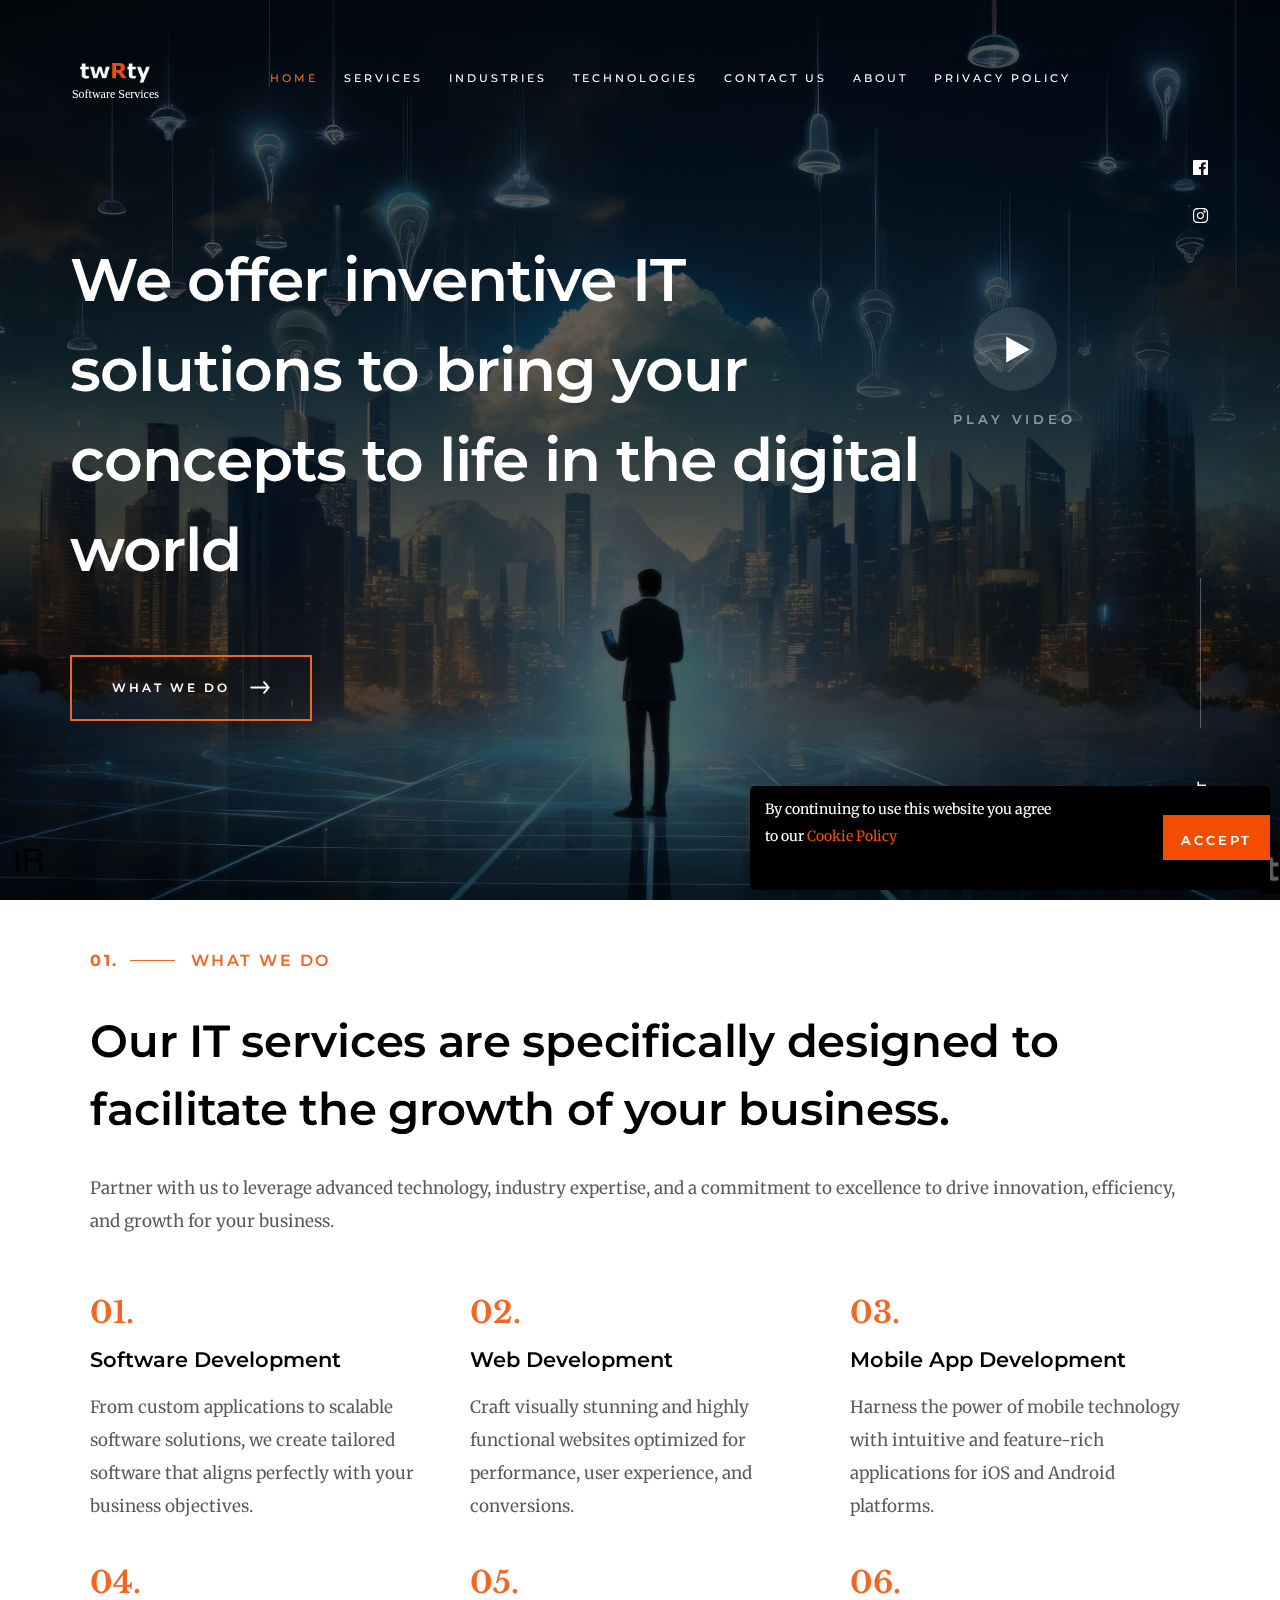
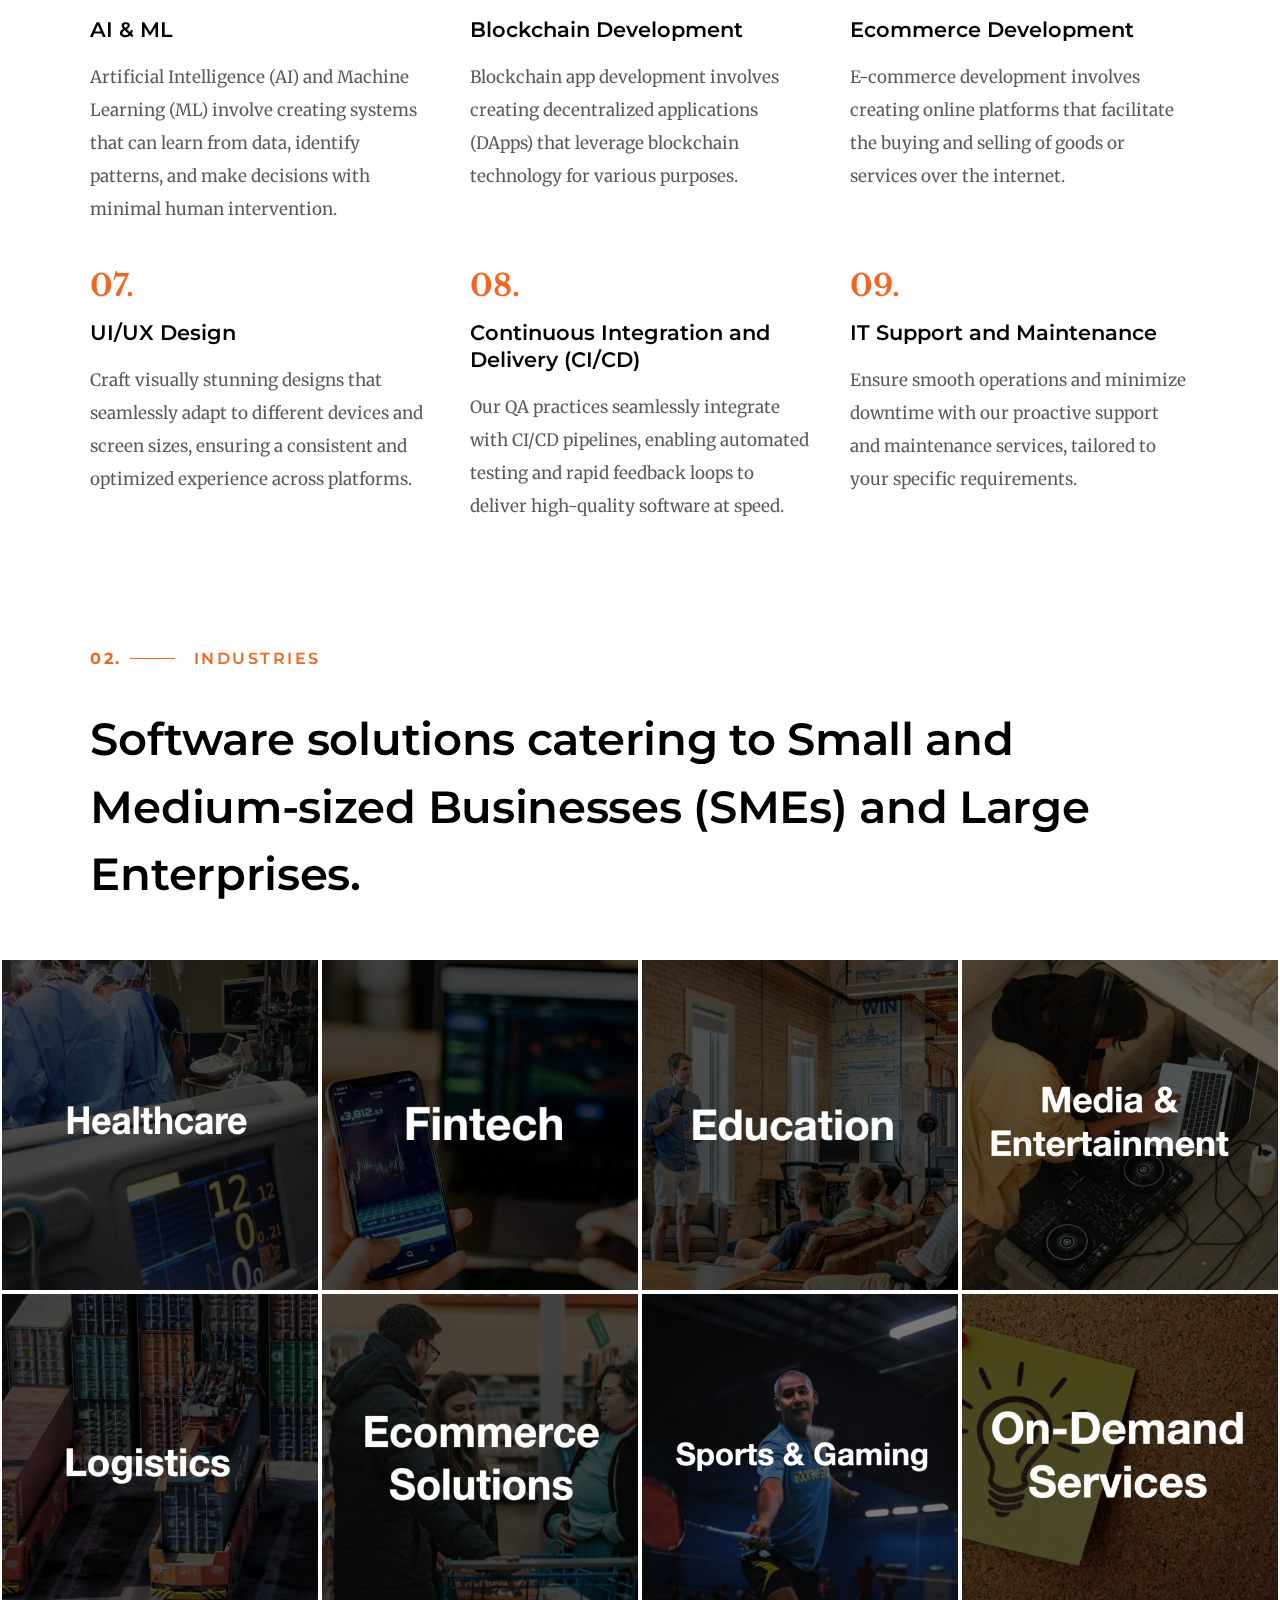
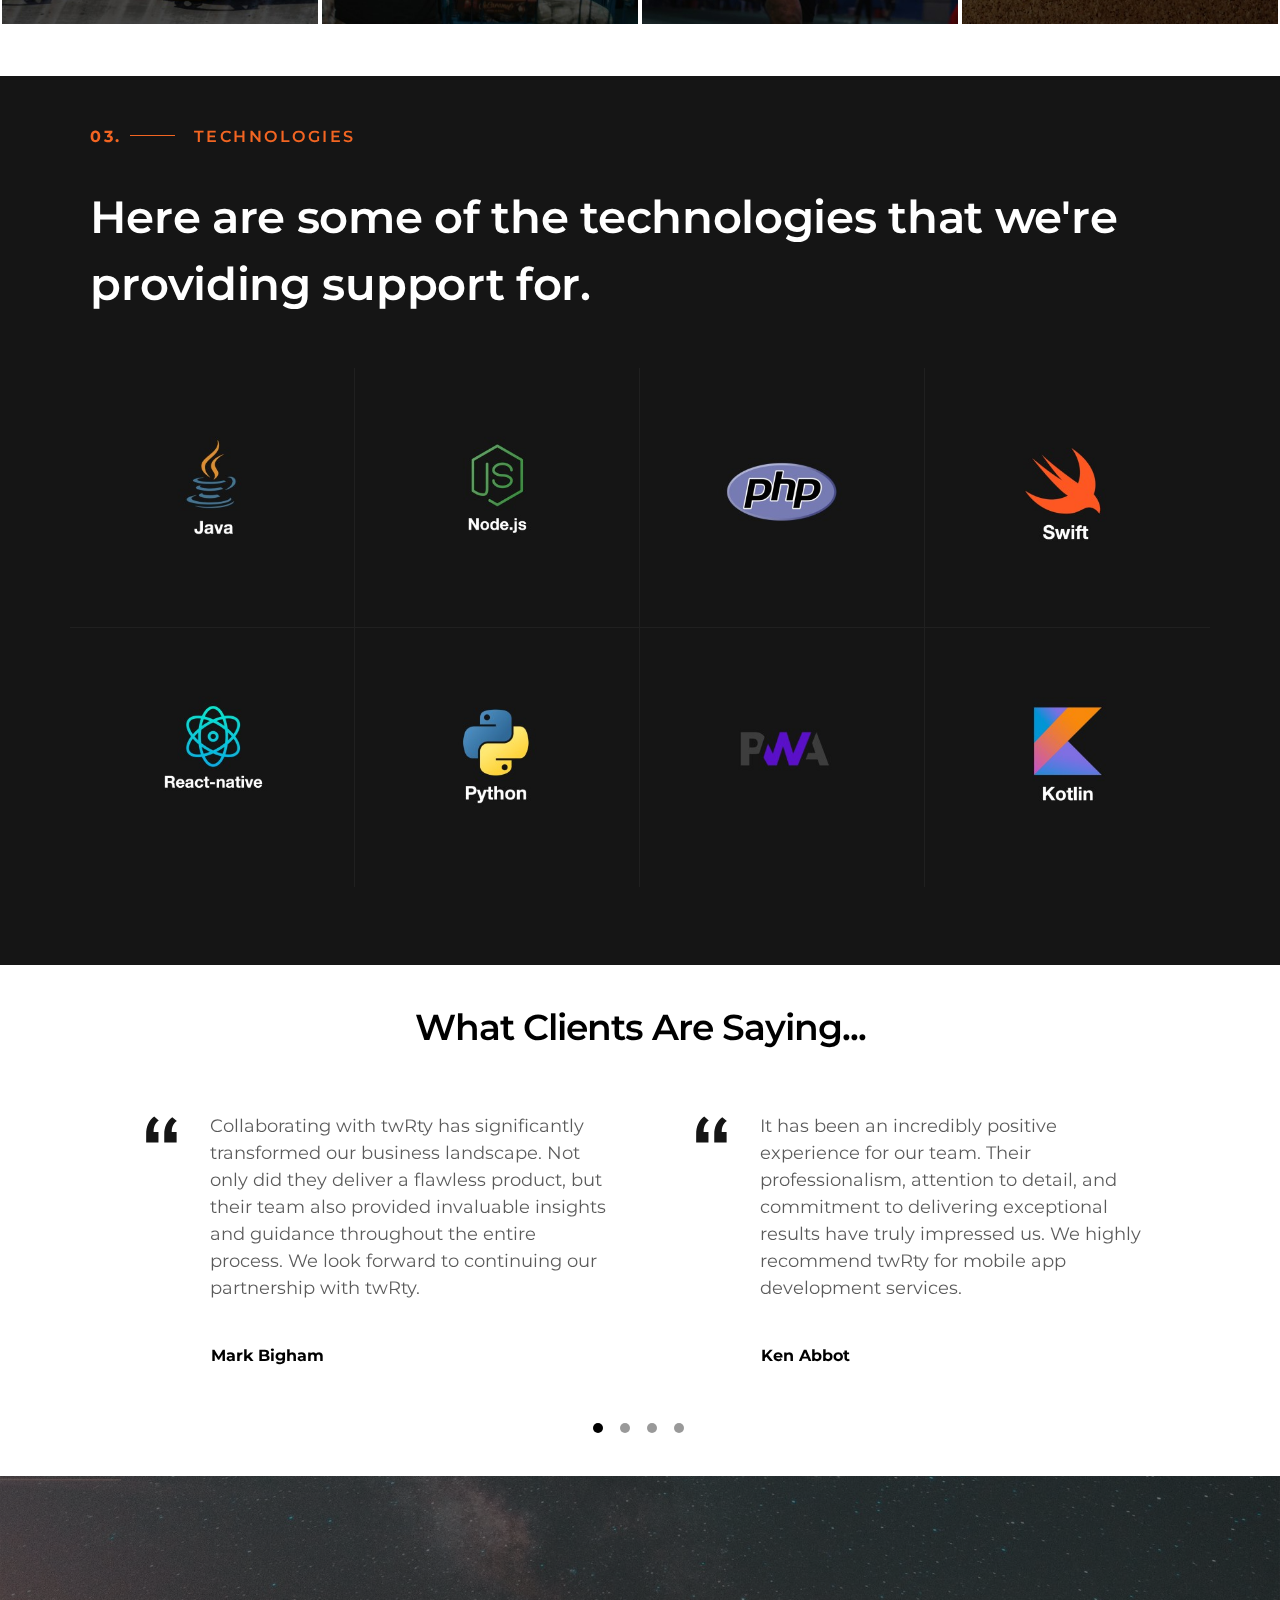
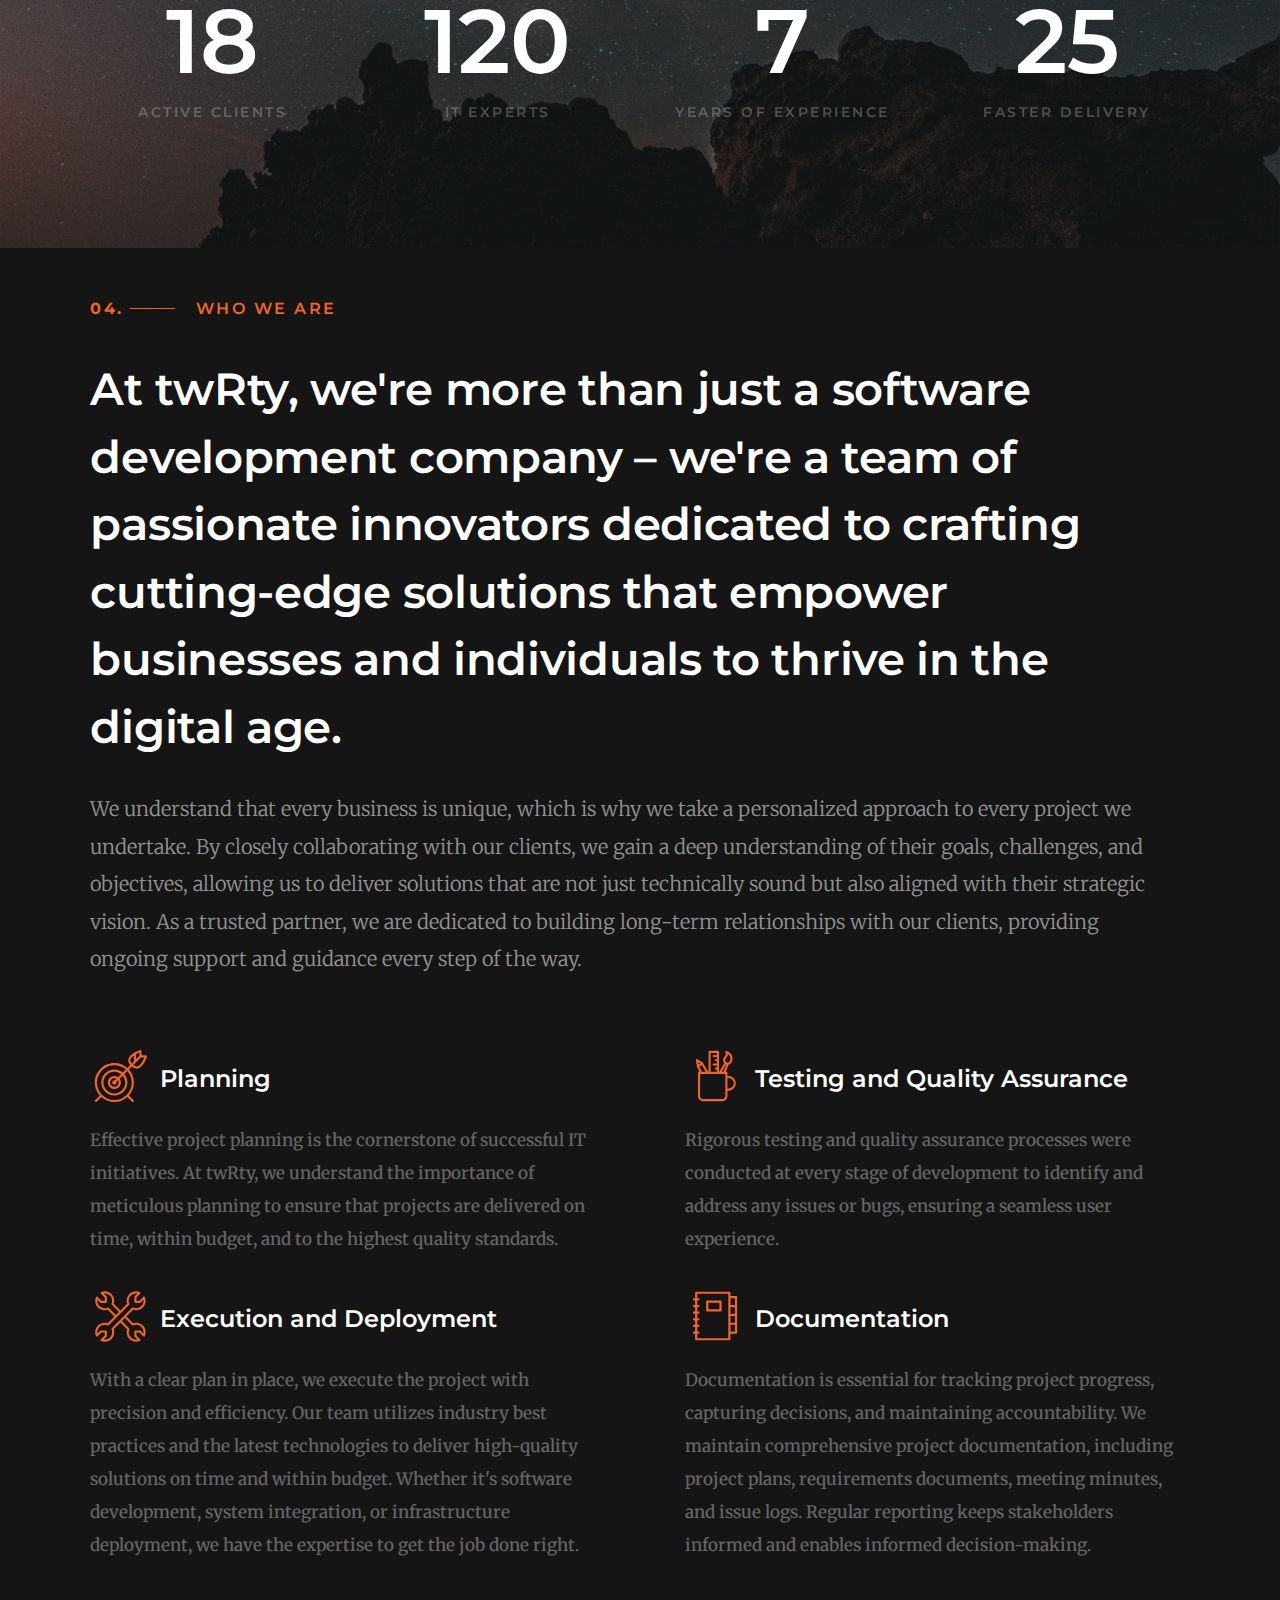
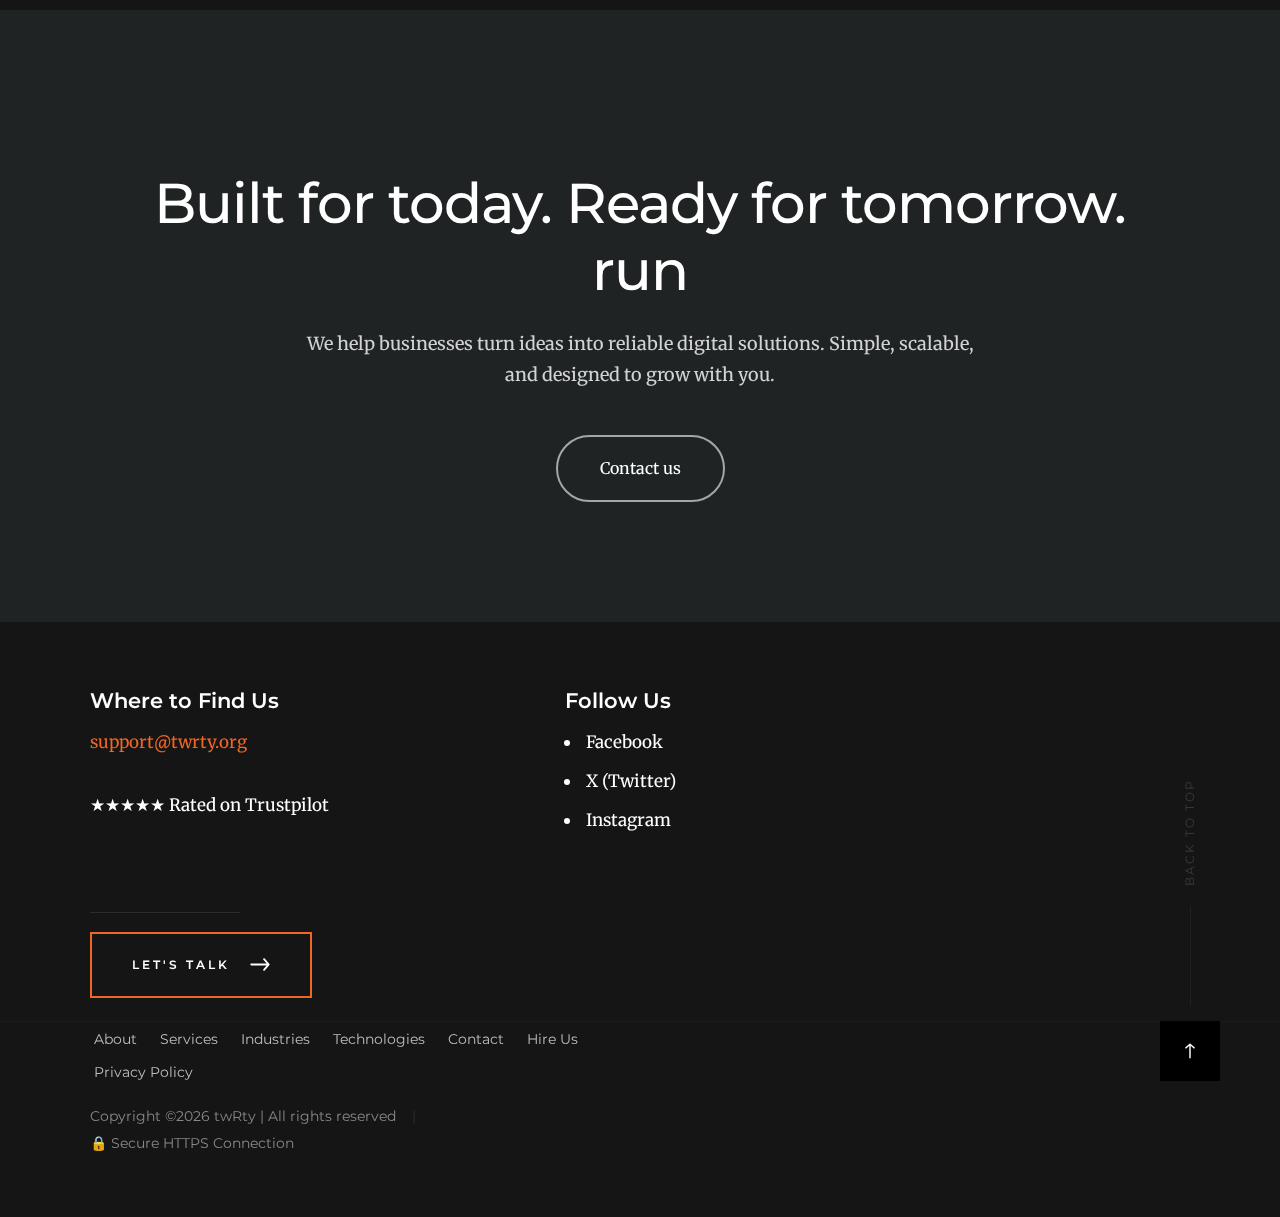
<file: index.html>
<!DOCTYPE html>
<html class="no-js" lang="en">
<head>

    <!--- basic page needs
    ================================================== -->
    <meta charset="utf-8">
    <title>twRty Software Services</title>
    <meta name="description" content="Our IT services are specifically designed to facilitate the growth of your business. Partner with us to leverage advanced technology, industry expertise, and a commitment to excellence.">
    <meta name="author" content="twRty">

    <!-- mobile specific metas
    ================================================== -->
    <meta name="viewport" content="width=device-width, initial-scale=1">

    <!-- favicons
    ================================================== -->
    <link rel="icon" href="images/favicon.ico">
    <link rel="apple-touch-icon" href="images/favicon.ico">
    <link rel="icon" type="image/x-icon" href="images/favicon.ico">
    
    <!-- ==================================================-->
    <link rel="canonical" href="https://twrty.org/" />
    
    <!-- CSS
    ================================================== -->
    <link rel="stylesheet" href="css/base.css">
    <link rel="stylesheet" href="css/vendor.css">
    <link rel="stylesheet" href="css/main.css">
    <link rel="stylesheet" href="https://maxcdn.bootstrapcdn.com/font-awesome/4.5.0/css/font-awesome.min.css">

    <!-- script
    ================================================== -->
    <script src="js/modernizr.js"></script>
    <script src="js/pace.min.js"></script>
    
    <style>
        .main {
        
        -webkit-touch-callout: none; /* iOS Safari */
          -webkit-user-select: none; /* Safari */
           -khtml-user-select: none; /* Konqueror HTML */
             -moz-user-select: none; /* Firefox */
              -ms-user-select: none; /* Internet Explorer/Edge */
                  user-select: none; /* Non-prefixed version, currently
                                        supported by Chrome and Opera */
        }
        
        .twitter-link {
            text-decoration: none; /* Remove underline */
            color: #1DA1F2; /* Twitter blue color */
            font-weight: bold;
          }
          .twitter-link i {
            margin-right: 5px; /* Add space between icon and text */
        
       
    </style>
      
</head>
<body id="top"; class="main">
    
    
    
    <!-- preloader
     ================================================== -->
    <!-- <div id="preloader">
        <div id="loader" class="dots-jump">
            <div></div>
            <div></div>
            <div></div>
        </div>
    </div>  -->


    <!-- header
    ================================================== -->
    <header class="s-header">

        <div class="row">

            <div class="header-logo">
                <a class="site-logo" href="/">
                    <img src="images/logo.png" alt="Homepage">
                    <span class="logo-text">Software Services</span>
                </a>
            </div>
            
            <nav class="header-nav-wrap">
                <ul class="header-nav">
                    <li class="current">
                        <a class="smoothscroll" href="#home" title="Home">Home</a>
                    </li>
                    <li>
                        <a class="smoothscroll" href="#services" title="Services">Services</a>
                    </li>
                    <li>
                        <a class="smoothscroll" href="#industries" title="Industries">Industries</a>
                    </li>
                    <li>
                        <a class="smoothscroll" href="#technologies" title="Technologies">Technologies</a>
                    </li>
                    <li>
                        <a href="Contact-Us.html" title="Contact Us">Contact Us</a>
                    </li>
                    <li>
                        <a class="smoothscroll" href="#about" title="About Us">About</a>
                    </li>
                    <li>
                        <a href="privacy-policy.html" title="Privacy Policy">Privacy Policy</a>
                    </li>
                </ul>
            </nav> <!-- end header-nav-wrap -->
            
            <a class="header-menu-toggle" href="#0">
                <span class="header-menu-icon"></span>
            </a>

        </div> <!-- end row -->

    </header> <!-- end s-header -->


    <!-- home
    ================================================== -->
    

    <section id="home" class="s-home page-hero target-section" data-parallax="scroll" data-image-src="images/software-bg.jpg" data-natural-width=3000 data-natural-height=2000 data-position-y=center alt="Software Solution">

        <div class="preload-images">
          <img src="images/software-bg.jpg" alt="Software Solution">
          <img src="images/iOT.jpg" alt="IOT Solution">
          <img src="images/homeAI.jpg" alt="Artificial Intelligence">
          <!-- Add more images to preload as needed -->
        </div>
        <div class="shadow-overlay"></div>

        <div class="home-content">

            <div class="row home-content__main">
               
                <h1 id="home-heading">
                    We offer inventive IT solutions to bring your concepts to life in the digital world
                </h1>

                <div class="home-content__button">
                    <a rel="canonical" href="#services" class="smoothscroll btn btn-animatedbg">
                        What We Do
                    </a>
                </div>

                <div class="home-content__video">
                    <a class="video-link" href="https://www.youtube.com/embed/tG64f2Auc2w?rel=0" data-lity>
                        <span class="video-icon"></span>
                        <span class="video-text">Play Video</span>
                    </a>
               
                </div>
<!--                <a rel="canonical" href="https://wa.me/917859974744" class="whatsapp_float" target="_blank" rel="noopener noreferrer">-->
<!--                    <i class="fa fa-whatsapp whatsapp-icon"></i>-->
<!--                </a>-->

            </div> <!-- end home-content__main -->

            <div class="home-content__scroll">
                <a href="#about" class="scroll-link smoothscroll">
                    About
                </a>
            </div>

        </div> <!-- end home-content -->

        <ul style="padding-top=20px;" class="home-social">
            <li>
                <a target=_blank  href="https://www.facebook.com/p/twRty-Software-Services-61560321221796/"><i class="fab fa-facebook-f" aria-hidden="true"></i><span>Facebook</span></a>
            </li>
<!--            <li>-->
<!--                <a target=_blank href="https://x.com/twRtySoftware"><i class="fa fa-twitter"></i><span>X</span></a>-->
<!--            </li>-->
            <li>
                <a target=_blank  href="https://www.instagram.com/twrtysoftware/?igsh=MW15bHp5emU0bnU1MA%3D%3D&utm_source=qr"><i class="fab fa-instagram" aria-hidden="true"></i><span>Instagram</span></a>
            </li>

        </ul> <!-- end home-social -->
        
    </section> <!-- end s-home -->
    <!-- services
    ================================================== -->
    <section id="services" class=" s-about target-section">

      
        <div class="row section-header">
            <div class="col-full">
                <h3 data-num="01" class="subhead">What We Do</h3>
                <h1 class="display-1">
                    Our IT services are specifically designed to facilitate the growth of your business.
                </h1>
                <p>
                    Partner with us to leverage advanced technology, industry expertise, and a commitment to excellence to drive innovation, efficiency, and growth for your business.
                </p>
            </div>
        </div>

        <div class="row services-list block-1-3 block-m-1-2 block-tab-full">

            <div class="col-block item-service">
                <h4>Software Development</h4>
                <p>
                From custom applications to scalable software solutions, we create tailored software that aligns perfectly with your business objectives.
                </p>
            </div>

            <div class="col-block item-service">
                <h4>Web Development</h4>
                <p>
                    Craft visually stunning and highly functional websites optimized for performance, user experience, and conversions.
                </p>
            </div>

            <div class="col-block item-service">
                <h4>Mobile App Development</h4>
                <p>
                    Harness the power of mobile technology with intuitive and feature-rich applications for iOS and Android platforms.
                </p>
            </div>

            <div class="col-block item-service">
                <h4>AI & ML</h4>
                <p>
                Artificial Intelligence (AI) and Machine Learning (ML) involve creating systems that can learn from data, identify patterns, and make decisions with minimal human intervention.

                </p>
            </div>
            
            <div class="col-block item-service">
                <h4>Blockchain Development</h4>
                <p>
                Blockchain app development involves creating decentralized applications (DApps) that leverage blockchain technology for various purposes.

                </p>
            </div>
            
            <div class="col-block item-service">
                <h4>Ecommerce Development</h4>
                <p>
                E-commerce development involves creating online platforms that facilitate the buying and selling of goods or services over the internet.

                </p>
            </div>
            
            <div class="col-block item-service">
                <h4>UI/UX Design</h4>
                <p>
                    Craft visually stunning designs that seamlessly adapt to different devices and screen sizes, ensuring a consistent and optimized experience across platforms.
                </p>
            </div>

            <div class="col-block item-service">
                <h4>Continuous Integration and Delivery (CI/CD)</h4>
                <p>
                    Our QA practices seamlessly integrate with CI/CD pipelines, enabling automated testing and rapid feedback loops to deliver high-quality software at speed.
                </p>
            </div>

            <div class="col-block item-service">
                <h4>IT Support and Maintenance</h4>
                <p>
                    Ensure smooth operations and minimize downtime with our proactive support and maintenance services, tailored to your specific requirements.

                </p>
            </div>
            
            

        </div> <!-- end services-list -->

    </section> <!-- end s-services -->


    <!-- Industries
    ================================================== -->
    <section id="industries" class="s-works target-section">

        <div class="row section-header">
            <div class="col-full">
                <h3 data-num="02" class="subhead">Industries</h3>
                <h1 class="display-1">
                    Software solutions catering to Small and Medium-sized Businesses (SMEs) and Large Enterprises.
                </h1>
            </div>
        </div>

        <div class="portfolio block-1-4 block-m-1-3 block-tab-1-2 collapse">
            
            <div class="col-block item-folio">

                <div class="item-folio__thumb">
                    <a href="healthcare.html" class="thumb-link" title="Healthcare" data-size="1050x700">
                        <img src="images/portfolio/healthcare.jpg"
                             srcset="images/portfolio/healthcare.jpg, images/portfolio/healthcare.jpg" alt="">
                    </a>
                </div>

                <div class="item-folio__text">
                    <h3 class="item-folio__title">
                        Healthcare
                    </h3>
                    <p class="item-folio__cat">
                    Web & App
                    </p>
                </div>

                <a href="healthcare.html" class="item-folio__project-link" title="Project link">
                    More Details
                </a>


            </div> <!-- end item-folio -->
            
            
            <div class="col-block item-folio">

                <div class="item-folio__thumb">
                    <a href="fintech.html" class="thumb-link" title="Fintech" data-size="1050x700">
                        <img src="images/portfolio/fintech.jpg"
                             srcset="images/portfolio/fintech.jpg, images/portfolio/fintech.jpg" alt="">
                    </a>
                </div>

                <div class="item-folio__text">
                    <h3 class="item-folio__title">
                        Fintech
                    </h3>
                    <p class="item-folio__cat">
                    Web & App
                    </p>
                </div>

                <a href="fintech.html" class="item-folio__project-link" title="Project link">
                    More Details
                </a>


            </div> <!-- end item-folio -->

            <div class="col-block item-folio">

                <div class="item-folio__thumb">
                    <a href="education.html" class="thumb-link" title="Education" data-size="1050x700">
                        <img src="images/portfolio/education.jpg"
                             srcset="images/portfolio/education.jpg, images/portfolio/education.jpg" alt="">
                    </a>
                </div>

                <div class="item-folio__text">
                    <h3 class="item-folio__title">
                        Education
                    </h3>
                    <p class="item-folio__cat">
                        Web & App
                    </p>
                </div>

                <a href="education.html" class="item-folio__project-link" title="Project link">
                    More Details
                </a>


            </div> <!-- end item-folio -->

            <div class="col-block item-folio">

                <div class="item-folio__thumb">
                    <a href="media.html" class="thumb-link" title="Media" data-size="1050x700">

                        <img src="images/portfolio/media.jpg"
                             srcset="images/portfolio/media.jpg, images/portfolio/media.jpg" alt="">
                    </a>
                </div>

                <div class="item-folio__text">
                    <h3 class="item-folio__title">
                        Media
                    </h3>
                    <p class="item-folio__cat">
                    Web & App
                    </p>
                </div>

                <a href="media.html" class="item-folio__project-link" title="Project link">
                    More Details
                </a>

            </div> <!-- end item-folio -->
            
            <div class="col-block item-folio">

                <div class="item-folio__thumb">
                    <a href="logistics.html" class="thumb-link" title="Logistics" data-size="1050x700">
                        <img src="images/portfolio/logistics.jpg"
                             srcset="images/portfolio/logistics.jpg, images/portfolio/logistics.jpg" alt="">
                    </a>
                </div>

                <div class="item-folio__text">
                    <h3 class="item-folio__title">
                        Logistics
                    </h3>
                    <p class="item-folio__cat">
                    Web & App
                    </p>
                </div>

                <a href="logistics.html" class="item-folio__project-link" title="Project link">
                    More Details
                </a>


            </div> <!-- end item-folio -->

            <div class="col-block item-folio">

                <div class="item-folio__thumb">
                    <a href="ecommerce.html" class="thumb-link" title="Ecommerce" data-size="1050x700">
                        <img src="images/portfolio/ecommerce.jpg"
                             srcset="images/portfolio/ecommerce.jpg, images/portfolio/ecommerce.jpg" alt="">
                    </a>
                </div>

                <div class="item-folio__text">
                    <h3 class="item-folio__title">
                        Ecommerce
                    </h3>
                    <p class="item-folio__cat">
                       Web & App
                    </p>
                </div>

                <a href="ecommerce.html" class="item-folio__project-link" title="Project link">
                    More Details
                </a>


            </div> <!-- end item-folio -->

            <div class="col-block item-folio">

                <div class="item-folio__thumb">
                    <a href="sports.html" class="thumb-link" title="Sports" data-size="1050x700">
                        <img src="images/portfolio/sports.jpg"
                             srcset="images/portfolio/sports.jpg, images/portfolio/sports.jpg" alt="">
                    </a>
                </div>

                <div class="item-folio__text">
                    <h3 class="item-folio__title">
                        Sports & Gaming
                    </h3>
                    <p class="item-folio__cat">
                    Web & App
                    </p>
                </div>

                <a href="sports.html" class="item-folio__project-link" title="Project link">
                    More Details
                </a>

                

            </div> <!-- end item-folio -->

            <div class="col-block item-folio">

                <div class="item-folio__thumb">
                    <a href="ondemand.html" class="thumb-link" title="OnDemand" data-size="1050x700">
                        <img src="images/portfolio/ondemand.jpg"
                             srcset="images/portfolio/ondemand.jpg, images/portfolio/ondemand.jpg" alt="">
                    </a>
                </div>

                <div class="item-folio__text">
                    <h3 class="item-folio__title">
                        On-Demand Services
                    </h3>
                    <p class="item-folio__cat">
                    Web & App
                    </p>
                </div>

                <a href="ondemand.html" class="item-folio__project-link" title="Project link">
                    More Details
                </a>


            </div> <!-- end item-folio -->

        </div> <!-- end portfolio -->
    </section> <!-- end s-works -->

    
    <!-- technologies
    ================================================== -->
    <section id="technologies" class="s-clients target-section">

        <div class="row section-header">
            <div class="col-full">
                <h3 data-num="03" class="subhead">Technologies</h3>
                <h1 class="display-1 display-1--light">Here are some of the technologies that we're providing support for.</h1>
            </div>
        </div>

        <div class="row clients-list block-1-4 block-tab-1-3 block-mob-1-2">

            <div class="col-block item-client">
                <a href="#0">
                    <img src="images/technologies/java.jpg" alt="">
                </a>
            </div>
            <div class="col-block item-client">
                <a href="#0">
                    <img src="images/technologies/node.jpg" alt="">
                </a>
            </div>
            <div class="col-block item-client">
                <a href="#0">
                    <img src="images/technologies/php.jpg" alt="">
                </a>
            </div>
            <div class="col-block item-client">
                <a href="#0">
                    <img src="images/technologies/swift.jpg" alt="">
                </a>
            </div>
            <div class="col-block item-client">
                <a href="#0">
                    <img src="images/technologies/react.jpg" alt="">
                </a>
            </div>
            <div class="col-block item-client">
                <a href="#0">
                    <img src="images/technologies/python.jpg" alt="">
                </a>
            </div>
            <div class="col-block item-client">
                <a href="#0">
                    <img src="images/technologies/pwa.jpg" alt="">
                </a>
            </div>
            <div class="col-block item-client">
                <a href="#0">
                    <img src="images/technologies/kotlin.jpg" alt="">
                </a>
            </div>

        </div> <!-- clients-list -->

    </section> <!-- end s-clients -->


    
    <div class="testimonials-wrap aos-init aos-animate" style="background-color: white;">
        <div class="row">
            <div class="col-full testimonials-header">
                <h2 class="h1">What Clients Are Saying...</h2>
            </div>
        </div>

        <div class="row testimonials">

            <div class="col-full testimonials__slider">

                <div class="testimonials__slide">
                    <span class="testimonials__icon"></span>
                    <p style="line-height: 1.5;">
                    Collaborating with twRty has significantly transformed our business landscape. Not only did they deliver a flawless product, but their team also provided invaluable insights and guidance throughout the entire process. We look forward to continuing our partnership with twRty.
                    </p>
                    <div class="testimonials__author">
                        <!-- <img src="images/avatars/user-01.jpg" alt="Author image" class="testimonials__avatar"> -->
                        <span class="testimonials__name">Mark Bigham</span>
                        <!-- <span class="testimonials__position">CEO, Apple</span> -->
                    </div>
                </div> <!-- end testimonials__slide -->

                <div class="testimonials__slide">
                    <span class="testimonials__icon"></span>
                    <p style="line-height: 1.5;">It has been an incredibly positive experience for our team. Their professionalism, attention to detail, and commitment to delivering exceptional results have truly impressed us. We highly recommend twRty for mobile app development services.</p>
                    <div class="testimonials__author">
                        <!-- <img src="images/avatars/user-05.jpg" alt="Author image" class="testimonials__avatar"> -->
                        <span class="testimonials__name">Ken Abbot</span>
                        <!-- <span class="testimonials__position">CEO, Google</span> -->
                    </div>
                </div> <!-- end testimonials__slide -->

                <div class="testimonials__slide">
                    <span class="testimonials__icon"></span>
                    <p style="line-height: 1.5;">Engaging with twRty has been an enriching experience for our business. Their proficiency in web development has not only elevated our online presence but also streamlined our operations.</p>
                    <div class="testimonials__author">
                        <!-- <img src="images/avatars/user-02.jpg" alt="Author image" class="testimonials__avatar"> -->
                        <span class="testimonials__name">Charlie</span>
                        <!-- <span class="testimonials__position">CEO, Microsoft</span> -->
                    </div>
                </div>
                
                <div class="testimonials__slide">
                    <span class="testimonials__icon"></span>
                    <p style="line-height: 1.5;">Working with the twRty has been an absolute pleasure. Their professionalism and dedication to resolving issues promptly have truly made a difference in our day-to-day operations. The team's technical expertise is commendable, as they consistently deliver effective solutions.</p>
                    <div class="testimonials__author">
                        <!-- <img src="images/avatars/user-02.jpg" alt="Author image" class="testimonials__avatar"> -->
                        <span class="testimonials__name">Kellan Paul</span>
                        <!-- <span class="testimonials__position">CEO, Microsoft</span> -->
                    </div>
                </div>
                
                
                
                <!-- end testimonials__slide -->
                
            </div> <!-- end testimonials__slider -->

        </div> <!-- end testimonials -->

    </div> <!-- end testimonials-wrap -->
    <!-- stats
    ================================================== -->
    <section id="stats" class="s-stats">

        <div class="row stats-block block-1-4 block-m-1-2 block-mob-full">
                
            <div class="col-block item-stats">
                <div class="item-stats__count" id="active-clients">18</div>
                <h5>Active Clients</h5>
            </div> 
    
            <div class="col-block item-stats">
                <div class="item-stats__count" id = "active-experts">120</div>
                <h5>IT experts</h5>
            </div>
            <div class="col-block item-stats">
                <div class="item-stats__count" id = "active-years">7</div>
                <h5>Years of experience</h5>
            </div>
            <div class="col-block item-stats">
                <div class="item-stats__count">25</div>
                <h5>Faster Delivery</h5>
            </div>

        </div> <!-- end stats -->

    </section> <!-- end s-stats -->


        <!-- about
    ================================================== -->
    <section id="about" class="s-services target-section">
        <div class="row section-header">
            <div class="col-full">
                <h3 data-num="04" class="subhead">Who We Are</h3>
                <h3 class="display-1 display-1--light">
                    At twRty, we're more than just a software development company – we're a team of passionate innovators dedicated to crafting cutting-edge solutions that empower businesses and individuals to thrive in the digital age.
                </h3>
                <p class="lead lead-light">
                    We understand that every business is unique, which is why we take a personalized approach to every project we undertake.
                    By closely collaborating with our clients, we gain a deep understanding of their goals, challenges, and objectives, allowing us to deliver solutions that are not just technically sound but also aligned with their strategic vision. As a trusted partner, we are dedicated to building long-term relationships with our clients, providing ongoing support and guidance every step of the way.
                </p>
            </div>
        </div>

        <div class="row about-process block-1-2 block-tab-full">

            <div class="col-block item-process">
                <div class="item-process__header item-process__header--planning">
                    <h3 style="color: white;">Planning</h3>
                </div>
                <p style="color: white;">
                    Effective project planning is the cornerstone of successful IT initiatives. At twRty, we understand the importance of meticulous planning to ensure that projects are delivered on time, within budget, and to the highest quality standards.                </p>
            </div>
            <div class="col-block item-process">
                <div class="item-process__header item-process__header--branding">
                    <h3 style="color: white;">Testing and Quality Assurance</h3>
                </div>
                <p style="color: white;">
                     Rigorous testing and quality assurance processes were conducted at every stage of development to identify and address any issues or bugs, ensuring a seamless user experience.                </p>
            </div>
            <div class="col-block item-process">
                <div class="item-process__header item-process__header--implementation">
                    <h3 style="color: white;">Execution and Deployment</h3>
                </div>
                <p style="color: white;">
                    With a clear plan in place, we execute the project with precision and efficiency. Our team utilizes industry best practices and the latest technologies to deliver high-quality solutions on time and within budget. Whether it's software development, system integration, or infrastructure deployment, we have the expertise to get the job done right.                </p>
            </div>
            <div class="col-block item-process">
                <div class="item-process__header item-process__header--documentation">
                    <h3 style="color: white">Documentation</h3>
                </div>
                <p style="color: white;">
                    Documentation is essential for tracking project progress, capturing decisions, and maintaining accountability. We maintain comprehensive project documentation, including project plans, requirements documents, meeting minutes, and issue logs. Regular reporting keeps stakeholders informed and enables informed decision-making.
                </p>
            </div>
        </div>  <!-- end about-process -->

    </section> <!-- end s-about -->


    <section id="contact-cta" class="contact-cta">
        <div class="cta-content">
            <h1>Built for today. Ready for tomorrow.<br>run</h1>

            <p>
            We help businesses turn ideas into reliable digital solutions.
            Simple, scalable, and designed to grow with you.
            </p>

            <a href="/Contact-Us.html" class="cta-btn">Contact us</a>
        </div>
    </section>
    

        <div class="row contact-infos">

            <div class="col-five md-seven tab-full contact-address">
                <h4 style="color:#fff;">Where to Find Us</h4>
                <p>
                <a href="mailto:support@twrty.org">support@twrty.org</a>
                </p>
                <div class="trust-badges">
                  <a href="https://www.trustpilot.com/review/twrty.org" target="_blank" rel="noopener">
                    ★★★★★ Rated on Trustpilot
                  </a>
                </div>
            </div>

            
            <div class="col-three md-five tab-full contact-social">
                <h4 style="color:#fff;">Follow Us</h4>

                <ul class="contact-list">
                    <li><a target=_blank  href="https://www.facebook.com/p/twRty-Software-Services-61560321221796/">Facebook</a></li>
                    <li><a target=_blank  href="https://x.com/twRtySoftware">X (Twitter)</a></li>
                    <li><a target=_blank href="https://www.instagram.com/twrtysoftware/?igsh=MW15bHp5emU0bnU1MA%3D%3D&utm_source=qr">Instagram</a></li>
                </ul>
            </div>
            
            

        </div> <!-- end contact-infos -->

        <div class="row contact-bottom">
            <div class="col-five tab-full contact-button">
                <a href="#contact" class="smoothscroll btn btn-animatedbg">
                    Let's Talk 
                </a>
            </div>

<!--            <div class="col-six tab-full contact-subscribe">-->
<!--                <h4 style="color: rgba(255, 255, 255, 0.25);">Subscribe</h4>-->
<!---->
<!--                <form id="mc-form" class="group mc-form" novalidate="true">-->
<!--                    <input type="email" value="" name="EMAIL" class="email" id="mc-email" placeholder="Email Address" required="">-->
<!--                    <input type="submit" name="subscribe" value="Subscribe">-->
<!--                    <label for="mc-email" class="subscribe-message"></label>-->
<!--                </form>-->
<!--            </div>-->
        </div> <!-- end contact-button -->

        
        
    </section> <!-- end s-contact -->


    <!-- footer
    ================================================== -->
    <footer>

        <div class="row">

            <!-- Left: Vertical links -->

            <!-- Right: Horizontal links -->
            <div class="col-six tab-full footer-links-horizontal">
                <ul>
                    <li><a class="smoothscroll" href="#about">About</a></li>
                    <li><a class="smoothscroll" href="#services">Services</a></li>
                    <li><a class="smoothscroll" href="#industries">Industries</a></li>
                    <li><a class="smoothscroll" href="#technologies">Technologies</a></li>
                    <li><a class="smoothscroll" href="#contact">Contact</a></li>
                    <li><a href="Hire-Us.html">Hire Us</a></li>
                    <li><a href="privacy-policy.html">Privacy Policy</a></li>
                </ul>

                <div class="cl-copyright">
                    <span>
                        Copyright &copy;<script>document.write(new Date().getFullYear());</script>
                        twRty | All rights reserved
                    </span>
                    <span>🔒 Secure HTTPS Connection</span>
                </div>
            </div>

        </div>

        <div class="cl-go-top">
            <a class="smoothscroll" title="Back to Top" href="#top"></a>
        </div>

    </footer>



    <!-- photoswipe background
    ================================================== -->
    <div aria-hidden="true" class="pswp" role="dialog" tabindex="-1">

        <div class="pswp__bg"></div>
        <div class="pswp__scroll-wrap">

            <div class="pswp__container">
                <div class="pswp__item"></div>
                <div class="pswp__item"></div>
                <div class="pswp__item"></div>
            </div>

            <div class="pswp__ui pswp__ui--hidden">
                <div class="pswp__top-bar">
                    <div class="pswp__counter"></div><button class="pswp__button pswp__button--close" title="Close (Esc)"></button> <button class="pswp__button pswp__button--share" title=
                    "Share"></button> <button class="pswp__button pswp__button--fs" title="Toggle fullscreen"></button> <button class="pswp__button pswp__button--zoom" title=
                    "Zoom in/out"></button>
                    <div class="pswp__preloader">
                        <div class="pswp__preloader__icn">
                            <div class="pswp__preloader__cut">
                                <div class="pswp__preloader__donut"></div>
                            </div>
                        </div>
                    </div>
                </div>
                <div class="pswp__share-modal pswp__share-modal--hidden pswp__single-tap">
                    <div class="pswp__share-tooltip"></div>
                </div><button class="pswp__button pswp__button--arrow--left" title="Previous (arrow left)"></button> <button class="pswp__button pswp__button--arrow--right" title=
                "Next (arrow right)"></button>
                <div class="pswp__caption">
                    <div class="pswp__caption__center"></div>
                </div>
            </div>

        </div>

    </div><!-- end photoSwipe background -->

    <div id="cookie-consent" class="cookie-consent" style="display: none;">
            <p>By continuing to use this website you agree to our <a href="https://twrty.org/privacy-policy.html" target="_blank">Cookie Policy</a></p>
            <button onclick="acceptCookies()">Accept</button>
    </div>

    <!-- Java Script
    ================================================== -->
    <script src="js/jquery-3.2.1.min.js"></script>
    <script src="js/plugins.js"></script>
    <script src="js/main.js"></script>
    
    <script>
      // Array of image URLs
      const images = ["images/homeAI.jpg", "images/iOT.jpg", "images/software-bg.jpg"]; // Add more image URLs as needed
      const texts = [
          "Revolutionize your business with AI-powered solutions.",
          "IoT: Transforming businesses with data-driven insights.",
          "We offer inventive IT solutions to bring your concepts to life in the digital world"
        ]; // Add corresponding text content as needed
        const homeHeading = document.getElementById("home-heading");

      // Get the section element
      const section = document.getElementById("home");

      let currentIndex = 0;
      // Function to change background image
      function changeBackgroundImage() {
          // Get the URL of the image at the current index
          const imageUrl = images[currentIndex];
          const textContent = texts[currentIndex];
          // Set the background image of the section
          section.style.backgroundImage = `url(${imageUrl})`;
          homeHeading.textContent = textContent;
          // Increment the current index
          currentIndex++;
          // Reset index if it exceeds the length of the images array
          if (currentIndex >= images.length) {
            currentIndex = 0;
          }
      }

      // Call the function every 5 seconds (adjust as needed)
      setInterval(changeBackgroundImage, 6000);
    </script>
    
    <script>
        
        // Function to hide the cookie consent popup
        function hideCookieConsent() {
            const consentPopup = document.getElementById('cookie-consent');
            if (consentPopup) {
                consentPopup.style.display = 'none';
            }
        }

        // Function to display the cookie consent popup
        function displayCookieConsent() {
            const consentPopup = document.getElementById('cookie-consent');
            if (consentPopup) {
                consentPopup.style.display = 'block';
            }
        }

        // Event listener for when the window finishes loading
        window.onload = function() {
            // Check if user has already given consent
            if (!checkCookieConsent()) {
                displayCookieConsent(); // Display the cookie consent popup if consent has not been given
            }else{
                hideCookieConsent();
            }
        };

        // Example function called when user accepts cookies (usually called from a button click)
        function acceptCookies() {
            setCookieConsent();
        }
        
        function checkCookieConsent() {
            const consentStatus = localStorage.getItem('cookie_consent');
            return consentStatus === 'true';
        }

        // Function to set cookie consent in localStorage
        function setCookieConsent() {
            localStorage.setItem('cookie_consent', 'true');
            hideCookieConsent(); // Hide the cookie consent popup after consent is given
        }

    </script>
    
</body>
</file>
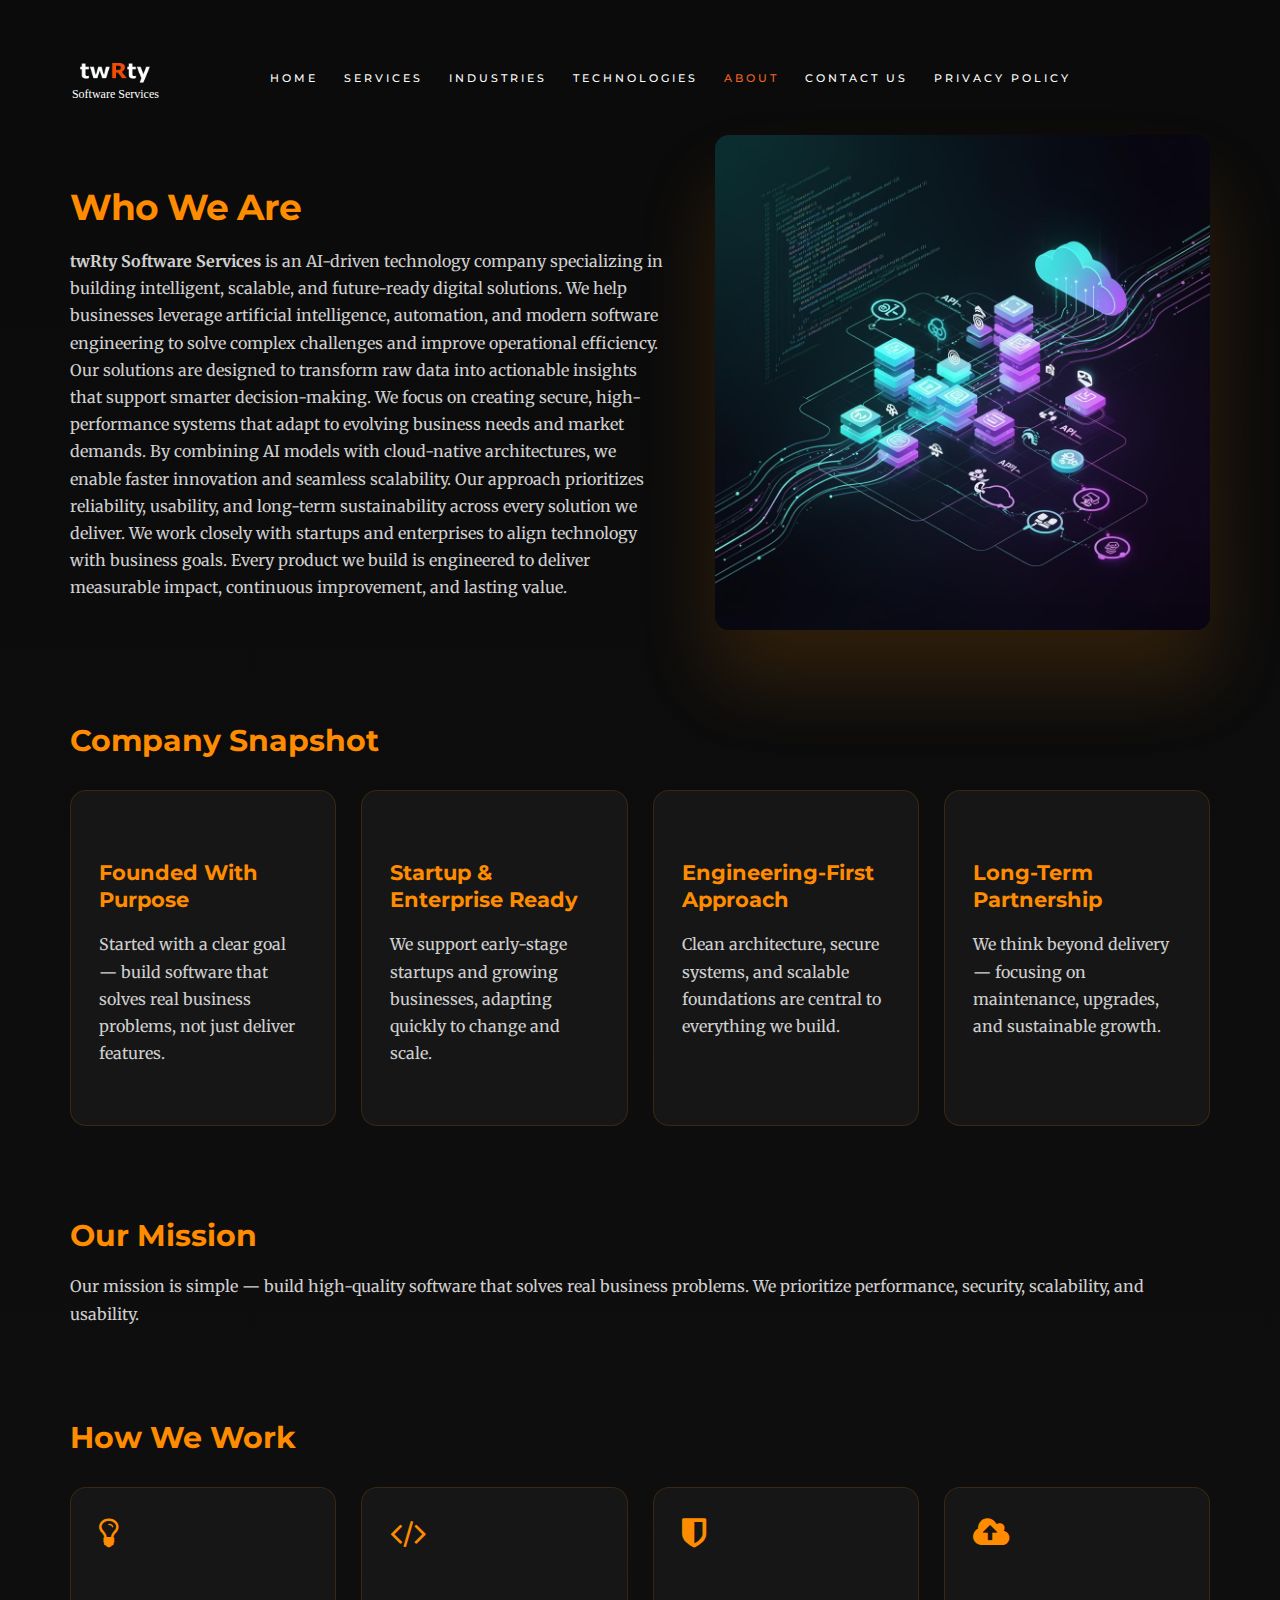
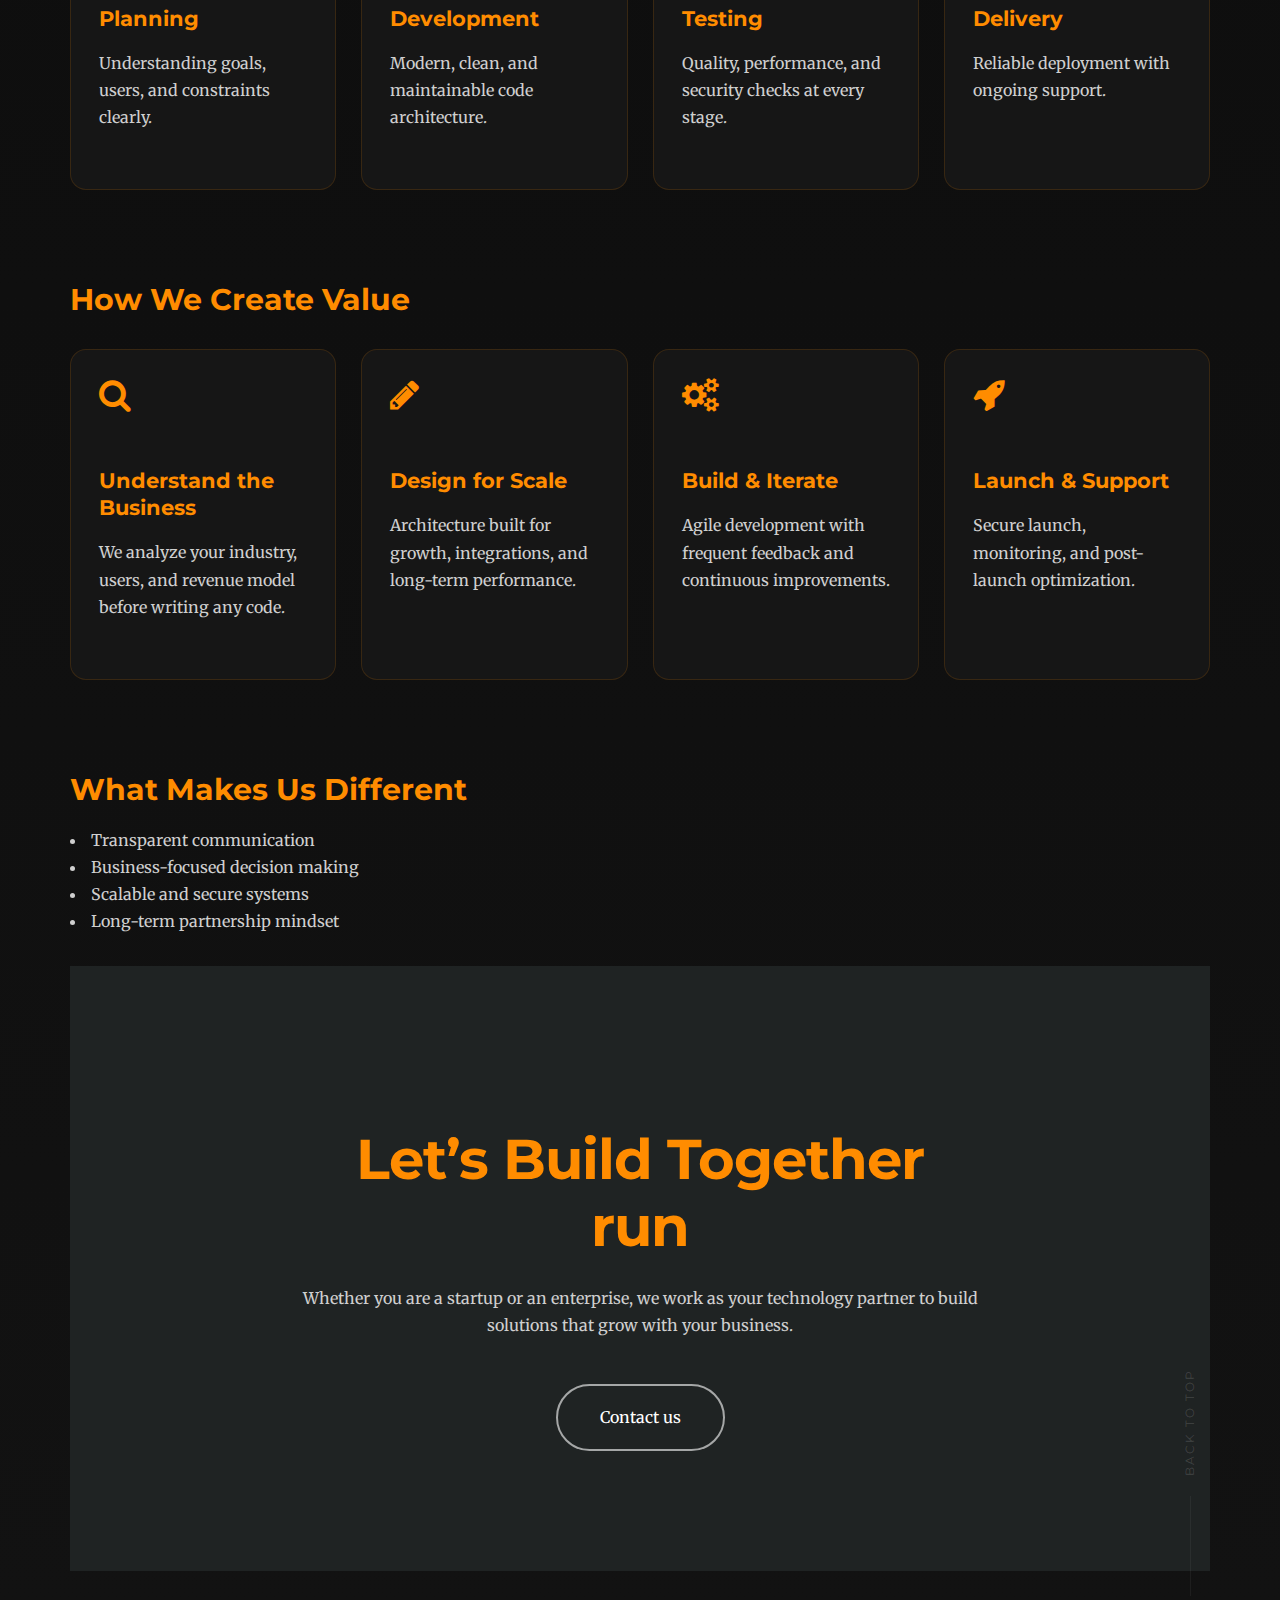
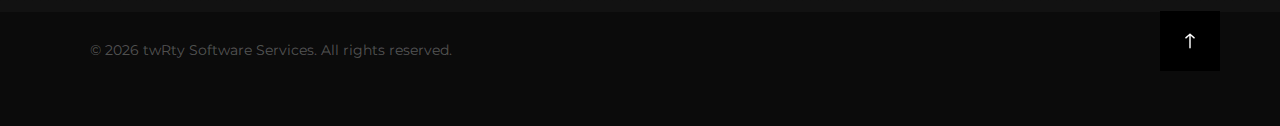
<file: about.html>
<!DOCTYPE html>
<html class="no-js" lang="en">
<head>

<meta charset="utf-8">
<title>About Us | twRty Software Services</title>
<meta name="description" content="About twRty Software Services">

<meta name="viewport" content="width=device-width, initial-scale=1">

<link rel="stylesheet" href="css/base.css">
<link rel="stylesheet" href="css/vendor.css">
<link rel="stylesheet" href="css/main.css">
<link rel="stylesheet" href="https://maxcdn.bootstrapcdn.com/font-awesome/4.5.0/css/font-awesome.min.css">

<script src="js/modernizr.js"></script>
<script src="js/pace.min.js"></script>

<style>
body {
  background: #0b0b0b;
  color: #e5e5e5;
}
    
body {
-webkit-user-select: none;
-moz-user-select: none;
-ms-user-select: none;
user-select: none;
}

.main {
  margin-top: 135px;
  padding: 0 70px 40px;
  background: linear-gradient(180deg, #0b0b0b, #121212);
}

@media (max-width: 768px) {
  .main {
    padding: 0 20px 30px;
  }
}

.content {
  max-width: 1500px;
  margin: auto;
}

    .main h1,
    .main h2,
    .main h4 {
        color: #ff8c00;
        font-weight: 700;
    }

    .main p,
    .main li {
        color: #cfcfcf;
        font-size: 16px;
        line-height: 1.7;
    }

/* HERO */
.hero {
  display: grid;
  grid-template-columns: 1.2fr 1fr;
  gap: 50px;
  align-items: center;
  margin-bottom: 80px;
}

.hero img {
  max-width: 100%;
  border-radius: 14px;
  box-shadow: 0 50px 80px rgba(255,140,0,0.15);
}

@media (max-width: 768px) {
  .hero {
    grid-template-columns: 1fr;
    text-align: center;
  }
}

/* GRID CARDS */
.card-grid {
  display: grid;
  grid-template-columns: repeat(auto-fit, minmax(260px, 1fr));
  gap: 25px;
  margin-top: 30px;
}

.card {
  background: #161616;
  border-radius: 16px;
  padding: 28px;
  border: 1px solid rgba(255,140,0,0.15);
}

.card i {
  font-size: 34px;
  color: #ff8c00;
  margin-bottom: 15px;
}

/* IMAGE SECTIONS */
.image-block img {
  max-width: 100%;
  border-radius: 14px;
  margin: 30px auto;
  display: block;
}
</style>

</head>

<body id="top" class="page-about">

<!-- HEADER (SAME AS OTHERS) -->
<header class="s-header">
  <div class="row">
    <div class="header-logo">
      <a class="site-logo" href="index.html">
        <img src="images/logo.png" alt="Homepage">
        <span class="logo-text">Software Services</span>
      </a>
    </div>

    <nav class="header-nav-wrap">
      <ul class="header-nav">
        <li><a href="/">Home</a></li>
        <li><a href="/#services">Services</a></li>
        <li><a href="/#industries">Industries</a></li>
        <li><a href="/#technologies">Technologies</a></li>
        <li class="nav-about"><a href="about.html">About</a></li>
        <li><a href="Contact-Us.html">Contact Us</a></li>
        <li><a href="privacy-policy.html">Privacy Policy</a></li>
      </ul>
    </nav>

    <a class="header-menu-toggle" href="#0">
      <span class="header-menu-icon"></span>
    </a>
  </div>
</header>

<!-- MAIN -->
<div class="content">
  <div class="main">

      <!-- HERO -->
      <section class="hero hero-with-image">
        <div class="hero-text">
          <h1>Who We Are</h1>
          <p>
            <strong>twRty Software Services</strong> is an AI-driven technology company specializing in building intelligent, scalable, and future-ready digital solutions.
            We help businesses leverage artificial intelligence, automation, and modern software engineering to solve complex challenges and improve operational efficiency.
            Our solutions are designed to transform raw data into actionable insights that support smarter decision-making.
            We focus on creating secure, high-performance systems that adapt to evolving business needs and market demands.
            By combining AI models with cloud-native architectures, we enable faster innovation and seamless scalability.
            Our approach prioritizes reliability, usability, and long-term sustainability across every solution we deliver.
            We work closely with startups and enterprises to align technology with business goals.
            Every product we build is engineered to deliver measurable impact, continuous improvement, and lasting value.
          </p>
        </div>

        <div class="hero-image">
          <img src="images/custom-solutions.jpg" alt="About twRty Software Services">
        </div>
      </section>

    <!-- COMPANY SNAPSHOT -->
    <section>
      <h2>Company Snapshot</h2>

      <div class="card-grid">
        <div class="card">
          <h4>Founded With Purpose</h4>
          <p>
            Started with a clear goal — build software that solves real
            business problems, not just deliver features.
          </p>
        </div>

        <div class="card">
          <h4>Startup & Enterprise Ready</h4>
          <p>
            We support early-stage startups and growing businesses,
            adapting quickly to change and scale.
          </p>
        </div>

        <div class="card">
          <h4>Engineering-First Approach</h4>
          <p>
            Clean architecture, secure systems, and scalable foundations
            are central to everything we build.
          </p>
        </div>

        <div class="card">
          <h4>Long-Term Partnership</h4>
          <p>
            We think beyond delivery — focusing on maintenance,
            upgrades, and sustainable growth.
          </p>
        </div>
      </div>
    </section>

    <!-- MISSION -->
    <section style="margin-top:90px;">
      <h2>Our Mission</h2>
      <p>
        Our mission is simple — build high-quality software that solves real business
        problems. We prioritize performance, security, scalability, and usability.
      </p>
    </section>

    <!-- HOW WE WORK -->
    <section style="margin-top:90px;">
      <h2>How We Work</h2>

      <div class="card-grid">
        <div class="card">
          <i class="fa fa-lightbulb-o"></i>
          <h4>Planning</h4>
          <p>Understanding goals, users, and constraints clearly.</p>
        </div>

        <div class="card">
          <i class="fa fa-code"></i>
          <h4>Development</h4>
          <p>Modern, clean, and maintainable code architecture.</p>
        </div>

        <div class="card">
          <i class="fa fa-shield"></i>
          <h4>Testing</h4>
          <p>Quality, performance, and security checks at every stage.</p>
        </div>

        <div class="card">
          <i class="fa fa-cloud-upload"></i>
          <h4>Delivery</h4>
          <p>Reliable deployment with ongoing support.</p>
        </div>
      </div>
    </section>

    <!-- VALUE CREATION -->
    <section style="margin-top:90px;">
      <h2>How We Create Value</h2>

      <div class="card-grid">
        <div class="card">
          <i class="fa fa-search"></i>
          <h4>Understand the Business</h4>
          <p>
            We analyze your industry, users, and revenue model
            before writing any code.
          </p>
        </div>

        <div class="card">
          <i class="fa fa-pencil"></i>
          <h4>Design for Scale</h4>
          <p>
            Architecture built for growth, integrations,
            and long-term performance.
          </p>
        </div>

        <div class="card">
          <i class="fa fa-cogs"></i>
          <h4>Build & Iterate</h4>
          <p>
            Agile development with frequent feedback
            and continuous improvements.
          </p>
        </div>

        <div class="card">
          <i class="fa fa-rocket"></i>
          <h4>Launch & Support</h4>
          <p>
            Secure launch, monitoring, and post-launch optimization.
          </p>
        </div>
      </div>
    </section>

    <!-- DIFFERENTIATORS -->
    <section style="margin-top:90px;">
      <h2>What Makes Us Different</h2>
      <ul>
        <li>Transparent communication</li>
        <li>Business-focused decision making</li>
        <li>Scalable and secure systems</li>
        <li>Long-term partnership mindset</li>
      </ul>
    </section>

    <!-- FINAL CTA -->
    
    <section id="contact-cta" class="contact-cta">
        <div class="cta-content">
            <h1>Let’s Build Together<br>run</h1>

            <p>
            Whether you are a startup or an enterprise, we work as your
            technology partner to build solutions that grow with your business.
            </p>

            <a href="/Contact-Us.html" class="cta-btn">Contact us</a>
        </div>
    </section>

  </div>
</div>


<!-- FOOTER -->
<footer>
  <div class="row">
    <div class="col-full cl-copyright">
      <span>
        © <script>document.write(new Date().getFullYear());</script>
        twRty Software Services. All rights reserved.
      </span>
    </div>
  </div>

  <div class="cl-go-top">
    <a class="smoothscroll" href="#top"></a>
  </div>
</footer>

<script src="js/jquery-3.2.1.min.js"></script>
<script src="js/plugins.js"></script>
<script src="js/main.js"></script>

</body>
</html>
</file>
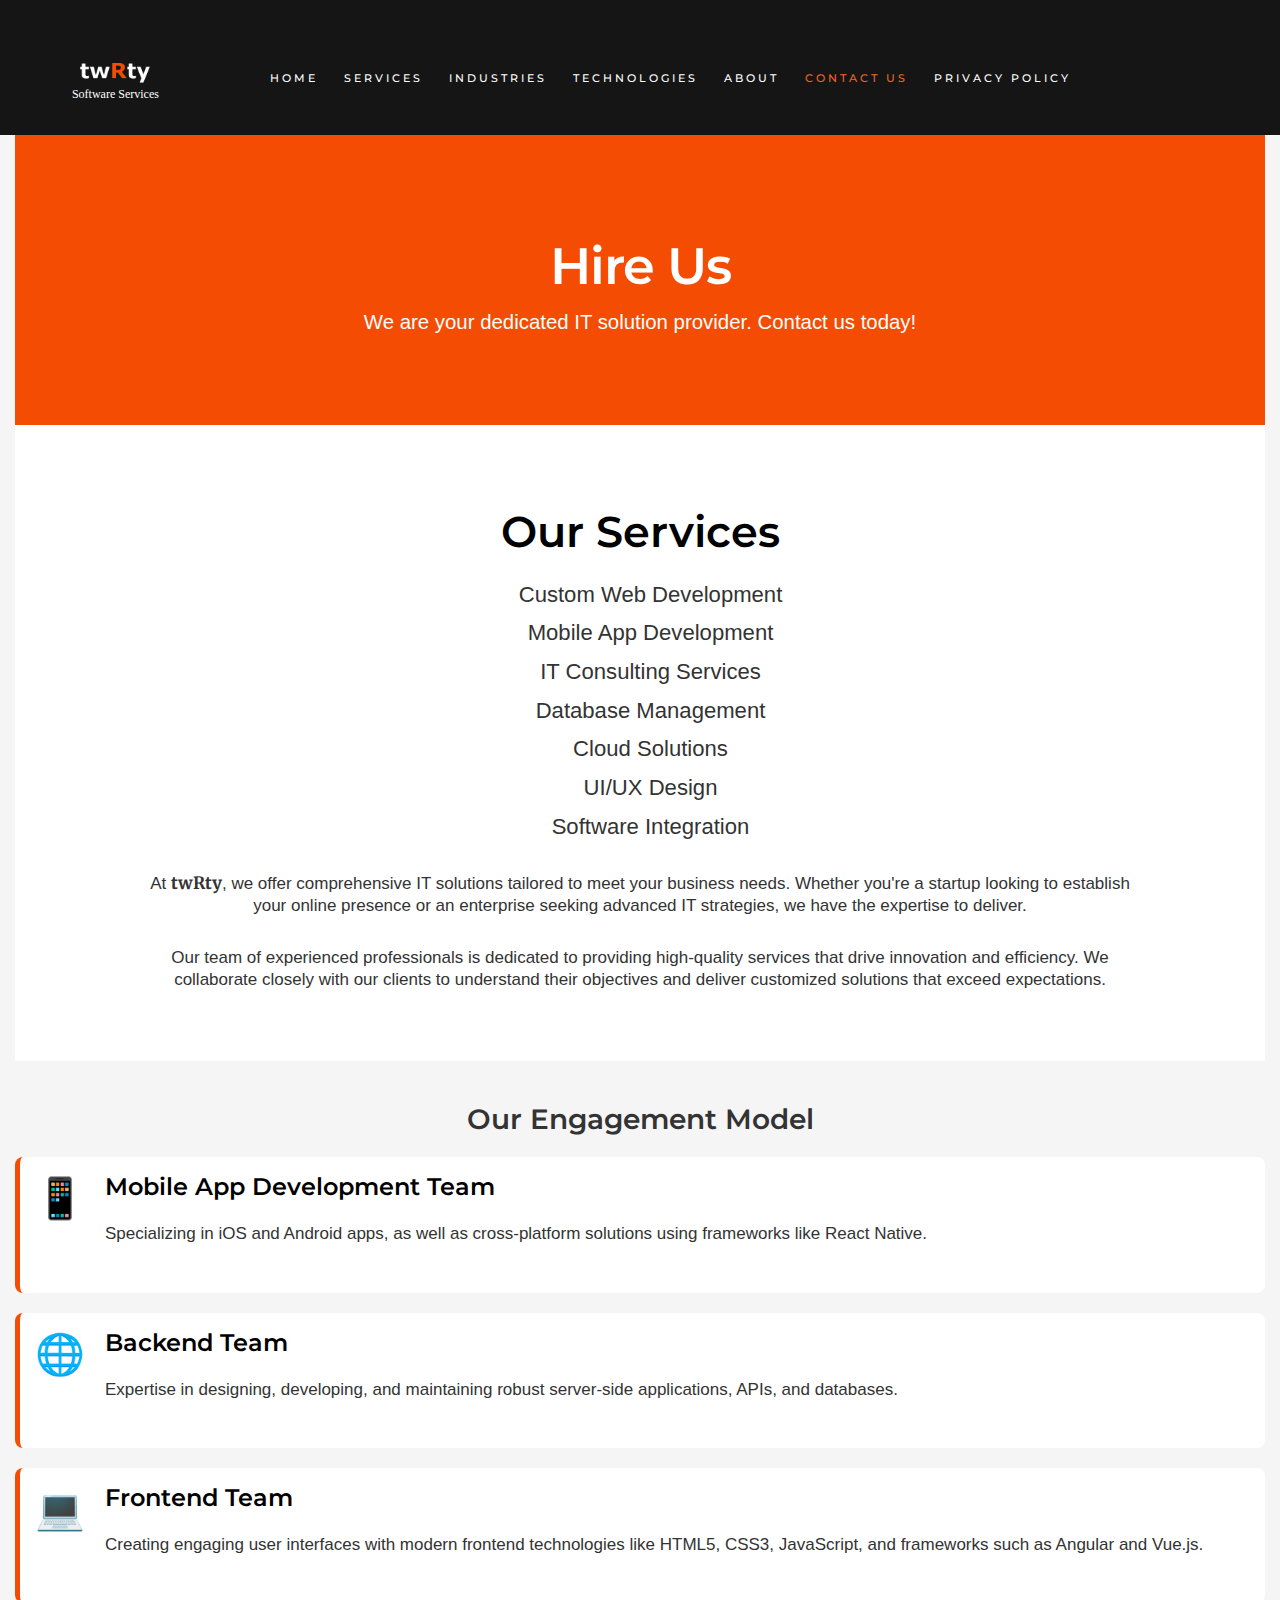
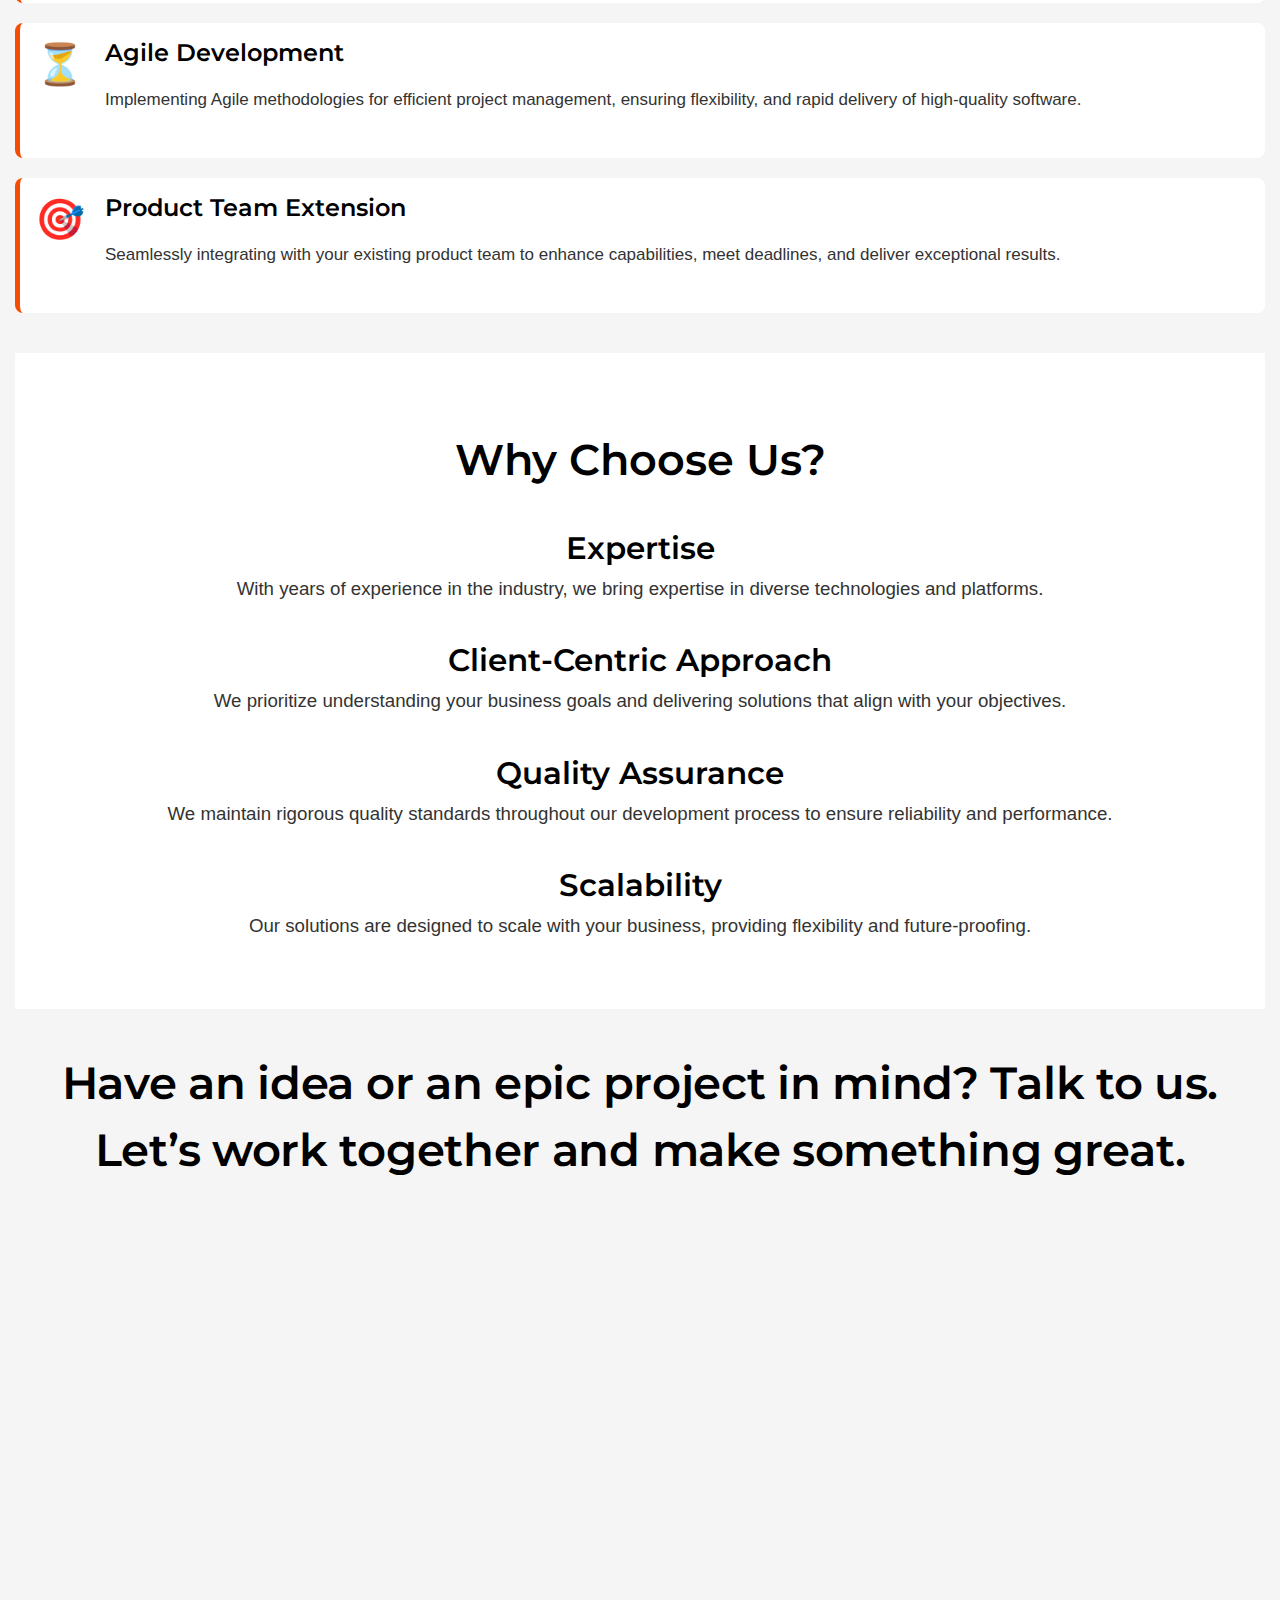
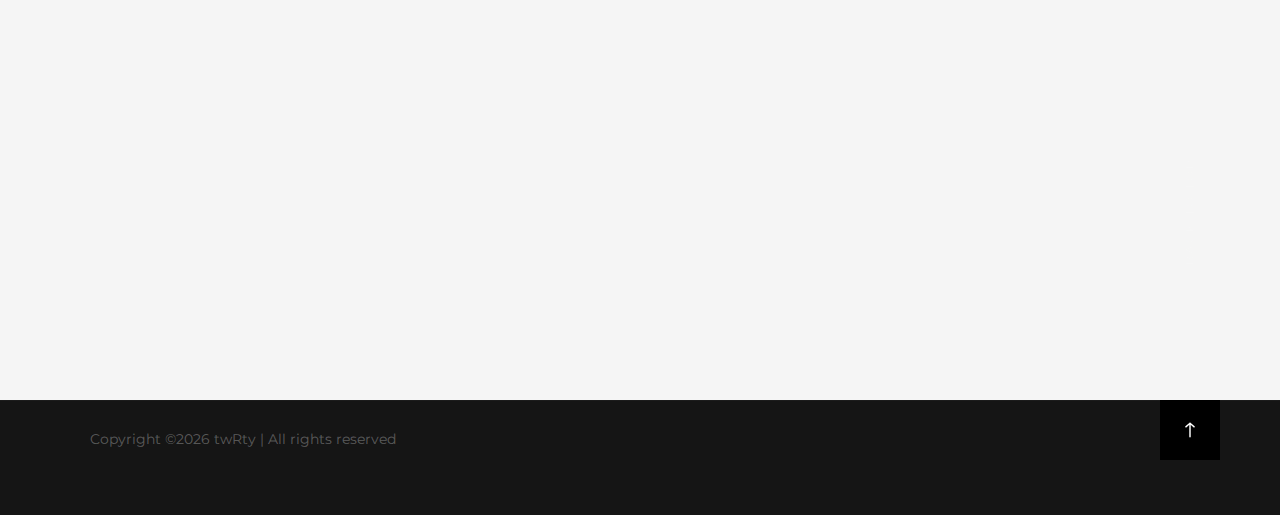
<file: Contact-Us.html>
<!DOCTYPE html>
<html class="no-js" lang="en">
<head>

    <!--- basic page needs
    ================================================== -->
    <meta charset="utf-8">
    <title>Contact Us - twRty</title>
    <meta name="description" content="Contact Us">
  

    <!-- mobile specific metas
    ================================================== -->
    <meta name="viewport" content="width=device-width, initial-scale=1">

    <!-- CSS
    ================================================== -->
    <link rel="stylesheet" href="css/base.css">
    <link rel="stylesheet" href="css/vendor.css">
    <link rel="stylesheet" href="css/main.css">
    <link rel="stylesheet" href="https://maxcdn.bootstrapcdn.com/font-awesome/4.5.0/css/font-awesome.min.css">

    <!-- script
    ================================================== -->
    <script src="js/modernizr.js"></script>
    <script src="js/pace.min.js"></script>
    

    <!-- favicons
    ================================================== -->
<!--    <link rel="icon" href="favicon.ico">-->
<!--    <link rel="apple-touch-icon" href="favicon.ico">-->
<!--    <link rel="icon" type="image/x-icon" href="fav_android.png">-->
        
<style>
    .main {
    font-family: Arial, sans-serif;
    line-height: 1.3;
    margin-top: 135px;
    padding: 0;
    background-color: #f5f5f5;
    color: #333;
    /* margin-left: 20px; */
    padding-bottom: 30px;
    padding-left: 15px;
    padding-right: 15px;
    }
    
    .container {
        width: 80%;
        margin: 0 auto;
        padding: 0px;
    }

    .hero-section {
        background-color: #f54c03;
        color: #ffffff;
        text-align: center;
        padding: 60px 0;
    }

    .hero-section h1 {
        font-size: 3em;
        margin-bottom: 10px;
        color: #ffffff;
    }

    .hero-section p {
        font-size: 1.2em;
    }

    main {
        padding: 40px 0;
    }

    .services-section, .benefits-section, .contact-section {
        background-color: #fff;
        padding: 40px 0;
        text-align: center;
        margin-bottom: 40px;
    }

    .services-section h2, .benefits-section h2, .contact-section h2 {
        font-size: 2.5em;
        margin-bottom: 20px;
    }

    .services-section ul {
        list-style-type: none;
        padding: 0;
    }

    .services-section li {
        font-size: 1.3em;
        margin-bottom: 10px;
    }

    .benefits-section .benefit-item {
        margin-bottom: 30px;
    }

    .benefits-section .benefit-item h3 {
        font-size: 1.8em;
        margin-bottom: 10px;
    }

    .benefits-section .benefit-item p {
        font-size: 1.1em;
    }

   
   .containerMain {
       background: white;
   }
    
    .section {
               margin-bottom: 40px;
           }
           .section h2 {
               color: #333;
               font-size: 28px;
               margin-bottom: 20px;
               text-align: center;
           }
           .service {
               display: flex;
               align-items: flex-start;
               margin-bottom: 20px;
               padding: 15px;
               background-color: #ffffff;
               border-left: 5px solid #f54c03;
               border-radius: 8px;
           }
           .service .icon {
               font-size: 40px;
               margin-right: 20px;
               flex-shrink: 0;
           }
           .service-content {
               flex: 1;
           }
           .service-content h3 {
               font-size: 24px;
               color: #000000;
               margin-top: 0;
           }
           .service-content p {
               color: #333;
               line-height: 1.6;
           }
   
   .contentMain {
       max-width: 1500px; /* Maximum width for content */
       margin: 0 auto; /* Center align horizontally */
     }
     
     /* Responsive adjustments */
     @media (max-width: 768px) {
       .content {
         max-width: 100%; /* Adjust to full width on smaller screens */
         border-radius: 0; /* Remove border radius on smaller screens */
       }
     }
    
    body {
      -webkit-user-select: none;
      -moz-user-select: none;
      -ms-user-select: none;
      user-select: none;
    }

</style>
</head>
<body id="top" class="page-contact">
    

    <!-- header
    ================================================== -->
    <header class="s-header">

        <div class="row">

            <div class="header-logo">
                <a class="site-logo" href="index.html"><img src="images/logo.png" alt="Homepage">
                    <span class="logo-text">Software Services</span>
                </a>
            </div>
            
            <nav class="header-nav-wrap">
                <ul class="header-nav">
                    <li> <a rel="canonical" href="/" title="home">Home
                    </a></li>
                    <li><a rel="canonical" href="/#services" title="services">Services</a></li>
                    <li><a rel="canonical" href="/#industries" title="Industries">Industries</a></li>
                    <li><a rel="canonical" href="/#technologies" title="Technologies">Technologies</a></li>
                    <li><a rel="canonical" href="about.html" title="about">About</a></li>
                    <li class="nav-contact"><a rel="canonical" href="Contact-Us.html" title="Contact Us">Contact Us</a></li>
                    <li><a rel="canonical" href="privacy-policy.html" title="Privacy Policy">Privacy Policy</a></li>
                    
                </ul>
            </nav> <!-- end header-nav-wrap -->
            
            <a class="header-menu-toggle" href="#0">
                <span class="header-menu-icon"></span>
            </a>

        </div> <!-- end row -->

    </header> <!-- end s-header -->
 <!-- Main Content Section -->
 <div class="containerMain">
 <div class="contentMain">
    <div class="main">
    
    <section class="hero-section">
        <div class="container">
            <h1>Hire Us</h1>
            <p>We are your dedicated IT solution provider. Contact us today!</p>
        </div>
    </section>
    
    <section class="services-section">
            <div class="container">
                <h2>Our Services</h2>
                <ul>
                    <li>Custom Web Development</li>
                    <li>Mobile App Development</li>
                    <li>IT Consulting Services</li>
                    <li>Database Management</li>
                    <li>Cloud Solutions</li>
                    <li>UI/UX Design</li>
                    <li>Software Integration</li>
                </ul>
                <p>At <strong>twRty</strong>, we offer comprehensive IT solutions tailored to meet your business needs. Whether you're a startup looking to establish your online presence or an enterprise seeking advanced IT strategies, we have the expertise to deliver.</p>
                <p>Our team of experienced professionals is dedicated to providing high-quality services that drive innovation and efficiency. We collaborate closely with our clients to understand their objectives and deliver customized solutions that exceed expectations.</p>
            </div>
        </section>

    <div class="section">
                <h2>Our Engagement Model</h2>
                <div class="service">
                    <span class="icon">&#128241;</span>
                    <div class="service-content">
                        <h3>Mobile App Development Team</h3>
                        <p>Specializing in iOS and Android apps, as well as cross-platform solutions using frameworks like React Native.</p>
                    </div>
                </div>
                <div class="service">
                    <span class="icon">&#127760;</span>
                    <div class="service-content">
                        <h3>Backend Team</h3>
                        <p>Expertise in designing, developing, and maintaining robust server-side applications, APIs, and databases.</p>
                    </div>
                </div>
                <div class="service">
                    <span class="icon">&#128187;</span>
                    <div class="service-content">
                        <h3>Frontend Team</h3>
                        <p>Creating engaging user interfaces with modern frontend technologies like HTML5, CSS3, JavaScript, and frameworks such as Angular and Vue.js.</p>
                    </div>
                </div>
                <div class="service">
                    <span class="icon">&#9203;</span>
                    <div class="service-content">
                        <h3>Agile Development</h3>
                        <p>Implementing Agile methodologies for efficient project management, ensuring flexibility, and rapid delivery of high-quality software.</p>
                    </div>
                </div>
                <div class="service">
                    <span class="icon">&#127919;</span>
                    <div class="service-content">
                        <h3>Product Team Extension</h3>
                        <p>Seamlessly integrating with your existing product team to enhance capabilities, meet deadlines, and deliver exceptional results.</p>
                    </div>
                </div>
            </div>
    
        <section class="benefits-section">
            <div class="container">
                <h2>Why Choose Us?</h2>
                <div class="benefit-item">
                    <h3>Expertise</h3>
                    <p>With years of experience in the industry, we bring expertise in diverse technologies and platforms.</p>
                </div>
                <div class="benefit-item">
                    <h3>Client-Centric Approach</h3>
                    <p>We prioritize understanding your business goals and delivering solutions that align with your objectives.</p>
                </div>
                <div class="benefit-item">
                    <h3>Quality Assurance</h3>
                    <p>We maintain rigorous quality standards throughout our development process to ensure reliability and performance.</p>
                </div>
                <div class="benefit-item">
                    <h3>Scalability</h3>
                    <p>Our solutions are designed to scale with your business, providing flexibility and future-proofing.</p>
                </div>
            </div>
        </section>
        
        <div class="col-full">
            <h1 class="display-1" style="text-align: center;">Have an idea or an epic project in mind? Talk to
                us. Let’s work together and make something
                great.</a></h1>
        </div>
                
         <div class="s-contact-form">
        <iframe src="https://docs.google.com/forms/d/e/1FAIpQLSc5ifUxqNvBZqVeQUXtv4BEbhKDF0dVl2CZoZEyMlgP79QXRA/viewform?usp=sf_link"
                width="100%" height="750"
                frameborder="0" marginheight="0"
                marginwidth="0">
                Loading…
            </iframe>
        </div>
        
        
   </div>
 </div>
 </div>


<footer>
    <div class="row">
        <div class="col-full cl-copyright">
            <span><!-- Link back to Colorlib can't be removed. Template is licensed under CC BY 3.0. -->
Copyright &copy;<script>document.write(new Date().getFullYear());</script> twRty | All rights reserved
<!-- Link back to Colorlib can't be removed. Template is licensed under CC BY 3.0. -->
</span>
        </div>
    </div>

    <div class="cl-go-top">
        <a class="smoothscroll" title="Back to Top" href="#top"></a>
    </div>
</footer>

<script src="js/jquery-3.2.1.min.js"></script>
<script src="js/plugins.js"></script>
<script src="js/main.js"></script>





</body>
</html>
</file>
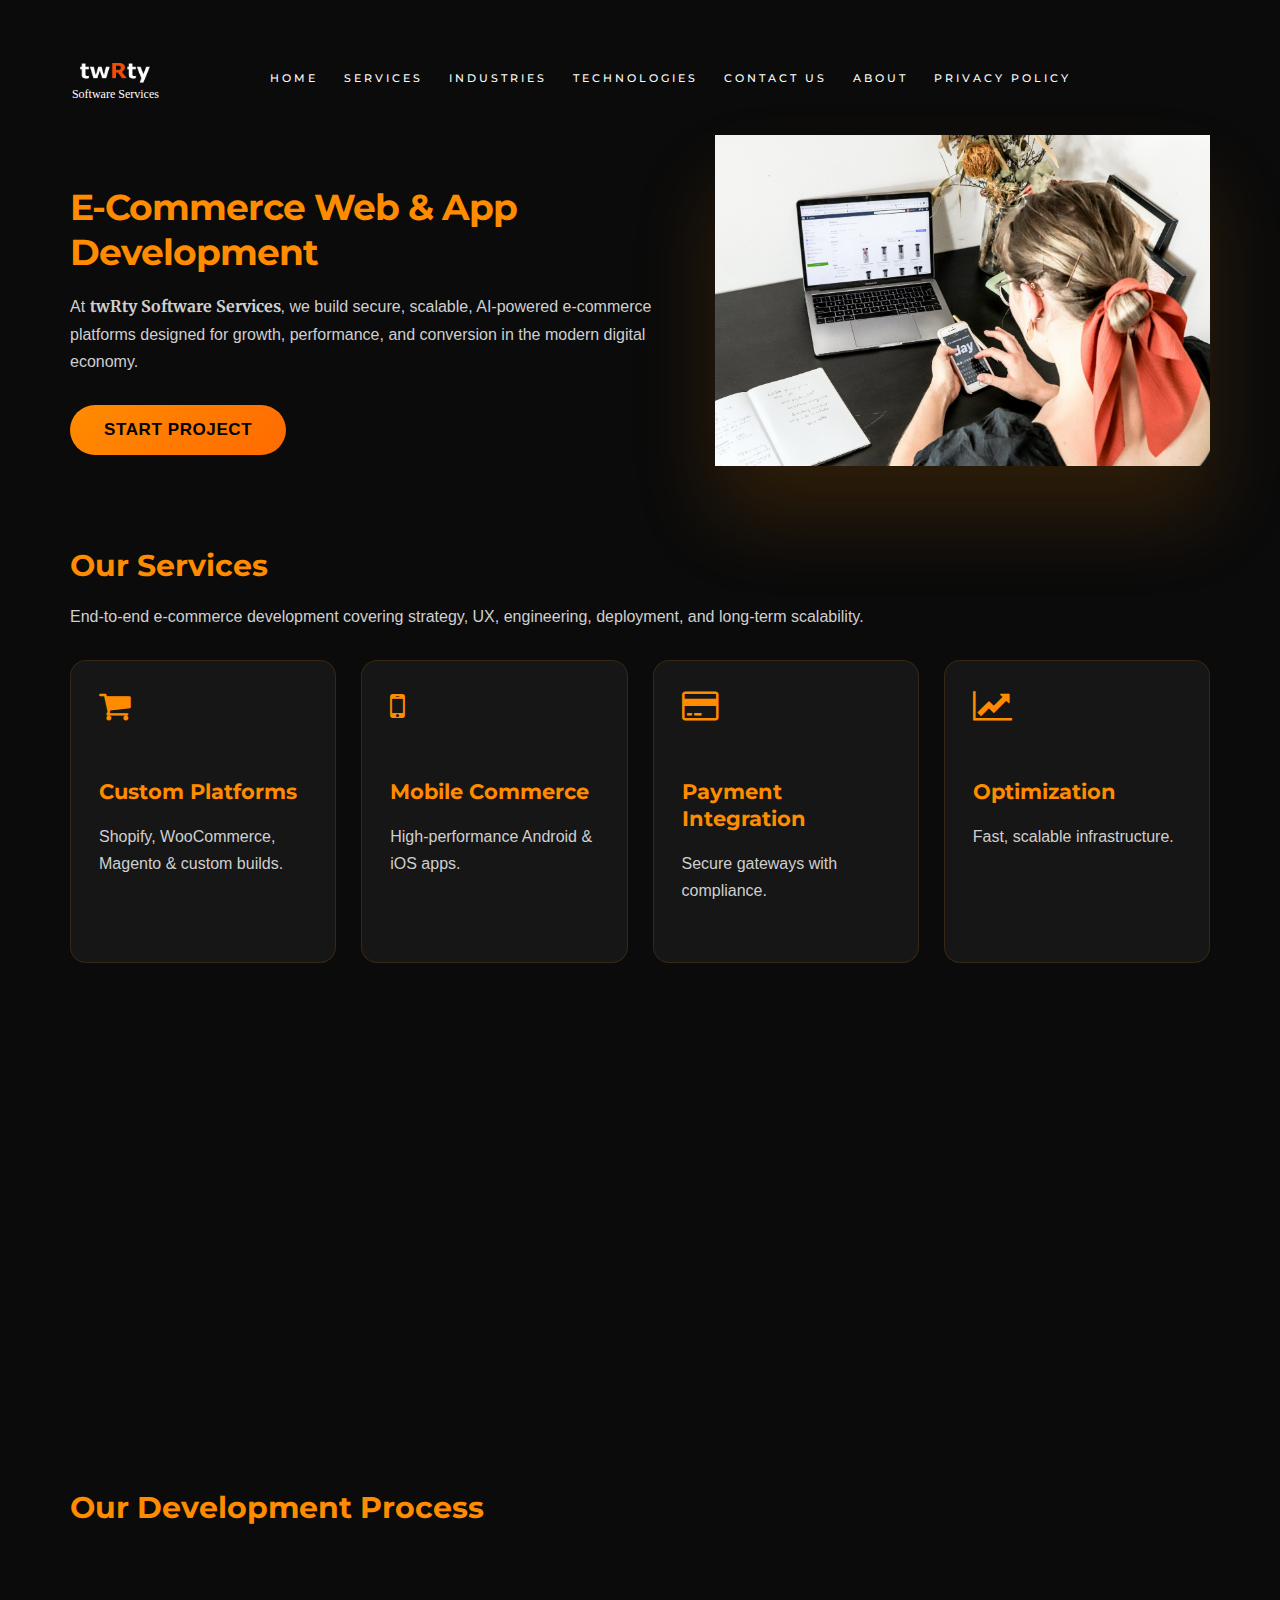
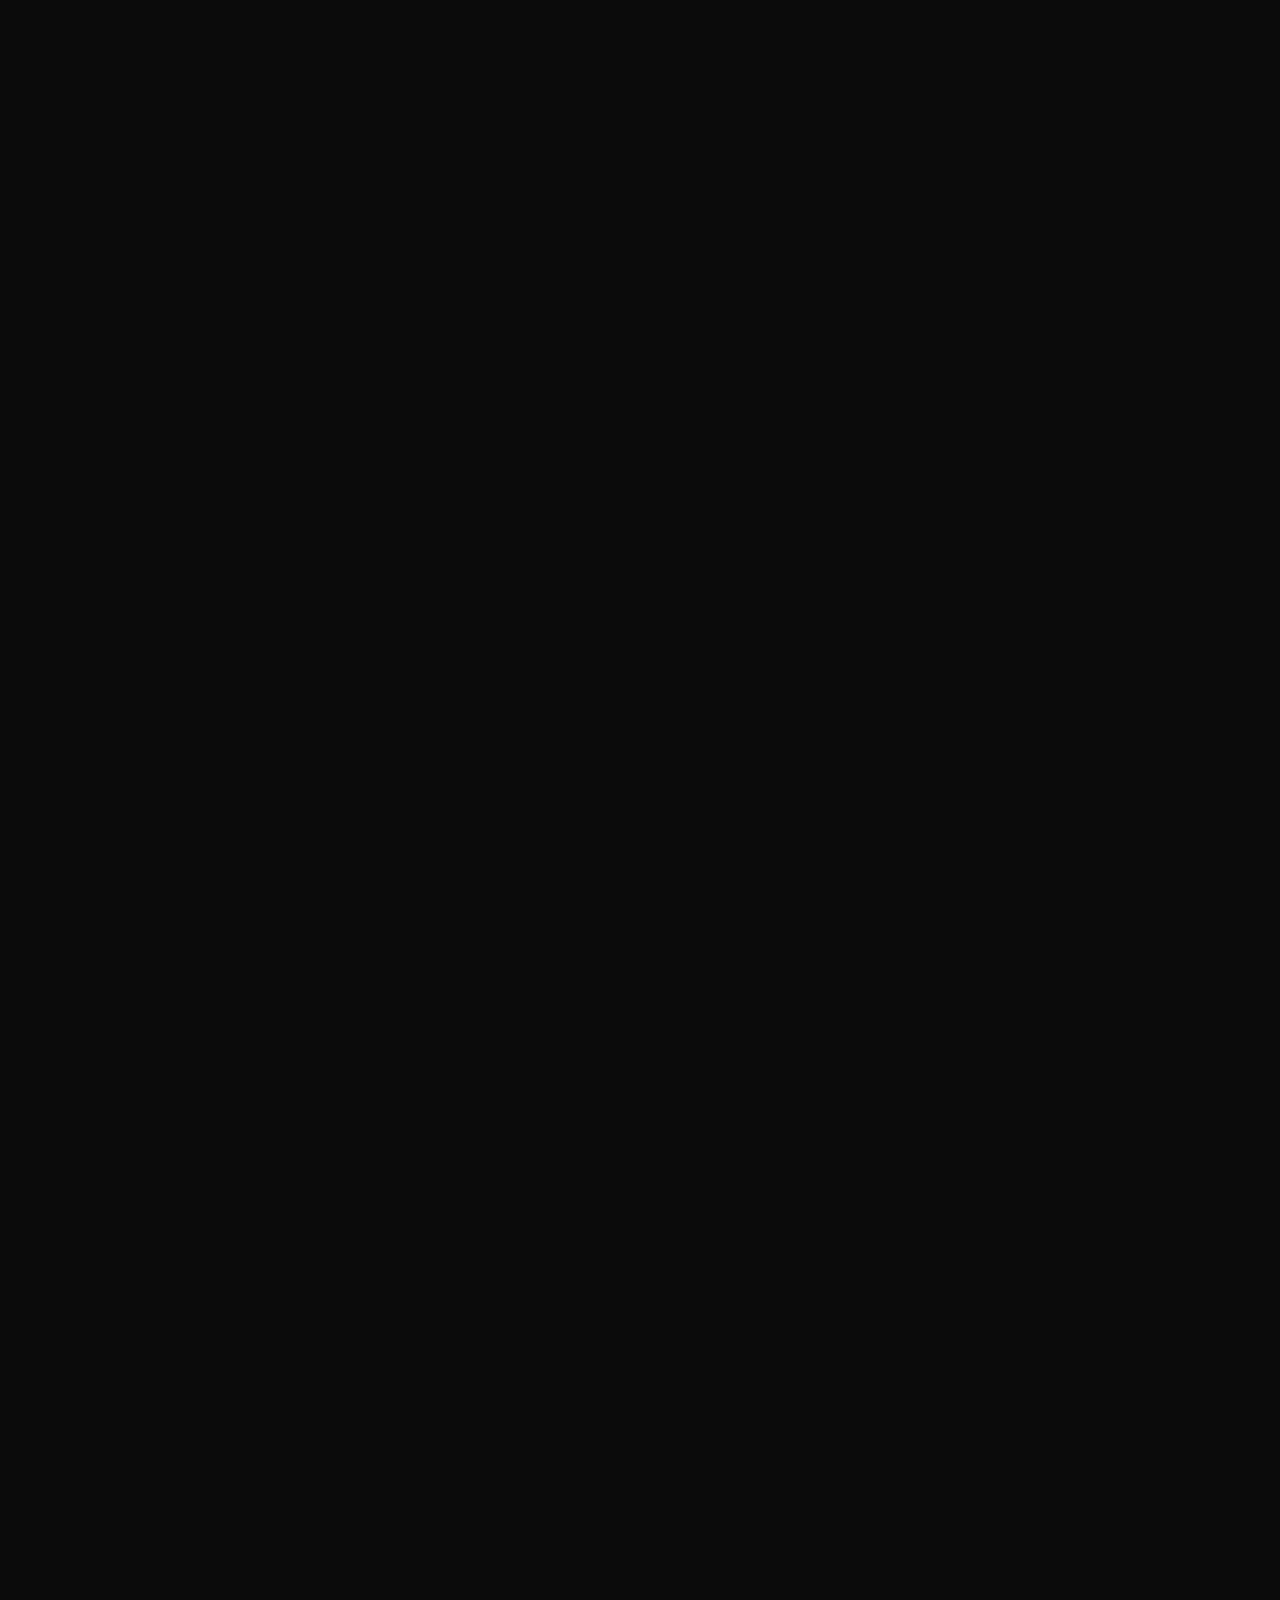
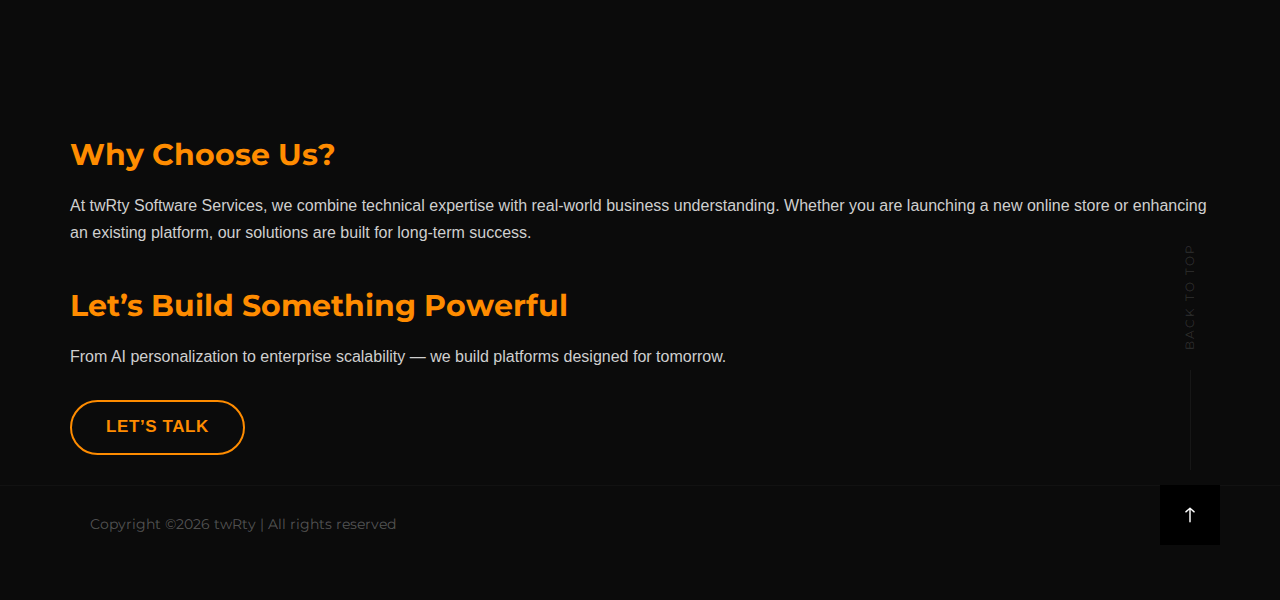
<file: ecommerce.html>
<!DOCTYPE html>
 <html class="no-js" lang="en">
 <head>
 
 <meta charset="utf-8">
 <title>Ecommerce Software Development | twRty Software Services</title>
 <meta name="description" content="twRty Software Services provides scalable e-commerce web and app development with powerful admin management and secure integrations.">
 
 <meta name="viewport" content="width=device-width, initial-scale=1">
 
 <link rel="stylesheet" href="css/base.css">
 <link rel="stylesheet" href="css/vendor.css">
 <link rel="stylesheet" href="css/main.css">
 <link rel="stylesheet" href="https://maxcdn.bootstrapcdn.com/font-awesome/4.5.0/css/font-awesome.min.css">
 
 <script src="js/modernizr.js"></script>
 <script src="js/pace.min.js"></script>
 
 <style>
 /* =======================
 BLACK + ORANGE THEME
 ======================= */
 
 body {
 background: #0b0b0b;
 color: #e5e5e5;
 }
 
 .main {
 font-family: Arial, sans-serif;
 line-height: 1.3;
 margin-top: 135px;
 padding: 0;
 background: background: linear-gradient(180deg, #0b0b0b, #121212);
 /* margin-left: 20px; */
 padding-bottom: 30px;
 padding-left: 70px;
 padding-right: 70px;
 
 }
 
 @media (max-width: 768px) {
     .main {
     font-family: Arial, sans-serif;
     line-height: 1.3;
     margin-top: 135px;
     padding: 0;
     background: background: linear-gradient(180deg, #0b0b0b, #121212);
     /* margin-left: 20px; */
     padding-bottom: 30px;
     padding-left: 20px;
     padding-right: 20px;
     
     }
 }
 
 
 .selDisable{
 -webkit-touch-callout: none; /* iOS Safari */
 -webkit-user-select: none; /* Safari */
 -khtml-user-select: none; /* Konqueror HTML */
 -moz-user-select: none; /* Firefox */
 -ms-user-select: none; /* Internet Explorer/Edge */
 user-select: none; /* Non-prefixed version, currently
 supported by Chrome and Opera */
 }
 
 .content {
 max-width: 1300px;
 margin: auto;
 }
 
 .main h1,
 .main h2,
 .main h4 {
     color: #ff8c00;
     font-weight: 700;
 }

 .main p,
 .main li {
     color: #cfcfcf;
     font-size: 16px;
     line-height: 1.7;
 }
 
 .image-container img {
 max-width: 100%;
 border-radius: 14px;
 margin: 30px auto;
 display: block;
 }
 
 /* HERO */
 .hero {
 display: grid;
 grid-template-columns: 1.2fr 1fr;
 gap: 50px;
 align-items: center;
 margin-bottom: 80px;
 }
 
 .hero img {
 box-shadow: 0 50px 80px rgba(255,140,0,0.15);
 }
 
 
 @media (max-width: 768px) {
     .hero {
         grid-template-columns: 1fr;   /* stack vertically */
         gap: 30px;
         text-align: center;
     }

     .hero img {
         width: 100%;
         max-width: 420px;            /* keeps image readable */
         margin: 0 auto;
     }

     .action-buttons {
         display: flex;
         justify-content: center;
     }
 }

     
 /* BUTTONS */
 .action-buttons {
 margin-top: 30px;
 }
 
 .btn-action {
 display: inline-block;
 margin-right: 15px;
 padding: 14px 34px;
 border-radius: 30px;
 font-weight: 700;
 text-transform: uppercase;
 letter-spacing: 0.6px;
 transition: all 0.3s ease;
 }
 
 .btn-primary {
 background: linear-gradient(135deg, #ff8c00, #ff6a00);
 color: #000;
 }
 
 .btn-secondary {
 border: 2px solid #ff8c00;
 color: #ff8c00;
 }
 
 .btn-action:hover {
 transform: translateY(-2px);
 box-shadow: 0 10px 30px rgba(255,140,0,0.35);
 }
 
 /* CARD GRID */
 .card-grid {
 display: grid;
 grid-template-columns: repeat(auto-fit, minmax(260px, 1fr));
 gap: 25px;
 margin-top: 30px;
 }
 
 .card {
 background: #161616;
 border-radius: 16px;
 padding: 28px;
 border: 1px solid rgba(255,140,0,0.15);
 }
 
 /* ICON STYLE */
 .card i {
     font-size: 34px;
     color: #ff8c00;
     margin-bottom: 15px;
     display: inline-block;
 }

 /* ADMIN IMAGE ANIMATION */
 .admin-section {
 margin-top: 80px;
 }
 
 .admin-image {
 transform: scale(0.85);
 opacity: 0;
 transition: all 0.8s ease;
 }
 
 .admin-image.visible {
 transform: scale(1);
 opacity: 1;
 }
 
 .fade-up {
 opacity: 0;
 transform: translateY(30px);
 transition: all 0.6s ease;
 }
 
 .fade-up.visible {
 opacity: 1;
 transform: translateY(0);
 }
 
 .content {
 max-width: 1500px; /* Maximum width for content */
 margin: 0 auto; /* Center align horizontally */
 }
 
 /* Responsive adjustments */
 @media (max-width: 768px) {
 .content {
 max-width: 100%; /* Adjust to full width on smaller screens */
 border-radius: 0; /* Remove border radius on smaller screens */
 }
 }
 
 li {
 margin-bottom: 5px; /* Added spacing between list items */
 }
 }
 </style>
 
 </head>
 
 <body id="top"; class="selDisable">
 
 <!-- preloader
 ================================================== -->
 <!-- <div id="preloader">
 <div id="loader" class="dots-jump">
 <div></div>
 <div></div>
 <div></div>
 </div>
 </div> -->
 
 
 <!-- header
 ================================================== -->
 <header class="s-header">
 
 <div class="row">
 
 <div class="header-logo">
 <a class="site-logo" href="index.html"><img src="images/logo.png" alt="Homepage">
 <span class="logo-text">Software Services</span>
 </a>
 </div>
 
 <nav class="header-nav-wrap">
 <ul class="header-nav">
 <li> <a rel="canonical" href="/" title="home">Home
 </a></li>
 <li><a rel="canonical" href="/#services" title="services">Services</a></li>
 <li><a rel="canonical" href="/#industries" title="Industries">Industries</a></li>
 <li><a rel="canonical" href="/#technologies" title="Technologies">Technologies</a></li>
 <li><a rel="canonical" href="Contact-Us.html" title="Contact Us">Contact Us</a></li>
 <li><a rel="canonical" href="/#about" title="about">About</a></li>
 <li><a rel="canonical" href="privacy-policy.html" title="Privacy Policy">Privacy Policy</a></li>
 
 </ul>
 </nav> <!-- end header-nav-wrap -->
 
 <a class="header-menu-toggle" href="#0">
 <span class="header-menu-icon"></span>
 </a>
 
 </div> <!-- end row -->
 
 </header> <!-- end s-header -->
 
 <!-- MAIN -->
 <div class="content">
 <div class="main">
 


<!-- HERO -->
<div class="hero">
    <div>
        <h1>E-Commerce Web & App Development</h1>
        <p>
            At <strong>twRty Software Services</strong>, we build secure, scalable,
            AI-powered e-commerce platforms designed for growth, performance,
            and conversion in the modern digital economy.
        </p>
        <div class="action-buttons">
            <a href="/#contact" class="btn-action btn-primary">Start Project</a>
        </div>
    </div>
    <img src="images/portfolio/industries/e-commerce.jpg" alt="Ecommerce Development">
</div>

<!-- SERVICES -->
<h2>Our Services</h2>
<p class="fade-up">
End-to-end e-commerce development covering strategy, UX, engineering,
deployment, and long-term scalability.
</p>

<div class="card-grid">
    <div class="card fade-up">
        <i class="fa fa-shopping-cart"></i>
        <h4>Custom Platforms</h4>
        <p>Shopify, WooCommerce, Magento & custom builds.</p>
    </div>

    <div class="card fade-up">
        <i class="fa fa-mobile"></i>
        <h4>Mobile Commerce</h4>
        <p>High-performance Android & iOS apps.</p>
    </div>

    <div class="card fade-up">
        <i class="fa fa-credit-card"></i>
        <h4>Payment Integration</h4>
        <p>Secure gateways with compliance.</p>
    </div>

    <div class="card fade-up">
        <i class="fa fa-line-chart"></i>
        <h4>Optimization</h4>
        <p>Fast, scalable infrastructure.</p>
    </div>
</div>

<!-- AI SECTION -->
<h2 class="fade-up">AI-Powered Commerce</h2>
<p class="fade-up">
We embed artificial intelligence into every layer of your store to automate,
personalize, and scale faster.
</p>

<div class="card-grid">
    <div class="card fade-up">
        <i class="fa fa-magic"></i>
        <h4>AI Recommendations</h4>
        <p>Behavior-driven product suggestions.</p>
    </div>

    <div class="card fade-up">
        <i class="fa fa-search"></i>
        <h4>Smart Search</h4>
        <p>NLP-based search & filters.</p>
    </div>

    <div class="card fade-up">
        <i class="fa fa-tags"></i>
        <h4>Dynamic Pricing</h4>
        <p>AI-driven pricing intelligence.</p>
    </div>

    <div class="card fade-up">
        <i class="fa fa-comments"></i>
        <h4>AI Chatbots</h4>
        <p>24/7 virtual shopping assistants.</p>
    </div>
</div>

<!-- PROCESS -->
<h2>Our Development Process</h2>
<ul class="fade-up">
    <li><i class="fa fa-lightbulb-o"></i> Business & Requirement Analysis</li>
    <li><i class="fa fa-pencil-square-o"></i> UX/UI Design & Prototyping</li>
    <li><i class="fa fa-code"></i> Frontend & Backend Development</li>
    <li><i class="fa fa-shield"></i> Security Testing & QA</li>
    <li><i class="fa fa-cloud-upload"></i> Deployment & Scaling</li>
    <li><i class="fa fa-refresh"></i> Continuous Enhancements</li>
</ul>

<!-- ADMIN -->
<h2 class="fade-up">Admin Management & Analytics</h2>
<img class="admin-image" src="images/portfolio/industries/e-commerce-data.jpg" alt="Admin Dashboard">

<p class="fade-up">
Advanced admin dashboards with AI insights, real-time monitoring,
and complete operational control.
</p>

<ul class="fade-up">
    <li><i class="fa fa-bar-chart"></i> Sales analytics & forecasting</li>
    <li><i class="fa fa-cubes"></i> Inventory & order automation</li>
    <li><i class="fa fa-users"></i> Customer behavior insights</li>
    <li><i class="fa fa-lock"></i> Role-based security</li>
</ul>

<!-- INDUSTRIES -->
<h2 class="fade-up">Industries We Serve</h2>
<div class="card-grid">
    <div class="card fade-up"><i class="fa fa-tags"></i><h4>Retail & Fashion</h4></div>
    <div class="card fade-up"><i class="fa fa-plug"></i><h4>Electronics</h4></div>
    <div class="card fade-up"><i class="fa fa-medkit"></i><h4>Healthcare</h4></div>
    <div class="card fade-up"><i class="fa fa-shopping-basket"></i><h4>Grocery & FMCG</h4></div>
    <div class="card fade-up"><i class="fa fa-briefcase"></i><h4>B2B Commerce</h4></div>
    <div class="card fade-up"><i class="fa fa-repeat"></i><h4>Subscriptions</h4></div>
</div>

<!-- WHY US -->
<h2 class="fade">Why Choose Us?</h2>
<p class="fade">
At twRty Software Services, we combine technical expertise with real-world
business understanding. Whether you are launching a new online store or
enhancing an existing platform, our solutions are built for long-term success.
</p>

<!-- FINAL CTA -->
<h2>Let’s Build Something Powerful</h2>
<p>
From AI personalization to enterprise scalability — we build platforms
designed for tomorrow.
</p>

<div class="action-buttons">
    <a href="/#contact" class="btn-action btn-secondary">Let’s Talk</a>
</div>

</div>
</div>

<footer>
    <div class="row">
        <div class="col-full cl-copyright">
            <span>
Copyright &copy;<script>document.write(new Date().getFullYear());</script> twRty | All rights reserved
</span>
        </div>
    </div>

    <div class="cl-go-top">
        <a class="smoothscroll" title="Back to Top" href="#top"></a>
    </div>
</footer>

<script src="js/jquery-3.2.1.min.js"></script>
<script src="js/plugins.js"></script>
<script src="js/main.js"></script>

<script>
const observer = new IntersectionObserver(entries => {
    entries.forEach(entry => {
        if (entry.isIntersecting) {
            entry.target.classList.add('visible');
        }
    });
},{ threshold: 0.3 });

document.querySelectorAll('.fade-up, .admin-image').forEach(el => observer.observe(el));
</script>

</body>
</html>
</file>
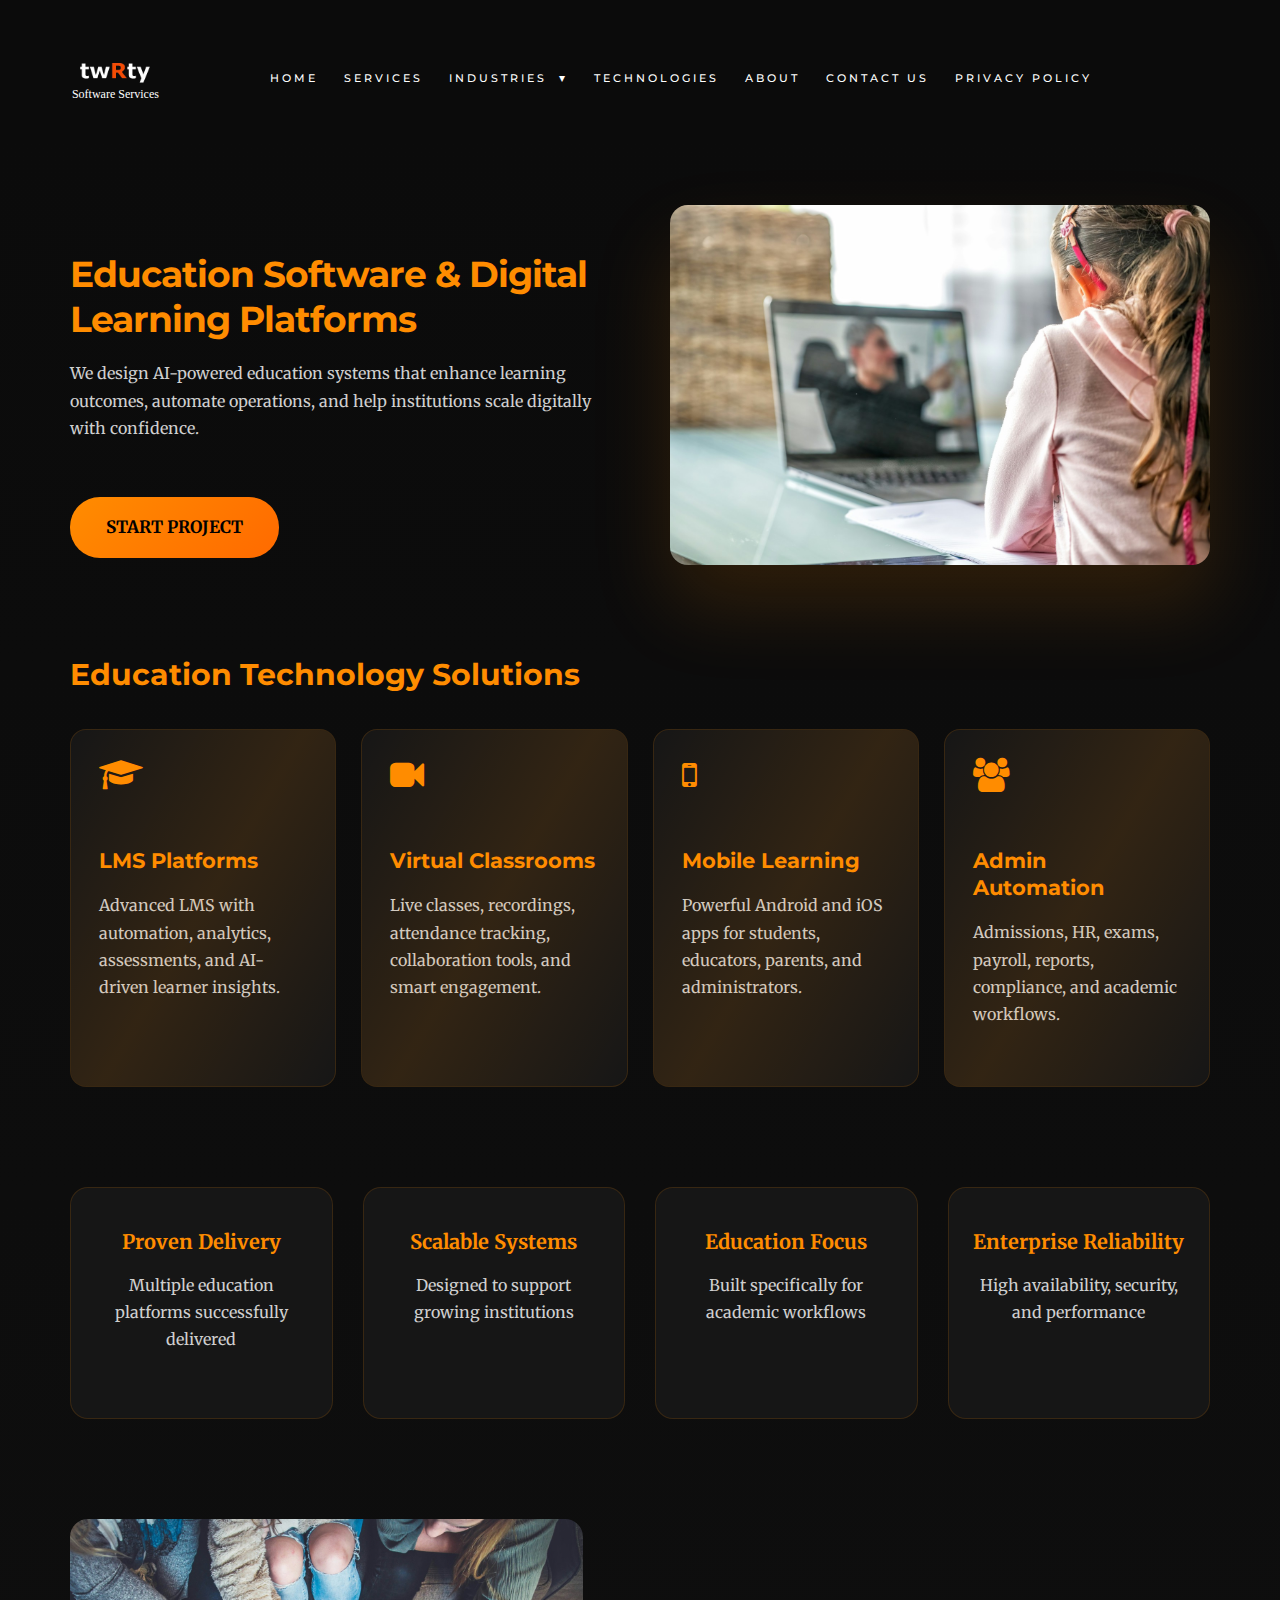
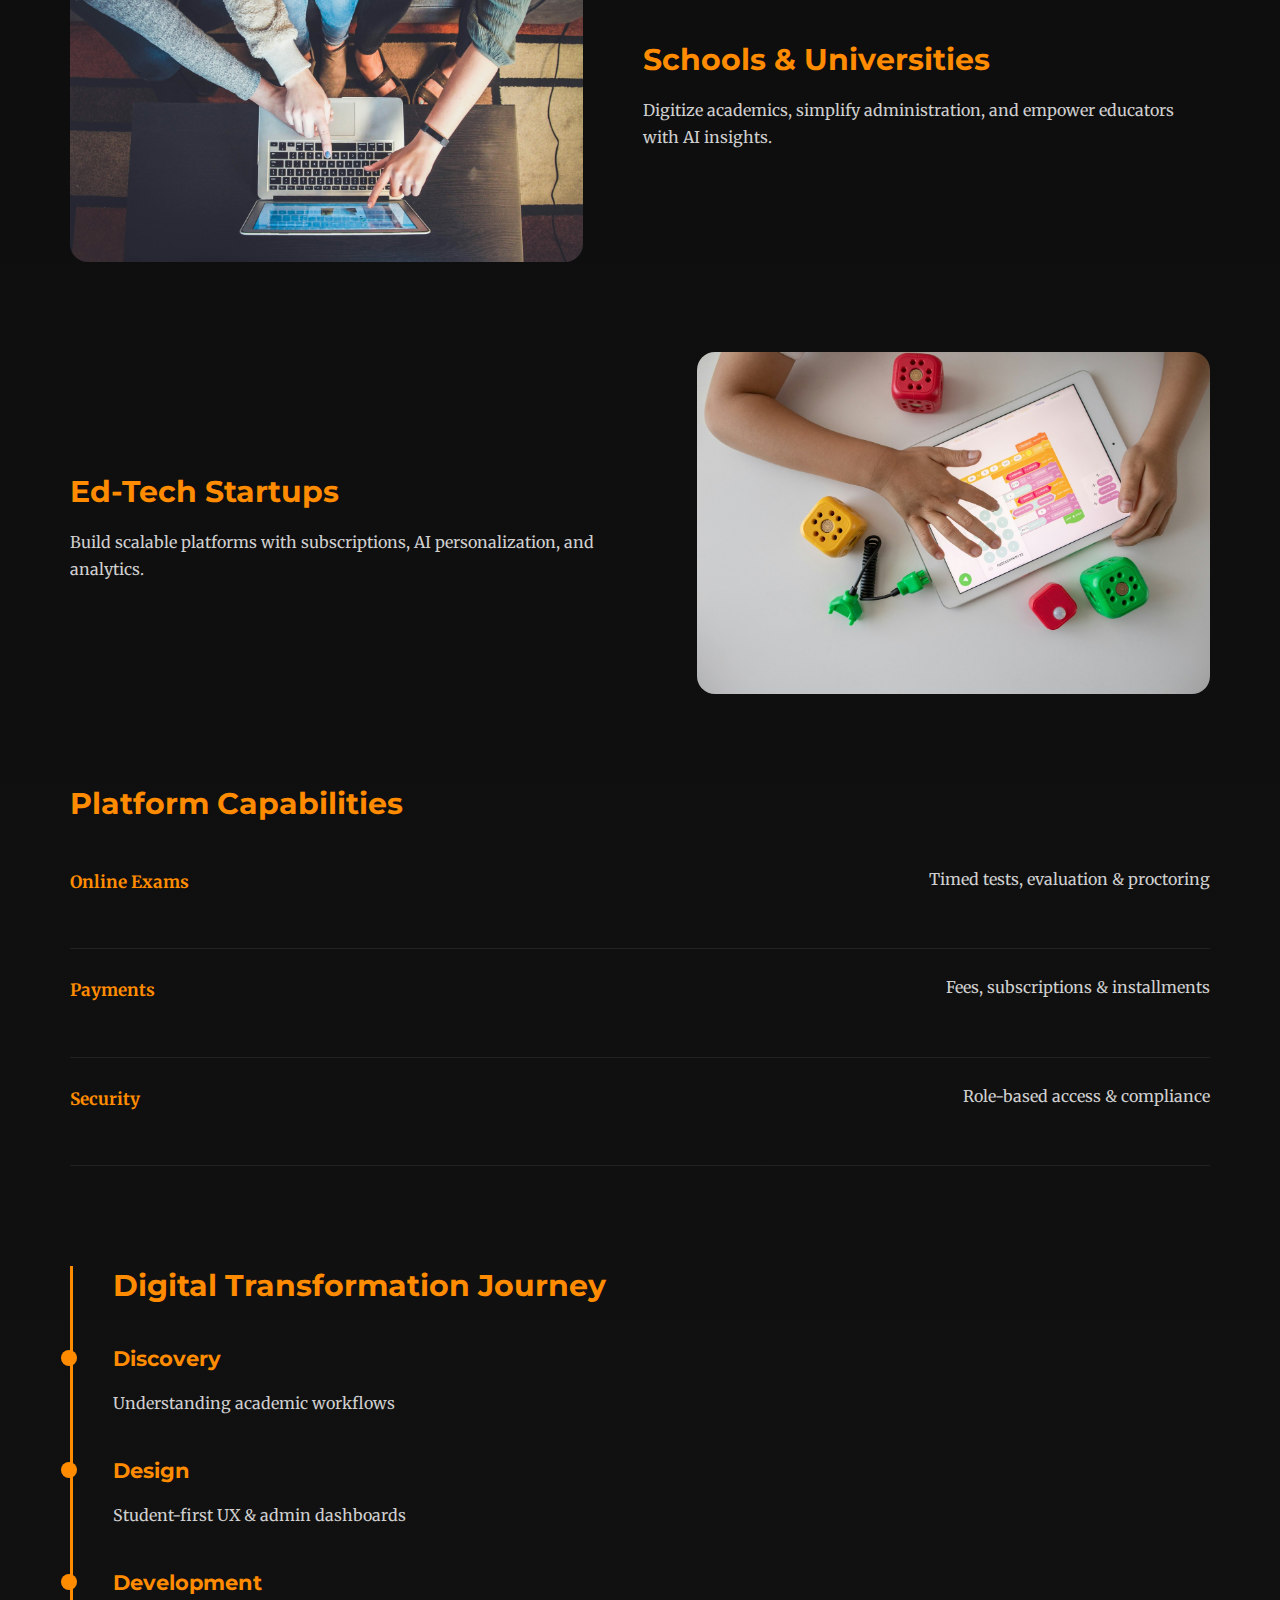
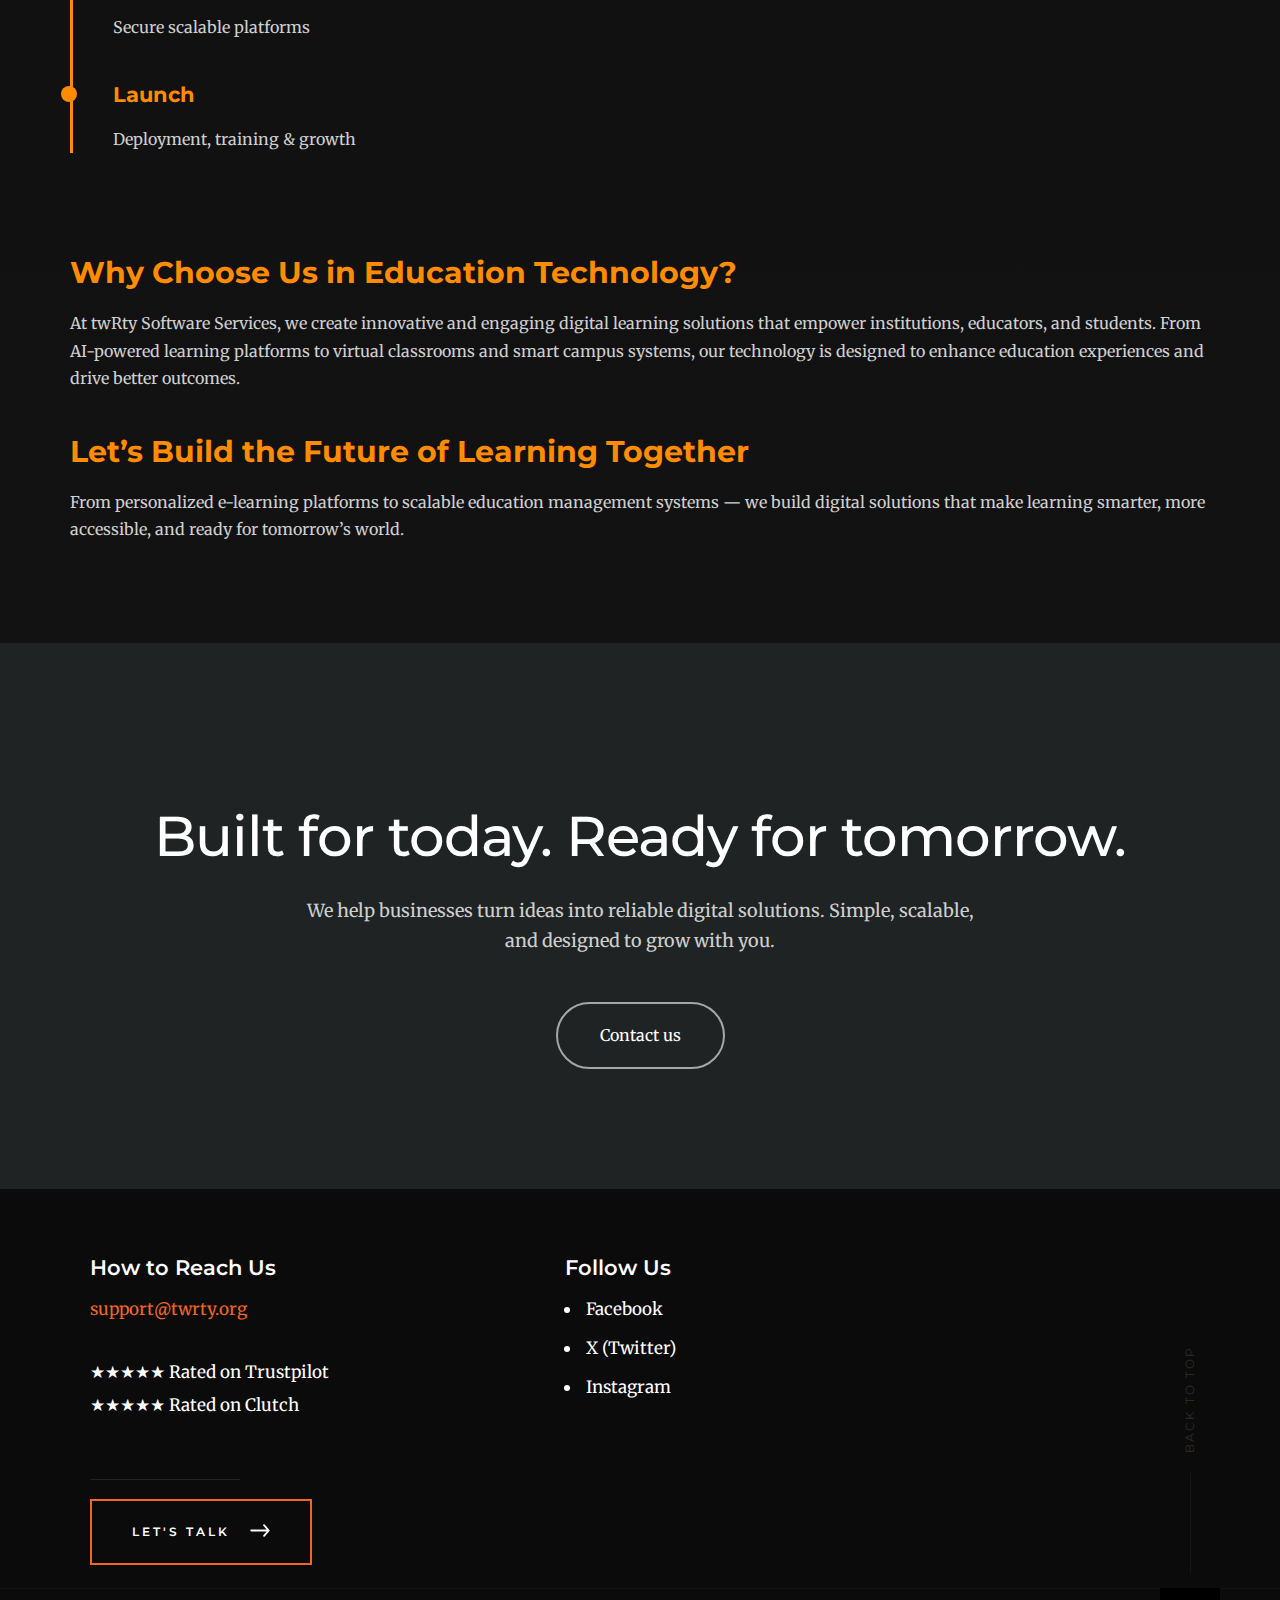
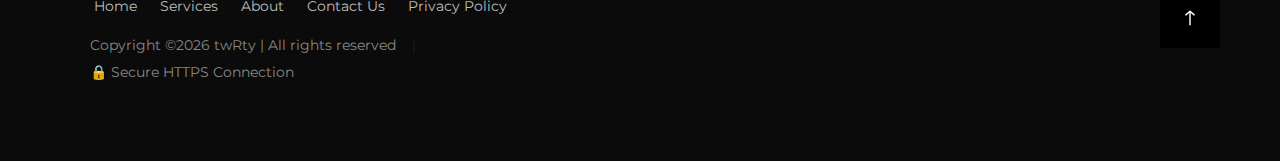
<file: education.html>
<!DOCTYPE html>
<html class="no-js" lang="en">
<head>

<meta charset="utf-8">
<title>Education Software Development | twRty Software Services</title>
<meta name="description" content="AI-powered education software, LMS platforms, virtual classrooms, and smart campus solutions by twRty Software Services.">

<meta name="viewport" content="width=device-width, initial-scale=1">

<link rel="stylesheet" href="css/base.css">
<link rel="stylesheet" href="css/vendor.css">
<link rel="stylesheet" href="css/main.css">
<link rel="stylesheet" href="https://maxcdn.bootstrapcdn.com/font-awesome/4.5.0/css/font-awesome.min.css">

<script src="js/modernizr.js"></script>
<script src="js/pace.min.js"></script>

<style>
body {
    background: #0b0b0b;
    color: #e5e5e5;
}

.main {
    margin-top: 135px;
    padding: 70px;
    background: linear-gradient(180deg, #0b0b0b, #121212);
}

@media (max-width: 768px) {
    .main { padding: 25px; }
}

.main h1,
.main h2,
.main h4 {
    color: #ff8c00;
    font-weight: 700;
}

.main p,
.main li {
    color: #cfcfcf;
    font-size: 16px;
    line-height: 1.7;
}

    .selDisable{
    -webkit-touch-callout: none; /* iOS Safari */
    -webkit-user-select: none; /* Safari */
    -khtml-user-select: none; /* Konqueror HTML */
    -moz-user-select: none; /* Firefox */
    -ms-user-select: none; /* Internet Explorer/Edge */
    user-select: none; /* Non-prefixed version, currently
    supported by Chrome and Opera */
    }
/* HERO */
.edu-hero {
    display: grid;
    grid-template-columns: 1fr 1fr;
    gap: 60px;
    align-items: center;
    margin-bottom: 90px;
}

.edu-hero img {
    width: 100%;
    border-radius: 18px;
    box-shadow: 0 40px 80px rgba(255,140,0,0.15);
}

@media (max-width: 768px) {
    .edu-hero { grid-template-columns: 1fr; text-align: center; }
}

/* BUTTON */
.btn-main {
    display: inline-block;
    margin-top: 25px;
    padding: 14px 36px;
    border-radius: 30px;
    background: linear-gradient(135deg, #ff8c00, #ff6a00);
    color: #000;
    font-weight: 700;
    text-transform: uppercase;
}

/* GRID */
.edu-grid {
    display: grid;
    grid-template-columns: repeat(auto-fit, minmax(260px, 1fr));
    gap: 25px;
    margin-top: 35px;
}

.edu-card {
    background: #161616;
    padding: 28px;
    border-radius: 16px;
    border: 1px solid rgba(255,140,0,0.15);
    transition: transform .3s;
    position: relative;
    overflow: hidden;
}

.edu-card:hover { transform: translateY(-6px); }

.edu-card i {
    font-size: 34px;
    color: #ff8c00;
    margin-bottom: 15px;
}

/* AI FLOW ANIMATION */
.edu-card::after {
    content: "";
    position: absolute;
    inset: 0;
    background: linear-gradient(120deg, transparent, rgba(255,140,0,0.12), transparent);
    animation: shimmer 3.8s infinite;
}

@keyframes shimmer {
    0% { transform: translateX(-100%); }
    100% { transform: translateX(100%); }
}

/* STATS */
.edu-stats {
    display: grid;
    grid-template-columns: repeat(auto-fit, minmax(220px, 1fr));
    gap: 30px;
    margin: 100px 0;
    text-align: center;
}

.stat-box {
    background: #161616;
    padding: 35px 20px;
    border-radius: 18px;
    border: 1px solid rgba(255,140,0,0.15);
}

.stat-text {
    font-size: 20px;
    color: #ff8c00;
    font-weight: 700;
    margin-bottom: 10px;
}

/* AUDIENCE */
.audience {
    display: flex;
    gap: 60px;
    align-items: center;
    margin: 90px 0;
}

.audience:nth-child(even) { flex-direction: row-reverse; }

.audience img {
    width: 45%;
    border-radius: 18px;
}

@media (max-width: 768px) {
    .audience { flex-direction: column !important; }
    .audience img { width: 100%; }
}

/* FEATURE STRIP */
.feature-row {
    display: flex;
    justify-content: space-between;
    padding: 25px 0;
    border-bottom: 1px solid rgba(255,255,255,0.08);
}

.feature-row span {
    color: #ff8c00;
    font-weight: 700;
}

/* TIMELINE */
.timeline {
    margin: 100px 0;
    border-left: 3px solid #ff8c00;
    padding-left: 40px;
}

.timeline-item {
    margin-bottom: 40px;
    position: relative;
}

.timeline-item::before {
    content: "";
    position: absolute;
    left: -52px;
    top: 5px;
    width: 16px;
    height: 16px;
    background: #ff8c00;
    border-radius: 50%;
}
</style>
</head>

<body id="top">

<header class="s-header">
    <div class="row">
        <div class="header-logo">
            <a class="site-logo" href="index.html">
                <img src="images/logo.png" alt="">
                <span class="logo-text">Software Services</span>
            </a>
        </div>
        <nav class="header-nav-wrap">
            <ul class="header-nav">
                <li><a href="/">Home</a></li>
                <li><a href="services.html" title="Services">Services</a></li>
                <li class="has-mega">
                    <a href="/#industries">
                        Industries <span class="nav-arrow">▾</span>
                    </a>

                    <div class="mega-menu">
                        <ul>
                            <li><a href="healthcare.html">Healthcare</a></li>
                            <li><a href="fintech.html">Fintech Applications</a></li>
                            <li><a href="education.html">Education</a></li>
                            <li><a href="media.html">Media & Entertainment</a></li>
                        </ul>

                        <ul>
                            <li><a href="logistics.html">Logistics</a></li>
                            <li><a href="ecommerce.html">Ecommerce</a></li>
                            <li><a href="sports.html">Sports & Gaming</a></li>
                            <li><a href="ondemand.html">On-Demand Services</a></li>
                        </ul>
                    </div>
                </li>
                <li><a href="/#technologies">Technologies</a></li>
                <li><a href="about.html">About</a></li>
                <li><a href="Contact-Us.html">Contact Us</a></li>
                <li><a href="privacy-policy.html">Privacy Policy</a></li>
            </ul>
        </nav>
        <a class="header-menu-toggle" href="#0"><span class="header-menu-icon"></span></a>
    </div>
</header>

<div class="content">
<div class="main">

<div class="edu-hero">
    <div>
        <h1>Education Software & Digital Learning Platforms</h1>
        <p>
            We design AI-powered education systems that enhance learning outcomes,
            automate operations, and help institutions scale digitally with confidence.
        </p>
        <a href="Contact-Us.html" class="btn-main">Start Project</a>
    </div>
    <img src="images/portfolio/industries/learning.jpg" alt="">
</div>

<h2>Education Technology Solutions</h2>
<div class="edu-grid">
    <div class="edu-card">
        <i class="fa fa-graduation-cap"></i>
        <h4>LMS Platforms</h4>
        <p>Advanced LMS with automation, analytics, assessments, and AI-driven learner insights.</p>
    </div>
    <div class="edu-card">
        <i class="fa fa-video-camera"></i>
        <h4>Virtual Classrooms</h4>
        <p>Live classes, recordings, attendance tracking, collaboration tools, and smart engagement.</p>
    </div>
    <div class="edu-card">
        <i class="fa fa-mobile"></i>
        <h4>Mobile Learning</h4>
        <p>Powerful Android and iOS apps for students, educators, parents, and administrators.</p>
    </div>
    <div class="edu-card">
        <i class="fa fa-users"></i>
        <h4>Admin Automation</h4>
        <p>Admissions, HR, exams, payroll, reports, compliance, and academic workflows.</p>
    </div>
</div>

<!-- UPDATED TEXT-BASED STATS -->
<div class="edu-stats">
    <div class="stat-box">
        <div class="stat-text">Proven Delivery</div>
        <p>Multiple education platforms successfully delivered</p>
    </div>
    <div class="stat-box">
        <div class="stat-text">Scalable Systems</div>
        <p>Designed to support growing institutions</p>
    </div>
    <div class="stat-box">
        <div class="stat-text">Education Focus</div>
        <p>Built specifically for academic workflows</p>
    </div>
    <div class="stat-box">
        <div class="stat-text">Enterprise Reliability</div>
        <p>High availability, security, and performance</p>
    </div>
</div>

<div class="audience">
    <img src="images/portfolio/industries/school.jpg">
    <div>
        <h2>Schools & Universities</h2>
        <p>Digitize academics, simplify administration, and empower educators with AI insights.</p>
    </div>
</div>

<div class="audience">
    <img src="images/portfolio/industries/virtual.jpg">
    <div>
        <h2>Ed-Tech Startups</h2>
        <p>Build scalable platforms with subscriptions, AI personalization, and analytics.</p>
    </div>
</div>

<h2>Platform Capabilities</h2>
<div class="feature-row"><span>Online Exams</span><p>Timed tests, evaluation & proctoring</p></div>
<div class="feature-row"><span>Payments</span><p>Fees, subscriptions & installments</p></div>
<div class="feature-row"><span>Security</span><p>Role-based access & compliance</p></div>

<div class="timeline">
    <h2>Digital Transformation Journey</h2>
    <div class="timeline-item"><h4>Discovery</h4><p>Understanding academic workflows</p></div>
    <div class="timeline-item"><h4>Design</h4><p>Student-first UX & admin dashboards</p></div>
    <div class="timeline-item"><h4>Development</h4><p>Secure scalable platforms</p></div>
    <div class="timeline-item"><h4>Launch</h4><p>Deployment, training & growth</p></div>
</div>

<!-- WHY US -->
<h2 class="fade">Why Choose Us in Education Technology?</h2>
<p class="fade">
At twRty Software Services, we create innovative and engaging digital learning
solutions that empower institutions, educators, and students. From AI-powered
learning platforms to virtual classrooms and smart campus systems, our
technology is designed to enhance education experiences and drive better
outcomes.
</p>

<!-- FINAL CTA -->
<h2>Let’s Build the Future of Learning Together</h2>
<p>
From personalized e-learning platforms to scalable education management
systems — we build digital solutions that make learning smarter, more
accessible, and ready for tomorrow’s world.
</p>


</div>
</div>

<section id="contact-cta" class="contact-cta">
    <div class="cta-content">
        <h1>Built for today. Ready for tomorrow.</h1>

        <p>
        We help businesses turn ideas into reliable digital solutions.
        Simple, scalable, and designed to grow with you.
        </p>

        <a href="Contact-Us.html" class="cta-btn">Contact us</a>
    </div>
</section>


    <div class="row contact-infos">

        <div class="col-five md-seven tab-full contact-address">
            <h4 style="color:#fff;">How to Reach Us</h4>
            <p>
            <a href="mailto:support@twrty.org">support@twrty.org</a>
            </p>
            <div class="trust-badges">
              <a href="https://www.trustpilot.com/review/twrty.org" target="_blank" rel="noopener">
                ★★★★★ Rated on Trustpilot
              </a>

              <a href="https://clutch.co/profile/twrty-software-services" target="_blank" rel="noopener">
                ★★★★★ Rated on Clutch
              </a>
            </div>
        </div>

        
        <div class="col-three md-five tab-full contact-social">
            <h4 style="color:#fff;">Follow Us</h4>

            <ul class="contact-list">
                <li><a target=_blank  href="https://www.facebook.com/p/twRty-Software-Services-61560321221796/">Facebook</a></li>
                <li><a target=_blank  href="https://x.com/twRtySoftware">X (Twitter)</a></li>
                <li><a target=_blank href="https://www.instagram.com/twrtysoftware/?igsh=MW15bHp5emU0bnU1MA%3D%3D&utm_source=qr">Instagram</a></li>
            </ul>
        </div>
        
        

    </div> <!-- end contact-infos -->

    <div class="row contact-bottom">
        <div class="col-five tab-full contact-button">
            <a href="Contact-Us.html" class="btn btn-animatedbg">
                Let's Talk
            </a>
        </div>

<!--            <div class="col-six tab-full contact-subscribe">-->
<!--                <h4 style="color: rgba(255, 255, 255, 0.25);">Subscribe</h4>-->
<!---->
<!--                <form id="mc-form" class="group mc-form" novalidate="true">-->
<!--                    <input type="email" value="" name="EMAIL" class="email" id="mc-email" placeholder="Email Address" required="">-->
<!--                    <input type="submit" name="subscribe" value="Subscribe">-->
<!--                    <label for="mc-email" class="subscribe-message"></label>-->
<!--                </form>-->
<!--            </div>-->
    </div> <!-- end contact-button -->

    
    
</section> <!-- end s-contact -->


<!-- footer
================================================== -->
<footer>

    <div class="row">

        <!-- Right: Horizontal links -->
        <div class="col-six tab-full footer-links-horizontal">
            <ul>
                <li><a href="/">Home</a></li>
                <li><a href="services.html" title="Services">Services</a></li>
                <li><a href="about.html" title="About Us">About</a></li>
                <li><a href="Contact-Us.html" title="Contact Us">Contact Us</a></li>
                <li><a href="privacy-policy.html">Privacy Policy</a></li>
             
            <div class="cl-copyright">
                <span>
                    Copyright &copy;<script>document.write(new Date().getFullYear());</script>
                    twRty | All rights reserved
                </span>
                <span>🔒 Secure HTTPS Connection</span>
            </div>
        </div>

    </div>

    <div class="cl-go-top">
        <a class="smoothscroll" title="Back to Top" href="#top"></a>
    </div>

</footer>

<script src="js/jquery-3.2.1.min.js"></script>
<script src="js/plugins.js"></script>
<script src="js/main.js"></script>

<script>
document.querySelectorAll('.stat-number').forEach(counter=>{
    let target=+counter.dataset.count, c=0;
    let i=setInterval(()=>{
        c+=Math.ceil(target/80);
        if(c>=target){counter.innerText=target;clearInterval(i);}
        else counter.innerText=c;
    },20);
});
</script>

</body>
</html>
</file>
<file: css/base.css>
/* =================================================================== 
 *
 *  twrty v1.0 Base Stylesheet
 *
 *  ------------------------------------------------------------------
 *
 *  TOC:
 *  # imports
 *  # normalize
 *  # basic/base setup styles
 *    ## Media
 *    ## Typography resets 
 *    ## Typography resets 
 *    ## links
 *    ## inputs
 *  # grid
 *    ## medium size devices
 *    ## tablets
 *    ## mobile devices
 *    ## small mobile devices
 *  # block grids
 *    ## medium size devices
 *    ## tablets
 *    ## mobile devices
 *  # MISC
 *
 * =================================================================== */



/* ===================================================================
 * # imports 
 *
 * ------------------------------------------------------------------- */
@import url("https://fonts.googleapis.com/css?family=Montserrat:400,500,600,700|Merriweather:300,400,400i,700|Libre+Baskerville:700");
@import url("font-awesome/css/fontawesome-all.css");



/* ===================================================================
 * # normalize
 * normalize.css v5.0.0 | MIT License |
 * github.com/necolas/normalize.css
 *
 * ------------------------------------------------------------------- */
html {
  font-family: sans-serif;
  line-height: 1.15;
  -ms-text-size-adjust: 100%;
  -webkit-text-size-adjust: 100%;
}

body {
  margin: 0;
}

article,
aside,
footer,
header,
nav,
section {
  display: block;
}

h1 {
  font-size: 2em;
  margin: 0.67em 0;
}

figcaption,
figure,
main {
  display: block;
}

figure {
  margin: 1em 40px;
}

hr {
  box-sizing: content-box;
  height: 0;
  overflow: visible;
}

pre {
  font-family: monospace, monospace;
  font-size: 1em;
}

a {
  background-color: transparent;
  -webkit-text-decoration-skip: objects;
}

a:active,
a:hover {
  outline-width: 0;
}

abbr[title] {
  border-bottom: none;
  text-decoration: underline;
  text-decoration: underline dotted;
}

b,
strong {
  font-weight: inherit;
}

b,
strong {
  font-weight: bolder;
}

code,
kbd,
samp {
  font-family: monospace, monospace;
  font-size: 1em;
}

dfn {
  font-style: italic;
}

mark {
  background-color: #ff0;
  color: #000;
}

small {
  font-size: 80%;
}

sub,
sup {
  font-size: 75%;
  line-height: 0;
  position: relative;
  vertical-align: baseline;
}

sub {
  bottom: -0.25em;
}

sup {
  top: -0.5em;
}

audio,
video {
  display: inline-block;
}

audio:not([controls]) {
  display: none;
  height: 0;
}

img {
  border-style: none;
}

svg:not(:root) {
  overflow: hidden;
}

button,
input,
optgroup,
select,
textarea {
  font-family: sans-serif;
  font-size: 100%;
  line-height: 1.15;
  margin: 0;
}

button,
input {
  overflow: visible;
}

button,
select {
  text-transform: none;
}

button,
html [type="button"],
[type="reset"],
[type="submit"] {
  -webkit-appearance: button;
}

button::-moz-focus-inner,
[type="button"]::-moz-focus-inner,
[type="reset"]::-moz-focus-inner,
[type="submit"]::-moz-focus-inner {
  border-style: none;
  padding: 0;
}

button:-moz-focusring,
[type="button"]:-moz-focusring,
[type="reset"]:-moz-focusring,
[type="submit"]:-moz-focusring {
  outline: 1px dotted ButtonText;
}

fieldset {
  border: 1px solid #c0c0c0;
  margin: 0 2px;
  padding: 0.35em 0.625em 0.75em;
}

legend {
  box-sizing: border-box;
  color: inherit;
  display: table;
  max-width: 100%;
  padding: 0;
  white-space: normal;
}

progress {
  display: inline-block;
  vertical-align: baseline;
}

textarea {
  overflow: auto;
}

[type="checkbox"],
[type="radio"] {
  box-sizing: border-box;
  padding: 0;
}

[type="number"]::-webkit-inner-spin-button,
[type="number"]::-webkit-outer-spin-button {
  height: auto;
}

[type="search"] {
  -webkit-appearance: textfield;
  outline-offset: -2px;
}

[type="search"]::-webkit-search-cancel-button,
[type="search"]::-webkit-search-decoration {
  -webkit-appearance: none;
}

::-webkit-file-upload-button {
  -webkit-appearance: button;
  font: inherit;
}

details,
menu {
  display: block;
}

summary {
  display: list-item;
}

canvas {
  display: inline-block;
}

template {
  display: none;
}

[hidden] {
  display: none;
}



/* ===================================================================
 * # basic/base setup styles
 *
 * ------------------------------------------------------------------- */
html {
  font-size: 62.5%;
  box-sizing: border-box;
}

*,
*::before,
*::after {
  box-sizing: inherit;
}

body {
  font-weight: normal;
  line-height: 1;
  word-wrap: break-word;
  text-rendering: optimizeLegibility;
  -webkit-overflow-scrolling: touch;
  -webkit-text-size-adjust: none;
}

body,
input,
button {
  -moz-osx-font-smoothing: grayscale;
  -webkit-font-smoothing: antialiased;
}

/* ------------------------------------------------------------------- 
 * ## Media
 * ------------------------------------------------------------------- */
img,
video {
  max-width: 100%;
  height: auto;
}

/* ------------------------------------------------------------------- 
 * ## Typography resets 
 * ------------------------------------------------------------------- */
div, dl, dt, dd, ul, ol, li, h1, h2, h3, h4, h5, h6, pre, form, p, blockquote, th, td {
  margin: 0;
  padding: 0;
}

h1, h2, h3, h4, h5, h6 {
  -webkit-font-smoothing: auto;
  -webkit-font-smoothing: antialiased;
  -webkit-font-variant-ligatures: common-ligatures;
  -moz-font-variant-ligatures: common-ligatures;
  font-variant-ligatures: common-ligatures;
  text-rendering: optimizeLegibility;
}

em,
i {
  font-style: italic;
  line-height: inherit;
}

strong,
b {
  font-weight: bold;
  line-height: inherit;
}

small {
  font-size: 60%;
  line-height: inherit;
}

ol,
ul {
  list-style: none;
}

li {
  display: block;
}

/* ------------------------------------------------------------------- 
 * ## links
 * ------------------------------------------------------------------- */
a {
  text-decoration: none;
  line-height: inherit;
}

a img {
  border: none;
}

/* ------------------------------------------------------------------- 
 * ## inputs
 * ------------------------------------------------------------------- */
fieldset {
  margin: 0;
  padding: 0;
}

input[type="email"],
input[type="number"],
input[type="search"],
input[type="text"],
input[type="tel"],
input[type="url"],
input[type="password"],
textarea {
  -webkit-appearance: none;
  -moz-appearance: none;
  -ms-appearance: none;
  -o-appearance: none;
  appearance: none;
}



/* ===================================================================
 * # grid
 *
 * ------------------------------------------------------------------- */
.row {
  width: 89%;
  max-width: 1200px;
  margin: 0 auto;
}

.row:after {
  content: "";
  display: table;
  clear: both;
}

.row .row {
  width: auto;
  max-width: none;
  margin-left: -20px;
  margin-right: -20px;
}

/* column blocks
 * -------------------------------------- */
[class*="col-"] {
  float: left;
  padding: 0 20px;
}

[class*="col-"] + [class*="col-"].end {
  float: right;
}

.collapse > [class*="col-"],
[class*="col-"].collapse {
  padding: 0;
}

/* column width classes 
 * -------------------------------------- */
.col-one {
  width: 8.33333%;
}

.col-two,
.col-1-6 {
  width: 16.66667%;
}

.col-three,
.col-1-4 {
  width: 25%;
}

.col-four,
.col-1-3 {
  width: 33.33333%;
}

.col-five {
  width: 41.66667%;
}

.col-six,
.col-1-2 {
  width: 50%;
}

.col-seven {
  width: 58.33333%;
}

.col-eight,
.col-2-3 {
  width: 66.66667%;
}

.col-nine,
.col-3-4 {
  width: 75%;
}

.col-ten,
.col-5-6 {
  width: 83.33333%;
}

.col-eleven {
  width: 91.66667%;
}

.col-twelve,
.col-full {
  width: 100%;
}

/* ------------------------------------------------------------------- 
 * ## medium size devices
 * ------------------------------------------------------------------- */
@media only screen and (max-width:1200px) {
  .row .row {
    margin-left: -15px;
    margin-right: -15px;
  }

  [class*="col-"] {
    padding: 0 15px;
  }

  .md-two,
  .md-1-6 {
    width: 16.66667%;
  }

  .md-one {
    width: 8.33333%;
  }

  .md-three,
  .md-1-4 {
    width: 25%;
  }

  .md-four,
  .md-1-3 {
    width: 33.33333%;
  }

  .md-five {
    width: 41.66667%;
  }

  .md-six,
  .md-1-2 {
    width: 50%;
  }

  .md-seven {
    width: 58.33333%;
  }

  .md-eight,
  .md-2-3 {
    width: 66.66667%;
  }

  .md-nine,
  .md-3-4 {
    width: 75%;
  }

  .md-ten,
  .md-5-6 {
    width: 83.33333%;
  }

  .md-eleven {
    width: 91.66667%;
  }

  .md-twelve,
  .md-full {
    width: 100%;
  }

}

/* ------------------------------------------------------------------- 
 * ## tablets
 * ------------------------------------------------------------------- */
@media only screen and (max-width:800px) {
  .row {
    width: 90%;
  }

  .tab-1-4 {
    width: 25%;
  }

  .tab-1-3 {
    width: 33.33333%;
  }

  .tab-1-2 {
    width: 50%;
  }

  .tab-2-3 {
    width: 66.66667%;
  }

  .tab-3-4 {
    width: 75%;
  }

  .tab-full {
    width: 100%;
  }

  .hide-on-tablet {
    display: none;
  }

}

/* ------------------------------------------------------------------- 
 * ## mobile devices
 * ------------------------------------------------------------------- */
@media only screen and (max-width:600px) {
  .row {
    width: auto;
    padding-left: 25px;
    padding-right: 25px;
  }

  .row .row {
    margin-left: -10px;
    margin-right: -10px;
    padding-left: 0;
    padding-right: 0;
  }

  [class*="col-"] {
    padding: 0 10px;
  }

  .mob-1-4 {
    width: 25%;
  }

  .mob-1-3 {
    width: 33.33333%;
  }

  .mob-1-2 {
    width: 50%;
  }

  .mob-2-3 {
    width: 66.66667%;
  }

  .mob-3-4 {
    width: 75%;
  }

  .mob-full {
    width: 100%;
  }

  .hide-on-mobile {
    display: none;
  }

}

/* ------------------------------------------------------------------- 
 * ## small mobile devices
 * ------------------------------------------------------------------- */

/* stack columns on small mobile devices
 * ------------------------------------------------------------------- */
@media only screen and (max-width:400px) {
  .row .row {
    margin-left: 0;
    margin-right: 0;
  }

  [class*="col-"]:not(.col-block) {
    width: 100% !important;
    float: none !important;
    clear: both !important;
    margin-left: 0;
    margin-right: 0;
    padding: 0;
  }

  [class*="col-"] + [class*="col-"].end {
    float: none;
  }

  .stack .col-block {
    width: 100% !important;
    float: none !important;
    clear: both !important;
    margin-left: 0;
    margin-right: 0;
  }

}



/* ===================================================================
 * # block grids
 * ------------------------------------------------------------------- */

/*  Equally-sized columns define at row level
 * ------------------------------------------------------------------- */
[class*="block-"]:after {
  content: "";
  display: table;
  clear: both;
}

.block-1-6 .col-block {
  width: 16.66667%;
}

.block-1-5 .col-block {
  width: 20%;
}

.block-1-4 .col-block {
  width: 25%;
}

.block-1-3 .col-block {
  width: 33.33333%;
}

.block-1-2 .col-block {
  width: 50%;
}

/**
 * Clearing for block grid columns. Allow columns with 
 * different heights to align properly.
 */
.block-1-6 .col-block:nth-child(6n+1),
.block-1-5 .col-block:nth-child(5n+1),
.block-1-4 .col-block:nth-child(4n+1),
.block-1-3 .col-block:nth-child(3n+1),
.block-1-2 .col-block:nth-child(2n+1) {
  clear: both;
}

/* ------------------------------------------------------------------- 
 * ## medium size devices
 * ------------------------------------------------------------------- */
@media only screen and (max-width:1200px) {
  .block-m-1-6 .col-block {
    width: 16.66667%;
  }

  .block-m-1-5 .col-block {
    width: 20%;
  }

  .block-m-1-4 .col-block {
    width: 25%;
  }

  .block-m-1-3 .col-block {
    width: 33.33333%;
  }

  .block-m-1-2 .col-block {
    width: 50%;
  }

  .block-m-full .col-block {
    width: 100%;
    clear: both;
  }

  [class*="block-m-"] .col-block:nth-child(n) {
    clear: none;
  }

  .block-m-1-6 .col-block:nth-child(6n+1),
  .block-m-1-5 .col-block:nth-child(5n+1),
  .block-m-1-4 .col-block:nth-child(4n+1),
  .block-m-1-3 .col-block:nth-child(3n+1),
  .block-m-1-2 .col-block:nth-child(2n+1) {
    clear: both;
  }

}

/* ------------------------------------------------------------------- 
 * ## tablets
 * ------------------------------------------------------------------- */
@media only screen and (max-width:800px) {
  .block-tab-1-6 .col-block {
    width: 16.66667%;
  }

  .block-tab-1-5 .col-block {
    width: 20%;
  }

  .block-tab-1-4 .col-block {
    width: 25%;
  }

  .block-tab-1-3 .col-block {
    width: 33.33333%;
  }

  .block-tab-1-2 .col-block {
    width: 50%;
  }

  .block-tab-full .col-block {
    width: 100%;
    clear: both;
  }

  [class*="block-tab-"] .col-block:nth-child(n) {
    clear: none;
  }

  .block-tab-1-6 .col-block:nth-child(6n+1),
  .block-tab-1-5 .col-block:nth-child(5n+1),
  .block-tab-1-4 .col-block:nth-child(4n+1),
  .block-tab-1-3 .col-block:nth-child(3n+1),
  .block-tab-1-2 .col-block:nth-child(2n+1) {
    clear: both;
  }

}

/* ------------------------------------------------------------------- 
 * ## mobile devices
 * ------------------------------------------------------------------- */
@media only screen and (max-width:600px) {
  .block-mob-1-6 .col-block {
    width: 16.66667%;
  }

  .block-mob-1-5 .col-block {
    width: 20%;
  }

  .block-mob-1-4 .col-block {
    width: 25%;
  }

  .block-mob-1-3 .col-block {
    width: 33.33333%;
  }

  .block-mob-1-2 .col-block {
    width: 50%;
  }

  .block-mob-full .col-block {
    width: 100%;
    clear: both;
  }

  [class*="block-mob-"] .col-block:nth-child(n) {
    clear: none;
  }

  .block-mob-1-6 .col-block:nth-child(6n+1),
  .block-mob-1-5 .col-block:nth-child(5n+1),
  .block-mob-1-4 .col-block:nth-child(4n+1),
  .block-mob-1-3 .col-block:nth-child(3n+1),
  .block-mob-1-2 .col-block:nth-child(2n+1) {
    clear: both;
  }

}



/* ===================================================================
 * # MISC
 *
 * ------------------------------------------------------------------- */
.group:after {
  content: "";
  display: table;
  clear: both;
}

/* Misc Helper Styles
 * -------------------------------------- */
.is-hidden {
  display: none;
}

.is-invisible {
  visibility: hidden;
}

.antialiased {
  -webkit-font-smoothing: antialiased;
  -moz-osx-font-smoothing: grayscale;
}

.overflow-hidden {
  overflow: hidden;
}

.remove-bottom {
  margin-bottom: 0;
}

.half-bottom {
  margin-bottom: 1.5rem !important;
}

.add-bottom {
  margin-bottom: 3rem !important;
}

.no-border {
  border: none;
}

.full-width {
  width: 100%;
}

.text-center {
  text-align: center;
}

.text-left {
  text-align: left;
}

.text-right {
  text-align: right;
}

.pull-left {
  float: left;
}

.pull-right {
  float: right;
}

.align-center {
  margin-left: auto;
  margin-right: auto;
  text-align: center;
}

/*# sourceMappingURL=base.css.map */
</file>
<file: css/vendor.css>
/* =================================================================== 
 *
 *  Stellar v1.0 Vendor/Third Party CSS 
 *  05-16-2018
 *  ------------------------------------------------------------------
 *
 *  TOC:
 *  # animate on scroll 
 *  # slick slider
 *  # lity
 *  # PhotoSwipe main CSS
 *  # PhotoSwipe Skin
 *
 * =================================================================== */

/* ===================================================================
 * # animate on scroll 
 * https://michalsnik.github.io/aos/
 * ------------------------------------------------------------------- */
[data-aos][data-aos][data-aos-duration='50'],
body[data-aos-duration='50'] [data-aos] {
  transition-duration: 50ms;
}

[data-aos][data-aos][data-aos-delay='50'],
body[data-aos-delay='50'] [data-aos] {
  transition-delay: 0;
}

[data-aos][data-aos][data-aos-delay='50'].aos-animate,
body[data-aos-delay='50'] [data-aos].aos-animate {
  transition-delay: 50ms;
}

[data-aos][data-aos][data-aos-duration='100'],
body[data-aos-duration='100'] [data-aos] {
  transition-duration: .1s;
}

[data-aos][data-aos][data-aos-delay='100'],
body[data-aos-delay='100'] [data-aos] {
  transition-delay: 0;
}

[data-aos][data-aos][data-aos-delay='100'].aos-animate,
body[data-aos-delay='100'] [data-aos].aos-animate {
  transition-delay: .1s;
}

[data-aos][data-aos][data-aos-duration='150'],
body[data-aos-duration='150'] [data-aos] {
  transition-duration: .15s;
}

[data-aos][data-aos][data-aos-delay='150'],
body[data-aos-delay='150'] [data-aos] {
  transition-delay: 0;
}

[data-aos][data-aos][data-aos-delay='150'].aos-animate,
body[data-aos-delay='150'] [data-aos].aos-animate {
  transition-delay: .15s;
}

[data-aos][data-aos][data-aos-duration='200'],
body[data-aos-duration='200'] [data-aos] {
  transition-duration: .2s;
}

[data-aos][data-aos][data-aos-delay='200'],
body[data-aos-delay='200'] [data-aos] {
  transition-delay: 0;
}

[data-aos][data-aos][data-aos-delay='200'].aos-animate,
body[data-aos-delay='200'] [data-aos].aos-animate {
  transition-delay: .2s;
}

[data-aos][data-aos][data-aos-duration='250'],
body[data-aos-duration='250'] [data-aos] {
  transition-duration: .25s;
}

[data-aos][data-aos][data-aos-delay='250'],
body[data-aos-delay='250'] [data-aos] {
  transition-delay: 0;
}

[data-aos][data-aos][data-aos-delay='250'].aos-animate,
body[data-aos-delay='250'] [data-aos].aos-animate {
  transition-delay: .25s;
}

[data-aos][data-aos][data-aos-duration='300'],
body[data-aos-duration='300'] [data-aos] {
  transition-duration: .3s;
}

[data-aos][data-aos][data-aos-delay='300'],
body[data-aos-delay='300'] [data-aos] {
  transition-delay: 0;
}

[data-aos][data-aos][data-aos-delay='300'].aos-animate,
body[data-aos-delay='300'] [data-aos].aos-animate {
  transition-delay: .3s;
}

[data-aos][data-aos][data-aos-duration='350'],
body[data-aos-duration='350'] [data-aos] {
  transition-duration: .35s;
}

[data-aos][data-aos][data-aos-delay='350'],
body[data-aos-delay='350'] [data-aos] {
  transition-delay: 0;
}

[data-aos][data-aos][data-aos-delay='350'].aos-animate,
body[data-aos-delay='350'] [data-aos].aos-animate {
  transition-delay: .35s;
}

[data-aos][data-aos][data-aos-duration='400'],
body[data-aos-duration='400'] [data-aos] {
  transition-duration: .4s;
}

[data-aos][data-aos][data-aos-delay='400'],
body[data-aos-delay='400'] [data-aos] {
  transition-delay: 0;
}

[data-aos][data-aos][data-aos-delay='400'].aos-animate,
body[data-aos-delay='400'] [data-aos].aos-animate {
  transition-delay: .4s;
}

[data-aos][data-aos][data-aos-duration='450'],
body[data-aos-duration='450'] [data-aos] {
  transition-duration: .45s;
}

[data-aos][data-aos][data-aos-delay='450'],
body[data-aos-delay='450'] [data-aos] {
  transition-delay: 0;
}

[data-aos][data-aos][data-aos-delay='450'].aos-animate,
body[data-aos-delay='450'] [data-aos].aos-animate {
  transition-delay: .45s;
}

[data-aos][data-aos][data-aos-duration='500'],
body[data-aos-duration='500'] [data-aos] {
  transition-duration: .5s;
}

[data-aos][data-aos][data-aos-delay='500'],
body[data-aos-delay='500'] [data-aos] {
  transition-delay: 0;
}

[data-aos][data-aos][data-aos-delay='500'].aos-animate,
body[data-aos-delay='500'] [data-aos].aos-animate {
  transition-delay: .5s;
}

[data-aos][data-aos][data-aos-duration='550'],
body[data-aos-duration='550'] [data-aos] {
  transition-duration: .55s;
}

[data-aos][data-aos][data-aos-delay='550'],
body[data-aos-delay='550'] [data-aos] {
  transition-delay: 0;
}

[data-aos][data-aos][data-aos-delay='550'].aos-animate,
body[data-aos-delay='550'] [data-aos].aos-animate {
  transition-delay: .55s;
}

[data-aos][data-aos][data-aos-duration='600'],
body[data-aos-duration='600'] [data-aos] {
  transition-duration: .6s;
}

[data-aos][data-aos][data-aos-delay='600'],
body[data-aos-delay='600'] [data-aos] {
  transition-delay: 0;
}

[data-aos][data-aos][data-aos-delay='600'].aos-animate,
body[data-aos-delay='600'] [data-aos].aos-animate {
  transition-delay: .6s;
}

[data-aos][data-aos][data-aos-duration='650'],
body[data-aos-duration='650'] [data-aos] {
  transition-duration: .65s;
}

[data-aos][data-aos][data-aos-delay='650'],
body[data-aos-delay='650'] [data-aos] {
  transition-delay: 0;
}

[data-aos][data-aos][data-aos-delay='650'].aos-animate,
body[data-aos-delay='650'] [data-aos].aos-animate {
  transition-delay: .65s;
}

[data-aos][data-aos][data-aos-duration='700'],
body[data-aos-duration='700'] [data-aos] {
  transition-duration: .7s;
}

[data-aos][data-aos][data-aos-delay='700'],
body[data-aos-delay='700'] [data-aos] {
  transition-delay: 0;
}

[data-aos][data-aos][data-aos-delay='700'].aos-animate,
body[data-aos-delay='700'] [data-aos].aos-animate {
  transition-delay: .7s;
}

[data-aos][data-aos][data-aos-duration='750'],
body[data-aos-duration='750'] [data-aos] {
  transition-duration: .75s;
}

[data-aos][data-aos][data-aos-delay='750'],
body[data-aos-delay='750'] [data-aos] {
  transition-delay: 0;
}

[data-aos][data-aos][data-aos-delay='750'].aos-animate,
body[data-aos-delay='750'] [data-aos].aos-animate {
  transition-delay: .75s;
}

[data-aos][data-aos][data-aos-duration='800'],
body[data-aos-duration='800'] [data-aos] {
  transition-duration: .8s;
}

[data-aos][data-aos][data-aos-delay='800'],
body[data-aos-delay='800'] [data-aos] {
  transition-delay: 0;
}

[data-aos][data-aos][data-aos-delay='800'].aos-animate,
body[data-aos-delay='800'] [data-aos].aos-animate {
  transition-delay: .8s;
}

[data-aos][data-aos][data-aos-duration='850'],
body[data-aos-duration='850'] [data-aos] {
  transition-duration: .85s;
}

[data-aos][data-aos][data-aos-delay='850'],
body[data-aos-delay='850'] [data-aos] {
  transition-delay: 0;
}

[data-aos][data-aos][data-aos-delay='850'].aos-animate,
body[data-aos-delay='850'] [data-aos].aos-animate {
  transition-delay: .85s;
}

[data-aos][data-aos][data-aos-duration='900'],
body[data-aos-duration='900'] [data-aos] {
  transition-duration: .9s;
}

[data-aos][data-aos][data-aos-delay='900'],
body[data-aos-delay='900'] [data-aos] {
  transition-delay: 0;
}

[data-aos][data-aos][data-aos-delay='900'].aos-animate,
body[data-aos-delay='900'] [data-aos].aos-animate {
  transition-delay: .9s;
}

[data-aos][data-aos][data-aos-duration='950'],
body[data-aos-duration='950'] [data-aos] {
  transition-duration: .95s;
}

[data-aos][data-aos][data-aos-delay='950'],
body[data-aos-delay='950'] [data-aos] {
  transition-delay: 0;
}

[data-aos][data-aos][data-aos-delay='950'].aos-animate,
body[data-aos-delay='950'] [data-aos].aos-animate {
  transition-delay: .95s;
}

[data-aos][data-aos][data-aos-duration='1000'],
body[data-aos-duration='1000'] [data-aos] {
  transition-duration: 1s;
}

[data-aos][data-aos][data-aos-delay='1000'],
body[data-aos-delay='1000'] [data-aos] {
  transition-delay: 0;
}

[data-aos][data-aos][data-aos-delay='1000'].aos-animate,
body[data-aos-delay='1000'] [data-aos].aos-animate {
  transition-delay: 1s;
}

[data-aos][data-aos][data-aos-duration='1050'],
body[data-aos-duration='1050'] [data-aos] {
  transition-duration: 1.05s;
}

[data-aos][data-aos][data-aos-delay='1050'],
body[data-aos-delay='1050'] [data-aos] {
  transition-delay: 0;
}

[data-aos][data-aos][data-aos-delay='1050'].aos-animate,
body[data-aos-delay='1050'] [data-aos].aos-animate {
  transition-delay: 1.05s;
}

[data-aos][data-aos][data-aos-duration='1100'],
body[data-aos-duration='1100'] [data-aos] {
  transition-duration: 1.1s;
}

[data-aos][data-aos][data-aos-delay='1100'],
body[data-aos-delay='1100'] [data-aos] {
  transition-delay: 0;
}

[data-aos][data-aos][data-aos-delay='1100'].aos-animate,
body[data-aos-delay='1100'] [data-aos].aos-animate {
  transition-delay: 1.1s;
}

[data-aos][data-aos][data-aos-duration='1150'],
body[data-aos-duration='1150'] [data-aos] {
  transition-duration: 1.15s;
}

[data-aos][data-aos][data-aos-delay='1150'],
body[data-aos-delay='1150'] [data-aos] {
  transition-delay: 0;
}

[data-aos][data-aos][data-aos-delay='1150'].aos-animate,
body[data-aos-delay='1150'] [data-aos].aos-animate {
  transition-delay: 1.15s;
}

[data-aos][data-aos][data-aos-duration='1200'],
body[data-aos-duration='1200'] [data-aos] {
  transition-duration: 1.2s;
}

[data-aos][data-aos][data-aos-delay='1200'],
body[data-aos-delay='1200'] [data-aos] {
  transition-delay: 0;
}

[data-aos][data-aos][data-aos-delay='1200'].aos-animate,
body[data-aos-delay='1200'] [data-aos].aos-animate {
  transition-delay: 1.2s;
}

[data-aos][data-aos][data-aos-duration='1250'],
body[data-aos-duration='1250'] [data-aos] {
  transition-duration: 1.25s;
}

[data-aos][data-aos][data-aos-delay='1250'],
body[data-aos-delay='1250'] [data-aos] {
  transition-delay: 0;
}

[data-aos][data-aos][data-aos-delay='1250'].aos-animate,
body[data-aos-delay='1250'] [data-aos].aos-animate {
  transition-delay: 1.25s;
}

[data-aos][data-aos][data-aos-duration='1300'],
body[data-aos-duration='1300'] [data-aos] {
  transition-duration: 1.3s;
}

[data-aos][data-aos][data-aos-delay='1300'],
body[data-aos-delay='1300'] [data-aos] {
  transition-delay: 0;
}

[data-aos][data-aos][data-aos-delay='1300'].aos-animate,
body[data-aos-delay='1300'] [data-aos].aos-animate {
  transition-delay: 1.3s;
}

[data-aos][data-aos][data-aos-duration='1350'],
body[data-aos-duration='1350'] [data-aos] {
  transition-duration: 1.35s;
}

[data-aos][data-aos][data-aos-delay='1350'],
body[data-aos-delay='1350'] [data-aos] {
  transition-delay: 0;
}

[data-aos][data-aos][data-aos-delay='1350'].aos-animate,
body[data-aos-delay='1350'] [data-aos].aos-animate {
  transition-delay: 1.35s;
}

[data-aos][data-aos][data-aos-duration='1400'],
body[data-aos-duration='1400'] [data-aos] {
  transition-duration: 1.4s;
}

[data-aos][data-aos][data-aos-delay='1400'],
body[data-aos-delay='1400'] [data-aos] {
  transition-delay: 0;
}

[data-aos][data-aos][data-aos-delay='1400'].aos-animate,
body[data-aos-delay='1400'] [data-aos].aos-animate {
  transition-delay: 1.4s;
}

[data-aos][data-aos][data-aos-duration='1450'],
body[data-aos-duration='1450'] [data-aos] {
  transition-duration: 1.45s;
}

[data-aos][data-aos][data-aos-delay='1450'],
body[data-aos-delay='1450'] [data-aos] {
  transition-delay: 0;
}

[data-aos][data-aos][data-aos-delay='1450'].aos-animate,
body[data-aos-delay='1450'] [data-aos].aos-animate {
  transition-delay: 1.45s;
}

[data-aos][data-aos][data-aos-duration='1500'],
body[data-aos-duration='1500'] [data-aos] {
  transition-duration: 1.5s;
}

[data-aos][data-aos][data-aos-delay='1500'],
body[data-aos-delay='1500'] [data-aos] {
  transition-delay: 0;
}

[data-aos][data-aos][data-aos-delay='1500'].aos-animate,
body[data-aos-delay='1500'] [data-aos].aos-animate {
  transition-delay: 1.5s;
}

[data-aos][data-aos][data-aos-duration='1550'],
body[data-aos-duration='1550'] [data-aos] {
  transition-duration: 1.55s;
}

[data-aos][data-aos][data-aos-delay='1550'],
body[data-aos-delay='1550'] [data-aos] {
  transition-delay: 0;
}

[data-aos][data-aos][data-aos-delay='1550'].aos-animate,
body[data-aos-delay='1550'] [data-aos].aos-animate {
  transition-delay: 1.55s;
}

[data-aos][data-aos][data-aos-duration='1600'],
body[data-aos-duration='1600'] [data-aos] {
  transition-duration: 1.6s;
}

[data-aos][data-aos][data-aos-delay='1600'],
body[data-aos-delay='1600'] [data-aos] {
  transition-delay: 0;
}

[data-aos][data-aos][data-aos-delay='1600'].aos-animate,
body[data-aos-delay='1600'] [data-aos].aos-animate {
  transition-delay: 1.6s;
}

[data-aos][data-aos][data-aos-duration='1650'],
body[data-aos-duration='1650'] [data-aos] {
  transition-duration: 1.65s;
}

[data-aos][data-aos][data-aos-delay='1650'],
body[data-aos-delay='1650'] [data-aos] {
  transition-delay: 0;
}

[data-aos][data-aos][data-aos-delay='1650'].aos-animate,
body[data-aos-delay='1650'] [data-aos].aos-animate {
  transition-delay: 1.65s;
}

[data-aos][data-aos][data-aos-duration='1700'],
body[data-aos-duration='1700'] [data-aos] {
  transition-duration: 1.7s;
}

[data-aos][data-aos][data-aos-delay='1700'],
body[data-aos-delay='1700'] [data-aos] {
  transition-delay: 0;
}

[data-aos][data-aos][data-aos-delay='1700'].aos-animate,
body[data-aos-delay='1700'] [data-aos].aos-animate {
  transition-delay: 1.7s;
}

[data-aos][data-aos][data-aos-duration='1750'],
body[data-aos-duration='1750'] [data-aos] {
  transition-duration: 1.75s;
}

[data-aos][data-aos][data-aos-delay='1750'],
body[data-aos-delay='1750'] [data-aos] {
  transition-delay: 0;
}

[data-aos][data-aos][data-aos-delay='1750'].aos-animate,
body[data-aos-delay='1750'] [data-aos].aos-animate {
  transition-delay: 1.75s;
}

[data-aos][data-aos][data-aos-duration='1800'],
body[data-aos-duration='1800'] [data-aos] {
  transition-duration: 1.8s;
}

[data-aos][data-aos][data-aos-delay='1800'],
body[data-aos-delay='1800'] [data-aos] {
  transition-delay: 0;
}

[data-aos][data-aos][data-aos-delay='1800'].aos-animate,
body[data-aos-delay='1800'] [data-aos].aos-animate {
  transition-delay: 1.8s;
}

[data-aos][data-aos][data-aos-duration='1850'],
body[data-aos-duration='1850'] [data-aos] {
  transition-duration: 1.85s;
}

[data-aos][data-aos][data-aos-delay='1850'],
body[data-aos-delay='1850'] [data-aos] {
  transition-delay: 0;
}

[data-aos][data-aos][data-aos-delay='1850'].aos-animate,
body[data-aos-delay='1850'] [data-aos].aos-animate {
  transition-delay: 1.85s;
}

[data-aos][data-aos][data-aos-duration='1900'],
body[data-aos-duration='1900'] [data-aos] {
  transition-duration: 1.9s;
}

[data-aos][data-aos][data-aos-delay='1900'],
body[data-aos-delay='1900'] [data-aos] {
  transition-delay: 0;
}

[data-aos][data-aos][data-aos-delay='1900'].aos-animate,
body[data-aos-delay='1900'] [data-aos].aos-animate {
  transition-delay: 1.9s;
}

[data-aos][data-aos][data-aos-duration='1950'],
body[data-aos-duration='1950'] [data-aos] {
  transition-duration: 1.95s;
}

[data-aos][data-aos][data-aos-delay='1950'],
body[data-aos-delay='1950'] [data-aos] {
  transition-delay: 0;
}

[data-aos][data-aos][data-aos-delay='1950'].aos-animate,
body[data-aos-delay='1950'] [data-aos].aos-animate {
  transition-delay: 1.95s;
}

[data-aos][data-aos][data-aos-duration='2000'],
body[data-aos-duration='2000'] [data-aos] {
  transition-duration: 2s;
}

[data-aos][data-aos][data-aos-delay='2000'],
body[data-aos-delay='2000'] [data-aos] {
  transition-delay: 0;
}

[data-aos][data-aos][data-aos-delay='2000'].aos-animate,
body[data-aos-delay='2000'] [data-aos].aos-animate {
  transition-delay: 2s;
}

[data-aos][data-aos][data-aos-duration='2050'],
body[data-aos-duration='2050'] [data-aos] {
  transition-duration: 2.05s;
}

[data-aos][data-aos][data-aos-delay='2050'],
body[data-aos-delay='2050'] [data-aos] {
  transition-delay: 0;
}

[data-aos][data-aos][data-aos-delay='2050'].aos-animate,
body[data-aos-delay='2050'] [data-aos].aos-animate {
  transition-delay: 2.05s;
}

[data-aos][data-aos][data-aos-duration='2100'],
body[data-aos-duration='2100'] [data-aos] {
  transition-duration: 2.1s;
}

[data-aos][data-aos][data-aos-delay='2100'],
body[data-aos-delay='2100'] [data-aos] {
  transition-delay: 0;
}

[data-aos][data-aos][data-aos-delay='2100'].aos-animate,
body[data-aos-delay='2100'] [data-aos].aos-animate {
  transition-delay: 2.1s;
}

[data-aos][data-aos][data-aos-duration='2150'],
body[data-aos-duration='2150'] [data-aos] {
  transition-duration: 2.15s;
}

[data-aos][data-aos][data-aos-delay='2150'],
body[data-aos-delay='2150'] [data-aos] {
  transition-delay: 0;
}

[data-aos][data-aos][data-aos-delay='2150'].aos-animate,
body[data-aos-delay='2150'] [data-aos].aos-animate {
  transition-delay: 2.15s;
}

[data-aos][data-aos][data-aos-duration='2200'],
body[data-aos-duration='2200'] [data-aos] {
  transition-duration: 2.2s;
}

[data-aos][data-aos][data-aos-delay='2200'],
body[data-aos-delay='2200'] [data-aos] {
  transition-delay: 0;
}

[data-aos][data-aos][data-aos-delay='2200'].aos-animate,
body[data-aos-delay='2200'] [data-aos].aos-animate {
  transition-delay: 2.2s;
}

[data-aos][data-aos][data-aos-duration='2250'],
body[data-aos-duration='2250'] [data-aos] {
  transition-duration: 2.25s;
}

[data-aos][data-aos][data-aos-delay='2250'],
body[data-aos-delay='2250'] [data-aos] {
  transition-delay: 0;
}

[data-aos][data-aos][data-aos-delay='2250'].aos-animate,
body[data-aos-delay='2250'] [data-aos].aos-animate {
  transition-delay: 2.25s;
}

[data-aos][data-aos][data-aos-duration='2300'],
body[data-aos-duration='2300'] [data-aos] {
  transition-duration: 2.3s;
}

[data-aos][data-aos][data-aos-delay='2300'],
body[data-aos-delay='2300'] [data-aos] {
  transition-delay: 0;
}

[data-aos][data-aos][data-aos-delay='2300'].aos-animate,
body[data-aos-delay='2300'] [data-aos].aos-animate {
  transition-delay: 2.3s;
}

[data-aos][data-aos][data-aos-duration='2350'],
body[data-aos-duration='2350'] [data-aos] {
  transition-duration: 2.35s;
}

[data-aos][data-aos][data-aos-delay='2350'],
body[data-aos-delay='2350'] [data-aos] {
  transition-delay: 0;
}

[data-aos][data-aos][data-aos-delay='2350'].aos-animate,
body[data-aos-delay='2350'] [data-aos].aos-animate {
  transition-delay: 2.35s;
}

[data-aos][data-aos][data-aos-duration='2400'],
body[data-aos-duration='2400'] [data-aos] {
  transition-duration: 2.4s;
}

[data-aos][data-aos][data-aos-delay='2400'],
body[data-aos-delay='2400'] [data-aos] {
  transition-delay: 0;
}

[data-aos][data-aos][data-aos-delay='2400'].aos-animate,
body[data-aos-delay='2400'] [data-aos].aos-animate {
  transition-delay: 2.4s;
}

[data-aos][data-aos][data-aos-duration='2450'],
body[data-aos-duration='2450'] [data-aos] {
  transition-duration: 2.45s;
}

[data-aos][data-aos][data-aos-delay='2450'],
body[data-aos-delay='2450'] [data-aos] {
  transition-delay: 0;
}

[data-aos][data-aos][data-aos-delay='2450'].aos-animate,
body[data-aos-delay='2450'] [data-aos].aos-animate {
  transition-delay: 2.45s;
}

[data-aos][data-aos][data-aos-duration='2500'],
body[data-aos-duration='2500'] [data-aos] {
  transition-duration: 2.5s;
}

[data-aos][data-aos][data-aos-delay='2500'],
body[data-aos-delay='2500'] [data-aos] {
  transition-delay: 0;
}

[data-aos][data-aos][data-aos-delay='2500'].aos-animate,
body[data-aos-delay='2500'] [data-aos].aos-animate {
  transition-delay: 2.5s;
}

[data-aos][data-aos][data-aos-duration='2550'],
body[data-aos-duration='2550'] [data-aos] {
  transition-duration: 2.55s;
}

[data-aos][data-aos][data-aos-delay='2550'],
body[data-aos-delay='2550'] [data-aos] {
  transition-delay: 0;
}

[data-aos][data-aos][data-aos-delay='2550'].aos-animate,
body[data-aos-delay='2550'] [data-aos].aos-animate {
  transition-delay: 2.55s;
}

[data-aos][data-aos][data-aos-duration='2600'],
body[data-aos-duration='2600'] [data-aos] {
  transition-duration: 2.6s;
}

[data-aos][data-aos][data-aos-delay='2600'],
body[data-aos-delay='2600'] [data-aos] {
  transition-delay: 0;
}

[data-aos][data-aos][data-aos-delay='2600'].aos-animate,
body[data-aos-delay='2600'] [data-aos].aos-animate {
  transition-delay: 2.6s;
}

[data-aos][data-aos][data-aos-duration='2650'],
body[data-aos-duration='2650'] [data-aos] {
  transition-duration: 2.65s;
}

[data-aos][data-aos][data-aos-delay='2650'],
body[data-aos-delay='2650'] [data-aos] {
  transition-delay: 0;
}

[data-aos][data-aos][data-aos-delay='2650'].aos-animate,
body[data-aos-delay='2650'] [data-aos].aos-animate {
  transition-delay: 2.65s;
}

[data-aos][data-aos][data-aos-duration='2700'],
body[data-aos-duration='2700'] [data-aos] {
  transition-duration: 2.7s;
}

[data-aos][data-aos][data-aos-delay='2700'],
body[data-aos-delay='2700'] [data-aos] {
  transition-delay: 0;
}

[data-aos][data-aos][data-aos-delay='2700'].aos-animate,
body[data-aos-delay='2700'] [data-aos].aos-animate {
  transition-delay: 2.7s;
}

[data-aos][data-aos][data-aos-duration='2750'],
body[data-aos-duration='2750'] [data-aos] {
  transition-duration: 2.75s;
}

[data-aos][data-aos][data-aos-delay='2750'],
body[data-aos-delay='2750'] [data-aos] {
  transition-delay: 0;
}

[data-aos][data-aos][data-aos-delay='2750'].aos-animate,
body[data-aos-delay='2750'] [data-aos].aos-animate {
  transition-delay: 2.75s;
}

[data-aos][data-aos][data-aos-duration='2800'],
body[data-aos-duration='2800'] [data-aos] {
  transition-duration: 2.8s;
}

[data-aos][data-aos][data-aos-delay='2800'],
body[data-aos-delay='2800'] [data-aos] {
  transition-delay: 0;
}

[data-aos][data-aos][data-aos-delay='2800'].aos-animate,
body[data-aos-delay='2800'] [data-aos].aos-animate {
  transition-delay: 2.8s;
}

[data-aos][data-aos][data-aos-duration='2850'],
body[data-aos-duration='2850'] [data-aos] {
  transition-duration: 2.85s;
}

[data-aos][data-aos][data-aos-delay='2850'],
body[data-aos-delay='2850'] [data-aos] {
  transition-delay: 0;
}

[data-aos][data-aos][data-aos-delay='2850'].aos-animate,
body[data-aos-delay='2850'] [data-aos].aos-animate {
  transition-delay: 2.85s;
}

[data-aos][data-aos][data-aos-duration='2900'],
body[data-aos-duration='2900'] [data-aos] {
  transition-duration: 2.9s;
}

[data-aos][data-aos][data-aos-delay='2900'],
body[data-aos-delay='2900'] [data-aos] {
  transition-delay: 0;
}

[data-aos][data-aos][data-aos-delay='2900'].aos-animate,
body[data-aos-delay='2900'] [data-aos].aos-animate {
  transition-delay: 2.9s;
}

[data-aos][data-aos][data-aos-duration='2950'],
body[data-aos-duration='2950'] [data-aos] {
  transition-duration: 2.95s;
}

[data-aos][data-aos][data-aos-delay='2950'],
body[data-aos-delay='2950'] [data-aos] {
  transition-delay: 0;
}

[data-aos][data-aos][data-aos-delay='2950'].aos-animate,
body[data-aos-delay='2950'] [data-aos].aos-animate {
  transition-delay: 2.95s;
}

[data-aos][data-aos][data-aos-duration='3000'],
body[data-aos-duration='3000'] [data-aos] {
  transition-duration: 3s;
}

[data-aos][data-aos][data-aos-delay='3000'],
body[data-aos-delay='3000'] [data-aos] {
  transition-delay: 0;
}

[data-aos][data-aos][data-aos-delay='3000'].aos-animate,
body[data-aos-delay='3000'] [data-aos].aos-animate {
  transition-delay: 3s;
}

[data-aos][data-aos][data-aos-easing=linear],
body[data-aos-easing=linear] [data-aos] {
  transition-timing-function: cubic-bezier(0.25, 0.25, 0.75, 0.75);
}

[data-aos][data-aos][data-aos-easing=ease],
body[data-aos-easing=ease] [data-aos] {
  transition-timing-function: ease;
}

[data-aos][data-aos][data-aos-easing=ease-in],
body[data-aos-easing=ease-in] [data-aos] {
  transition-timing-function: ease-in;
}

[data-aos][data-aos][data-aos-easing=ease-out],
body[data-aos-easing=ease-out] [data-aos] {
  transition-timing-function: ease-out;
}

[data-aos][data-aos][data-aos-easing=ease-in-out],
body[data-aos-easing=ease-in-out] [data-aos] {
  transition-timing-function: ease-in-out;
}

[data-aos][data-aos][data-aos-easing=ease-in-back],
body[data-aos-easing=ease-in-back] [data-aos] {
  transition-timing-function: cubic-bezier(0.6, -0.28, 0.735, 0.045);
}

[data-aos][data-aos][data-aos-easing=ease-out-back],
body[data-aos-easing=ease-out-back] [data-aos] {
  transition-timing-function: cubic-bezier(0.175, 0.885, 0.32, 1.275);
}

[data-aos][data-aos][data-aos-easing=ease-in-out-back],
body[data-aos-easing=ease-in-out-back] [data-aos] {
  transition-timing-function: cubic-bezier(0.68, -0.55, 0.265, 1.55);
}

[data-aos][data-aos][data-aos-easing=ease-in-sine],
body[data-aos-easing=ease-in-sine] [data-aos] {
  transition-timing-function: cubic-bezier(0.47, 0, 0.745, 0.715);
}

[data-aos][data-aos][data-aos-easing=ease-out-sine],
body[data-aos-easing=ease-out-sine] [data-aos] {
  transition-timing-function: cubic-bezier(0.39, 0.575, 0.565, 1);
}

[data-aos][data-aos][data-aos-easing=ease-in-out-sine],
body[data-aos-easing=ease-in-out-sine] [data-aos] {
  transition-timing-function: cubic-bezier(0.445, 0.05, 0.55, 0.95);
}

[data-aos][data-aos][data-aos-easing=ease-in-quad],
body[data-aos-easing=ease-in-quad] [data-aos] {
  transition-timing-function: cubic-bezier(0.55, 0.085, 0.68, 0.53);
}

[data-aos][data-aos][data-aos-easing=ease-out-quad],
body[data-aos-easing=ease-out-quad] [data-aos] {
  transition-timing-function: cubic-bezier(0.25, 0.46, 0.45, 0.94);
}

[data-aos][data-aos][data-aos-easing=ease-in-out-quad],
body[data-aos-easing=ease-in-out-quad] [data-aos] {
  transition-timing-function: cubic-bezier(0.455, 0.03, 0.515, 0.955);
}

[data-aos][data-aos][data-aos-easing=ease-in-cubic],
body[data-aos-easing=ease-in-cubic] [data-aos] {
  transition-timing-function: cubic-bezier(0.55, 0.085, 0.68, 0.53);
}

[data-aos][data-aos][data-aos-easing=ease-out-cubic],
body[data-aos-easing=ease-out-cubic] [data-aos] {
  transition-timing-function: cubic-bezier(0.25, 0.46, 0.45, 0.94);
}

[data-aos][data-aos][data-aos-easing=ease-in-out-cubic],
body[data-aos-easing=ease-in-out-cubic] [data-aos] {
  transition-timing-function: cubic-bezier(0.455, 0.03, 0.515, 0.955);
}

[data-aos][data-aos][data-aos-easing=ease-in-quart],
body[data-aos-easing=ease-in-quart] [data-aos] {
  transition-timing-function: cubic-bezier(0.55, 0.085, 0.68, 0.53);
}

[data-aos][data-aos][data-aos-easing=ease-out-quart],
body[data-aos-easing=ease-out-quart] [data-aos] {
  transition-timing-function: cubic-bezier(0.25, 0.46, 0.45, 0.94);
}

[data-aos][data-aos][data-aos-easing=ease-in-out-quart],
body[data-aos-easing=ease-in-out-quart] [data-aos] {
  transition-timing-function: cubic-bezier(0.455, 0.03, 0.515, 0.955);
}

[data-aos^=fade][data-aos^=fade] {
  opacity: 0;
  transition-property: opacity, transform;
}

[data-aos^=fade][data-aos^=fade].aos-animate {
  opacity: 1;
  transform: translate(0);
}

[data-aos=fade-up] {
  transform: translateY(100px);
}

[data-aos=fade-down] {
  transform: translateY(-100px);
}

[data-aos=fade-right] {
  transform: translate(-100px);
}

[data-aos=fade-left] {
  transform: translate(100px);
}

[data-aos=fade-up-right] {
  transform: translate(-100px, 100px);
}

[data-aos=fade-up-left] {
  transform: translate(100px, 100px);
}

[data-aos=fade-down-right] {
  transform: translate(-100px, -100px);
}

[data-aos=fade-down-left] {
  transform: translate(100px, -100px);
}

[data-aos^=zoom][data-aos^=zoom] {
  opacity: 0;
  transition-property: opacity, transform;
}

[data-aos^=zoom][data-aos^=zoom].aos-animate {
  opacity: 1;
  transform: translate(0) scale(1);
}

[data-aos=zoom-in] {
  transform: scale(0.6);
}

[data-aos=zoom-in-up] {
  transform: translateY(100px) scale(0.6);
}

[data-aos=zoom-in-down] {
  transform: translateY(-100px) scale(0.6);
}

[data-aos=zoom-in-right] {
  transform: translate(-100px) scale(0.6);
}

[data-aos=zoom-in-left] {
  transform: translate(100px) scale(0.6);
}

[data-aos=zoom-out] {
  transform: scale(1.2);
}

[data-aos=zoom-out-up] {
  transform: translateY(100px) scale(1.2);
}

[data-aos=zoom-out-down] {
  transform: translateY(-100px) scale(1.2);
}

[data-aos=zoom-out-right] {
  transform: translate(-100px) scale(1.2);
}

[data-aos=zoom-out-left] {
  transform: translate(100px) scale(1.2);
}

[data-aos^=slide][data-aos^=slide] {
  transition-property: transform;
}

[data-aos^=slide][data-aos^=slide].aos-animate {
  transform: translate(0);
}

[data-aos=slide-up] {
  transform: translateY(100%);
}

[data-aos=slide-down] {
  transform: translateY(-100%);
}

[data-aos=slide-right] {
  transform: translateX(-100%);
}

[data-aos=slide-left] {
  transform: translateX(100%);
}

[data-aos^=flip][data-aos^=flip] {
  backface-visibility: hidden;
  transition-property: transform;
}

[data-aos=flip-left] {
  transform: perspective(2500px) rotateY(-100deg);
}

[data-aos=flip-left].aos-animate {
  transform: perspective(2500px) rotateY(0);
}

[data-aos=flip-right] {
  transform: perspective(2500px) rotateY(100deg);
}

[data-aos=flip-right].aos-animate {
  transform: perspective(2500px) rotateY(0);
}

[data-aos=flip-up] {
  transform: perspective(2500px) rotateX(-100deg);
}

[data-aos=flip-up].aos-animate {
  transform: perspective(2500px) rotateX(0);
}

[data-aos=flip-down] {
  transform: perspective(2500px) rotateX(100deg);
}

[data-aos=flip-down].aos-animate {
  transform: perspective(2500px) rotateX(0);
}

/*# sourceMappingURL=aos.css.map*/

/* ===================================================================
 * # slick slider
 * http://kenwheeler.github.io/slick/
 * ------------------------------------------------------------------- */
.slick-slider {
  position: relative;
  display: block;
  box-sizing: border-box;
  -webkit-touch-callout: none;
  -webkit-user-select: none;
  -khtml-user-select: none;
  -moz-user-select: none;
  -ms-user-select: none;
  user-select: none;
  -ms-touch-action: pan-y;
  touch-action: pan-y;
  -webkit-tap-highlight-color: transparent;
}

.slick-list {
  position: relative;
  overflow: hidden;
  display: block;
  margin: 0;
  padding: 0;
}

.slick-list:focus {
  outline: none;
}

.slick-list.dragging {
  cursor: pointer;
  cursor: hand;
}

.slick-slider .slick-track,
.slick-slider .slick-list {
  -webkit-transform: translate3d(0, 0, 0);
  -moz-transform: translate3d(0, 0, 0);
  -ms-transform: translate3d(0, 0, 0);
  -o-transform: translate3d(0, 0, 0);
  transform: translate3d(0, 0, 0);
}

.slick-track {
  position: relative;
  left: 0;
  top: 0;
  display: block;
}

.slick-track:before,
.slick-track:after {
  content: "";
  display: table;
}

.slick-track:after {
  clear: both;
}

.slick-loading .slick-track {
  visibility: hidden;
}

.slick-slide {
  float: left;
  height: 100%;
  min-height: 1px;
  display: none;
}

[dir="rtl"] .slick-slide {
  float: right;
}

.slick-slide img {
  display: block;
}

.slick-slide.slick-loading img {
  display: none;
}

.slick-slide.dragging img {
  pointer-events: none;
}

.slick-initialized .slick-slide {
  display: block;
}

.slick-loading .slick-slide {
  visibility: hidden;
}

.slick-vertical .slick-slide {
  display: block;
  height: auto;
  border: 1px solid transparent;
}

.slick-arrow.slick-hidden {
  display: none;
}


/* ===================================================================
 * # lity - v1.6.6 - 2016-04-22
 *   http://sorgalla.com/lity/
 *   Copyright (c) 2016 Jan Sorgalla; Licensed MIT 
 * ------------------------------------------------------------------- */
.lity {
  z-index: 9990;
  position: fixed;
  top: 0;
  right: 0;
  bottom: 0;
  left: 0;
  white-space: nowrap;
  background: #151515;
  background: #151515;
  outline: none !important;
  opacity: 0;
  -webkit-transition: opacity 0.3s ease;
  -o-transition: opacity 0.3s ease;
  transition: opacity 0.3s ease;
}

.lity.lity-opened {
  opacity: 1;
}

.lity.lity-closed {
  opacity: 0;
}

.lity * {
  -webkit-box-sizing: border-box;
  -moz-box-sizing: border-box;
  box-sizing: border-box;
}

.lity-wrap {
  z-index: 9990;
  position: fixed;
  top: 0;
  right: 0;
  bottom: 0;
  left: 0;
  text-align: center;
  outline: none !important;
}

.lity-wrap:before {
  content: '';
  display: inline-block;
  height: 100%;
  vertical-align: middle;
  margin-right: -0.25em;
}

.lity-loader {
  z-index: 9991;
  color: #333;
  position: absolute;
  top: 50%;
  margin-top: -0.8em;
  width: 100%;
  text-align: center;
  font-size: 14px;
  font-family: Arial, Helvetica, sans-serif;
  opacity: 0;
  -webkit-transition: opacity 0.3s ease;
  -o-transition: opacity 0.3s ease;
  transition: opacity 0.3s ease;
}

.lity-loading .lity-loader {
  opacity: 1;
}

.lity-container {
  z-index: 9992;
  position: relative;
  text-align: left;
  vertical-align: middle;
  display: inline-block;
  white-space: normal;
  max-width: 100%;
  max-height: 100%;
  outline: none !important;
}

.lity-content {
  z-index: 9993;
  width: 100%;
  -webkit-transform: scale(1);
  -ms-transform: scale(1);
  -o-transform: scale(1);
  transform: scale(1);
  -webkit-transition: -webkit-transform 0.3s ease;
  -o-transition: -o-transform 0.3s ease;
  transition: transform 0.3s ease;
}

.lity-loading .lity-content,
.lity-closed .lity-content {
  -webkit-transform: scale(0.8);
  -ms-transform: scale(0.8);
  -o-transform: scale(0.8);
  transform: scale(0.8);
}

.lity-content:after {
  content: '';
  position: absolute;
  left: 0;
  top: 0;
  bottom: 0;
  display: block;
  right: 0;
  width: auto;
  height: auto;
  z-index: -1;
}

.lity-close {
  z-index: 9994;
  width: 42px;
  height: 42px;
  position: fixed;
  text-align: center !important;
  right: 20px;
  top: 20px;
  -webkit-appearance: none;
  cursor: pointer;
  text-decoration: none;
  text-align: center;
  padding: 0;
  margin: 0;
  color: white;
  font-style: normal;
  font-size: 30px;
  font-family: Arial, sans-serif;
  line-height: 42px;
  border: 0;
  background: transparent;
  outline: none;
  -webkit-box-shadow: none;
  box-shadow: none;
  font: 0/0 a;
  text-shadow: none;
  color: transparent;
  border-radius: 50%;
}

.lity-close::before,
.lity-close::after {
  display: block;
  content: "";
  height: 20px;
  width: 2px;
  background-color: white;
  position: absolute;
  top: 11px;
  left: 20px;
}

.lity-close::before {
  -webkit-transform: rotate(-45deg);
  -ms-transform: rotate(-45deg);
  transform: rotate(-45deg);
}

.lity-close::after {
  -webkit-transform: rotate(45deg);
  -ms-transform: rotate(45deg);
  transform: rotate(45deg);
}

.lity-close::-moz-focus-inner {
  border: 0;
  padding: 0;
}

.lity-close:hover,
.lity-close:focus,
.lity-close:active,
.lity-close:visited {
  text-decoration: none;
  text-align: center;
  padding: 0;
  color: #fff;
  font-style: normal;
  font-size: 30px;
  font-family: Arial, sans-serif;
  line-height: 36px;
  border: 0;
  background: transparent;
  outline: none;
  -webkit-box-shadow: none;
  box-shadow: none;
  font: 0/0 a;
  text-shadow: none;
  color: transparent;
}

.lity-close:hover::before,
.lity-close:hover::after,
.lity-close:focus::before,
.lity-close:focus::after,
.lity-close:active::before,
.lity-close:active::after,
.lity-close:visited::before,
.lity-close:visited::after {
  background-color: #F26522;
}

/* Image */
.lity-image img {
  max-width: 100%;
  display: block;
  line-height: 0;
  border: 0;
}

/* iFrame */
.lity-iframe .lity-container {
  width: 100%;
  max-width: 964px;
}

.lity-iframe-container {
  width: 100%;
  height: 0;
  padding-top: 56.25%;
  overflow: auto;
  pointer-events: auto;
  -webkit-transform: translateZ(0);
  transform: translateZ(0);
  -webkit-overflow-scrolling: touch;
}

.lity-iframe-container iframe {
  position: absolute;
  display: block;
  top: 0;
  left: 0;
  width: 100%;
  height: 100%;
  background: #000;
}

.lity-hide {
  display: none;
}

/* ===================================================================
 * # PhotoSwipe main CSS by Dmitry Semenov
 *   photoswipe.com | MIT license 
 * ------------------------------------------------------------------- */

/*
    Styles for basic PhotoSwipe functionality (sliding area, open/close transitions)
*/

/* pswp = photoswipe */
.pswp {
  display: none;
  position: absolute;
  width: 100%;
  height: 100%;
  left: 0;
  top: 0;
  overflow: hidden;
  -ms-touch-action: none;
  touch-action: none;
  z-index: 1500;
  -webkit-text-size-adjust: 100%;  /* create separate layer, to avoid paint on window.onscroll in webkit/blink */
  -webkit-backface-visibility: hidden;
  outline: none;
}

.pswp * {
  -webkit-box-sizing: border-box;
  box-sizing: border-box;
}

.pswp img {
  max-width: none;
}

/* style is added when JS option showHideOpacity is set to true */
.pswp--animate_opacity {

  /* 0.001, because opacity:0 doesn't trigger Paint action, which causes lag at start of transition */
  opacity: 0.001;
  will-change: opacity;  /* for open/close transition */
  -webkit-transition: opacity 333ms cubic-bezier(0.4, 0, 0.22, 1);
  transition: opacity 333ms cubic-bezier(0.4, 0, 0.22, 1);
}

.pswp--open {
  display: block;
}

.pswp--zoom-allowed .pswp__img {

  /* autoprefixer: off */
  cursor: -webkit-zoom-in;
  cursor: -moz-zoom-in;
  cursor: zoom-in;
}

.pswp--zoomed-in .pswp__img {

  /* autoprefixer: off */
  cursor: -webkit-grab;
  cursor: -moz-grab;
  cursor: grab;
}

.pswp--dragging .pswp__img {

  /* autoprefixer: off */
  cursor: -webkit-grabbing;
  cursor: -moz-grabbing;
  cursor: grabbing;
}

/*
  Background is added as a separate element.
  As animating opacity is much faster than animating rgba() background-color.
*/
.pswp__bg {
  position: absolute;
  left: 0;
  top: 0;
  width: 100%;
  height: 100%;
  background: #000;
  opacity: 0;
  -webkit-transform: translateZ(0);
  transform: translateZ(0);
  -webkit-backface-visibility: hidden;
  will-change: opacity;
}

.pswp__scroll-wrap {
  position: absolute;
  left: 0;
  top: 0;
  width: 100%;
  height: 100%;
  overflow: hidden;
}

.pswp__container,
.pswp__zoom-wrap {
  -ms-touch-action: none;
  touch-action: none;
  position: absolute;
  left: 0;
  right: 0;
  top: 0;
  bottom: 0;
}

/* Prevent selection and tap highlights */
.pswp__container,
.pswp__img {
  -webkit-user-select: none;
  -moz-user-select: none;
  -ms-user-select: none;
  user-select: none;
  -webkit-tap-highlight-color: transparent;
  -webkit-touch-callout: none;
}

.pswp__zoom-wrap {
  position: absolute;
  width: 100%;
  -webkit-transform-origin: left top;
  -ms-transform-origin: left top;
  transform-origin: left top;  /* for open/close transition */
  -webkit-transition: -webkit-transform 333ms cubic-bezier(0.4, 0, 0.22, 1);
  transition: transform 333ms cubic-bezier(0.4, 0, 0.22, 1);
}

.pswp__bg {
  will-change: opacity;  /* for open/close transition */
  -webkit-transition: opacity 333ms cubic-bezier(0.4, 0, 0.22, 1);
  transition: opacity 333ms cubic-bezier(0.4, 0, 0.22, 1);
}

.pswp--animated-in .pswp__bg,
.pswp--animated-in .pswp__zoom-wrap {
  -webkit-transition: none;
  transition: none;
}

.pswp__container,
.pswp__zoom-wrap {
  -webkit-backface-visibility: hidden;
}

.pswp__item {
  position: absolute;
  left: 0;
  right: 0;
  top: 0;
  bottom: 0;
  overflow: hidden;
}

.pswp__img {
  position: absolute;
  width: auto;
  height: auto;
  top: 0;
  left: 0;
}

/*
  stretched thumbnail or div placeholder element (see below)
  style is added to avoid flickering in webkit/blink when layers overlap
*/
.pswp__img--placeholder {
  -webkit-backface-visibility: hidden;
}

/*
  div element that matches size of large image
  large image loads on top of it
*/
.pswp__img--placeholder--blank {
  background: #222;
}

.pswp--ie .pswp__img {
  width: 100% !important;
  height: auto !important;
  left: 0;
  top: 0;
}

/*
  Error message appears when image is not loaded
  (JS option errorMsg controls markup)
*/
.pswp__error-msg {
  position: absolute;
  left: 0;
  top: 50%;
  width: 100%;
  text-align: center;
  font-size: 14px;
  line-height: 16px;
  margin-top: -8px;
  color: #CCC;
}

.pswp__error-msg a {
  color: #CCC;
  text-decoration: underline;
}

/* ===================================================================
 * # PhotoSwipe Skin
 *
 * ------------------------------------------------------------------- */

/*
  Contents:

  1. Buttons
  2. Share modal and links
  3. Index indicator ("1 of X" counter)
  4. Caption
  5. Loading indicator
  6. Additional styles (root element, top bar, idle state, hidden state, etc.)
*/

/* -------------------------------------------------------------------
 * ## 1. buttons
 * ------------------------------------------------------------------- */

/* <button> css reset */
.pswp__button {
  width: 44px;
  height: 44px;
  line-height: 1;
  position: relative;
  background: none;
  cursor: pointer;
  overflow: visible;
  -webkit-appearance: none;
  display: block;
  border: 0;
  padding: 0;
  margin: 0;
  float: right;
  opacity: 0.6;
  -webkit-transition: opacity 0.2s;
  transition: opacity 0.2s;
  -webkit-box-shadow: none;
  box-shadow: none;
}

.pswp__button:focus,
.pswp__button:hover {
  opacity: 1;
  background-color: transparent;
}

.pswp__button:active {
  outline: none;
  opacity: 0.9;
}

.pswp__button::-moz-focus-inner {
  padding: 0;
  border: 0;
}

/* 
pswp__ui--over-close class it added when mouse is 
over element that should close gallery 
*/
.pswp__ui--over-close .pswp__button--close {
  opacity: 1;
}

.pswp__button,
.pswp__button--arrow--left:before,
.pswp__button--arrow--right:before {
  background: url(../images/photoswipe/default-skin.png) 0 0 no-repeat;
  background-size: 264px 88px;
  width: 44px;
  height: 44px;
}

@media (-webkit-min-device-pixel-ratio:1.1), (-webkit-min-device-pixel-ratio:1.09375), (min-resolution:105dpi), (min-resolution:1.1dppx) {

  /* Serve SVG sprite if browser supports SVG and resolution is more than 105dpi */
  .pswp--svg .pswp__button,
  .pswp--svg .pswp__button--arrow--left:before,
  .pswp--svg .pswp__button--arrow--right:before {
    background-image: url(images/photoswipe/default-skin.svg);
  }

  .pswp--svg .pswp__button--arrow--left,
  .pswp--svg .pswp__button--arrow--right {
    background: none;
  }

}

.pswp__button--close {
  background-position: 0 -44px;
}

.pswp__button--share {
  background-position: -44px -44px;
}

.pswp__button--fs {
  display: none;
}

.pswp--supports-fs .pswp__button--fs {
  display: block;
}

.pswp--fs .pswp__button--fs {
  background-position: -44px 0;
}

.pswp__button--zoom {
  display: none;
  background-position: -88px 0;
}

.pswp--zoom-allowed .pswp__button--zoom {
  display: block;
}

.pswp--zoomed-in .pswp__button--zoom {
  background-position: -132px 0;
}

/* no arrows on touch screens */
.pswp--touch .pswp__button--arrow--left,
.pswp--touch .pswp__button--arrow--right {
  visibility: hidden;
}

/*
Arrow buttons hit area
(icon is added to :before pseudo-element)
*/
.pswp__button--arrow--left,
.pswp__button--arrow--right {
  background: none;
  top: 50%;
  margin-top: -22px;
  width: 30px;
  height: 32px;
  position: absolute;
}

.pswp__button--arrow--left {
  left: 12px;
}

.pswp__button--arrow--right {
  right: 12px;
}

.pswp__button--arrow--left:before,
.pswp__button--arrow--right:before {
  content: '';
  top: 0;
  background-color: rgba(0, 0, 0, 0.3);
  height: 30px;
  width: 32px;
  position: absolute;
  border-radius: 3px;
}

.pswp__button--arrow--left:before {
  left: 6px;
  background-position: -138px -44px;
}

.pswp__button--arrow--right:before {
  right: 6px;
  background-position: -94px -44px;
}

/* -------------------------------------------------------------------
 * ## 2. Share modal/popup and links
 * ------------------------------------------------------------------- */
.pswp__counter,
.pswp__share-modal {
  -webkit-user-select: none;
  -moz-user-select: none;
  -ms-user-select: none;
  user-select: none;
}

.pswp__share-modal {
  display: block;
  background: rgba(0, 0, 0, 0.5);
  width: 100%;
  height: 100%;
  top: 0;
  left: 0;
  padding: 10px;
  position: absolute;
  z-index: 1600;
  opacity: 0;
  -webkit-transition: opacity 0.25s ease-out;
  transition: opacity 0.25s ease-out;
  -webkit-backface-visibility: hidden;
  will-change: opacity;
}

.pswp__share-modal--hidden {
  display: none;
}

.pswp__share-tooltip {
  z-index: 1620;
  position: absolute;
  background: #FFF;
  top: 56px;
  border-radius: 3px;
  display: block;
  width: auto;
  right: 44px;
  -webkit-box-shadow: 0 2px 5px rgba(0, 0, 0, 0.25);
  box-shadow: 0 2px 5px rgba(0, 0, 0, 0.25);
  -webkit-transform: translateY(6px);
  -ms-transform: translateY(6px);
  transform: translateY(6px);
  -webkit-transition: -webkit-transform 0.25s;
  transition: transform 0.25s;
  -webkit-backface-visibility: hidden;
  will-change: transform;
}

.pswp__share-tooltip a {
  display: block;
  padding: 9px 15px;
  color: #000;
  text-decoration: none;
  font-size: 13px;
  line-height: 18px;
}

.pswp__share-tooltip a:hover {
  text-decoration: none;
  color: #000;
}

.pswp__share-tooltip a:first-child {

  /* round corners on the first/last list item */
  border-radius: 3px 3px 0 0;
}

.pswp__share-tooltip a:last-child {
  border-radius: 0 0 3px 3px;
}

.pswp__share-modal--fade-in {
  opacity: 1;
}

.pswp__share-modal--fade-in .pswp__share-tooltip {
  -webkit-transform: translateY(0);
  -ms-transform: translateY(0);
  transform: translateY(0);
}

/* increase size of share links on touch devices */
.pswp--touch .pswp__share-tooltip a {
  padding: 16px 12px;
}

a.pswp__share--facebook:before {
  content: '';
  display: block;
  width: 0;
  height: 0;
  position: absolute;
  top: -12px;
  right: 15px;
  border: 6px solid transparent;
  border-bottom-color: #FFF;
  -webkit-pointer-events: none;
  -moz-pointer-events: none;
  pointer-events: none;
}

a.pswp__share--facebook:hover {
  background: #3E5C9A;
  color: #FFF;
}

a.pswp__share--facebook:hover:before {
  border-bottom-color: #3E5C9A;
}

a.pswp__share--twitter:hover {
  background: #55ACEE;
  color: #FFF;
}

a.pswp__share--pinterest:hover {
  background: #CCC;
  color: #CE272D;
}

a.pswp__share--download:hover {
  background: #DDD;
}

/* -------------------------------------------------------------------
 * ## 3. Index indicator ("1 of X" counter)
 * ------------------------------------------------------------------- */
.pswp__counter {
  position: absolute;
  left: 6px;
  top: 0;
  height: 44px;
  font-size: 13px;
  line-height: 44px;
  color: #FFF;
  opacity: 0.75;
  padding: 0 10px;
}

/* -------------------------------------------------------------------
 * ## 4. Caption
 * ------------------------------------------------------------------- */
.pswp__caption {
  position: absolute;
  left: 0;
  bottom: 0;
  width: 100%;
  min-height: 45px;
}

.pswp__caption h4 {
  font-size: 1.8rem;
  line-height: 1.333;
  margin: 0 0 .6rem;
  color: #FFFFFF;
}

.pswp__caption small {
  font-size: 11px;
  color: rgba(255, 255, 255, 0.5);
}

.pswp__caption__center {
  text-align: center;
  max-width: 900px;
  margin: 0 auto;
  font-size: 13px;
  padding: 10px;
  line-height: 20px;
  color: rgba(255, 255, 255, 0.5);
}

.pswp__caption--empty {
  display: none;
}

/* Fake caption element, used to calculate height of next/prev image */
.pswp__caption--fake {
  visibility: hidden;
}

/* -------------------------------------------------------------------
 * ## 5. Loading indicator (preloader)
 * You can play with it here - http://codepen.io/dimsemenov/pen/yyBWoR
 * ------------------------------------------------------------------- */
.pswp__preloader {
  width: 44px;
  height: 44px;
  position: absolute;
  top: 0;
  left: 50%;
  margin-left: -22px;
  opacity: 0;
  -webkit-transition: opacity 0.25s ease-out;
  transition: opacity 0.25s ease-out;
  will-change: opacity;
  direction: ltr;
}

.pswp__preloader__icn {
  width: 20px;
  height: 20px;
  margin: 12px;
}

.pswp__preloader--active {
  opacity: 1;
}

.pswp__preloader--active .pswp__preloader__icn {

  /* We use .gif in browsers that don't support CSS animation */
  background: url(..images/photoswipe/preloader.gif) 0 0 no-repeat;
}

.pswp--css_animation .pswp__preloader--active {
  opacity: 1;
}

.pswp--css_animation .pswp__preloader--active .pswp__preloader__icn {
  -webkit-animation: clockwise 500ms linear infinite;
  animation: clockwise 500ms linear infinite;
}

.pswp--css_animation .pswp__preloader--active .pswp__preloader__donut {
  -webkit-animation: donut-rotate 1000ms cubic-bezier(0.4, 0, 0.22, 1) infinite;
  animation: donut-rotate 1000ms cubic-bezier(0.4, 0, 0.22, 1) infinite;
}

.pswp--css_animation .pswp__preloader__icn {
  background: none;
  opacity: 0.75;
  width: 14px;
  height: 14px;
  position: absolute;
  left: 15px;
  top: 15px;
  margin: 0;
}

.pswp--css_animation .pswp__preloader__cut {

  /* 
        The idea of animating inner circle is based on Polymer ("material") loading indicator 
         by Keanu Lee https://blog.keanulee.com/2014/10/20/the-tale-of-three-spinners.html
      */
  position: relative;
  width: 7px;
  height: 14px;
  overflow: hidden;
}

.pswp--css_animation .pswp__preloader__donut {
  -webkit-box-sizing: border-box;
  box-sizing: border-box;
  width: 14px;
  height: 14px;
  border: 2px solid #FFF;
  border-radius: 50%;
  border-left-color: transparent;
  border-bottom-color: transparent;
  position: absolute;
  top: 0;
  left: 0;
  background: none;
  margin: 0;
}

@media screen and (max-width:1024px) {
  .pswp__preloader {
    position: relative;
    left: auto;
    top: auto;
    margin: 0;
    float: right;
  }

}

@-webkit-keyframes clockwise {
  0% {
    -webkit-transform: rotate(0deg);
    transform: rotate(0deg);
  }

  100% {
    -webkit-transform: rotate(360deg);
    transform: rotate(360deg);
  }

}

@keyframes clockwise {
  0% {
    -webkit-transform: rotate(0deg);
    transform: rotate(0deg);
  }

  100% {
    -webkit-transform: rotate(360deg);
    transform: rotate(360deg);
  }

}

@-webkit-keyframes donut-rotate {
  0% {
    -webkit-transform: rotate(0);
    transform: rotate(0);
  }

  50% {
    -webkit-transform: rotate(-140deg);
    transform: rotate(-140deg);
  }

  100% {
    -webkit-transform: rotate(0);
    transform: rotate(0);
  }

}

@keyframes donut-rotate {
  0% {
    -webkit-transform: rotate(0);
    transform: rotate(0);
  }

  50% {
    -webkit-transform: rotate(-140deg);
    transform: rotate(-140deg);
  }

  100% {
    -webkit-transform: rotate(0);
    transform: rotate(0);
  }

}

/* -------------------------------------------------------------------
 * ## 6. additional styles
 * ------------------------------------------------------------------- */

/* root element of UI */
.pswp {
  font-family: "Montserrat", sans-serif;
}

.pswp__ui {
  -webkit-font-smoothing: auto;
  visibility: visible;
  opacity: 1;
  z-index: 1550;
}

/* top black bar with buttons and "1 of X" indicator */
.pswp__top-bar {
  position: absolute;
  left: 0;
  top: 0;
  height: 44px;
  width: 100%;
  padding: 0 6px;
}

.pswp__caption,
.pswp__top-bar,
.pswp--has_mouse .pswp__button--arrow--left,
.pswp--has_mouse .pswp__button--arrow--right {
  -webkit-backface-visibility: hidden;
  will-change: opacity;
  -webkit-transition: opacity 333ms cubic-bezier(0.4, 0, 0.22, 1);
  transition: opacity 333ms cubic-bezier(0.4, 0, 0.22, 1);
}

/* pswp--has_mouse class is added only when two subsequent mousemove events occur */
.pswp--has_mouse .pswp__button--arrow--left,
.pswp--has_mouse .pswp__button--arrow--right {
  visibility: visible;
}

.pswp__top-bar,
.pswp__caption {
  background-color: rgba(0, 0, 0, 0.5);
}

/* pswp__ui--fit class is added when main image "fits" between top bar and bottom bar (caption) */
.pswp__ui--fit .pswp__top-bar,
.pswp__ui--fit .pswp__caption {
  background-color: rgba(0, 0, 0, 0.3);
}

/* pswp__ui--idle class is added when mouse isn't moving for several seconds (JS option timeToIdle) */
.pswp__ui--idle .pswp__top-bar {
  opacity: 0;
}

.pswp__ui--idle .pswp__button--arrow--left,
.pswp__ui--idle .pswp__button--arrow--right {
  opacity: 0;
}

/*
  pswp__ui--hidden class is added when controls are hidden
  e.g. when user taps to toggle visibility of controls
*/
.pswp__ui--hidden .pswp__top-bar,
.pswp__ui--hidden .pswp__caption,
.pswp__ui--hidden .pswp__button--arrow--left,
.pswp__ui--hidden .pswp__button--arrow--right {

  /* Force paint & create composition layer for controls. */
  opacity: 0.001;
}

/* pswp__ui--one-slide class is added when there is just one item in gallery */
.pswp__ui--one-slide .pswp__button--arrow--left,
.pswp__ui--one-slide .pswp__button--arrow--right,
.pswp__ui--one-slide .pswp__counter {
  display: none;
}

.pswp__element--disabled {
  display: none !important;
}

.pswp--minimal--dark .pswp__top-bar {
  background: none;
}

/*# sourceMappingURL=vendor.css.map */
</file>
<file: css/main.css>
/* =================================================================== 
 *
 *  twRty v1.0 Main Stylesheet
 *  05-22-2018
 *  ------------------------------------------------------------------
 *
 *  TOC:
 *  # base style overrides
 *    ## links
 *  # typography & general theme styles
 *    ## Lists
 *    ## responsive video container
 *    ## floated image
 *    ## tables
 *    ## Spacing 
 *    ## pace.js styles - minimal
 *  # preloader
 *  # forms
 *    ## Style Placeholder Text
 *    ## Change Autocomplete styles in Chrome
 *  # buttons
 *  # additional components
 *    ## alert box
 *    ## additional typo styles
 *    ## skillbars
 *  # reusable and common theme styles
 *    ## display headings
 *  # header styles
 *    ## header logo
 *    ## mobile menu toggle
 *    ## navigation
 *  # home
 *    ## home content
 *    ## home video link
 *    ## home scroll
 *    ## home social
 *    ## home animations
 *  # about
 *  # services
 *  # works
 *  # testimonials
 *  # clients
 *  # stats
 *  # contact
 *    ## contact button
 *    ## subscribe
 *  # footer
 *    ## copyright
 *    ## go to top
 *
 *
 * =================================================================== */

/* ===================================================================
 * # base style overrides
 *
 * ------------------------------------------------------------------- */
html {
  font-size: 10px;
}

@media only screen and (max-width:400px) {
  html {
    font-size: 9.411764705882353px;
  }

}

html,
body {
  height: 100%;
}

body {
  background: #151515;
  font-family: "Merriweather", serif;
  font-size: 1.7rem;
  font-style: verdana;
  font-weight: normal;
  line-height: 1.941;
  color: rgba(0, 0, 0, 0.65);
  margin: 0;
  padding: 0;
}

/* ------------------------------------------------------------------- 
 * ## links
 * ------------------------------------------------------------------- */
a {
  color: #F26522;
  -webkit-transition: all 0.3s ease-in-out;
  transition: all 0.3s ease-in-out;
}

a:hover,
a:focus,
a:active {
  color: #035D5C;
}

a:hover,
a:active {
  outline: 0;
}

/* ===================================================================
 * # typography & general theme styles
 * 
 * ------------------------------------------------------------------- */
h1, h2, h3, h4, h5, h6, .h1, .h2, .h3, .h4, .h5, .h6 {
  font-family: "Montserrat", sans-serif;
  font-weight: 600;
  color: #000000;
  text-rendering: optimizeLegibility;
}

h1, .h1, h2, .h2, h3, .h3, h4, .h4 {
  margin-top: 4rem;
  margin-bottom: 1.8rem;
}

@media only screen and (max-width:600px) {
  h1, .h1, h2, .h2, h3, .h3, h4, .h4 {
    margin-top: 5.1rem;
  }
}

h5, .h5, h6, .h6 {
  margin-top: 4.2rem;
  margin-bottom: 1.5rem;
}

@media only screen and (max-width:600px) {
  h5, .h5, h6, .h6 {
    margin-top: 3.6rem;
    margin-bottom: 0.9rem;
  }
}

h1,
.h1 {
  font-size: 3.6rem;
  line-height: 1.25;
  letter-spacing: -.1rem;
}

@media only screen and (max-width:600px) {
  h1,  .h1 {
    font-size: 3.3rem;
    letter-spacing: -.07rem;
  }
}

h2, .h2 {
  font-size: 3rem;
  line-height: 1.3;
}

h3, .h3 {
  font-size: 2.4rem;
  line-height: 1.25;
}

h4, .h4 {
  font-size: 2.1rem;
  line-height: 1.286;
}

h5, .h5 {
  font-size: 1.8rem;
  line-height: 1.333;
}

h6, .h6 {
  font-size: 1.6rem;
  line-height: 1.3125;
  text-transform: uppercase;
  letter-spacing: .16rem;
}

p img {
  margin: 0;
}

p.lead {
  font-family: "Merriweather", serif;
  font-weight: 300;
  font-size: 2rem;
  line-height: 1.875;
  margin-bottom: 3.6rem;
  color: rgba(0, 0, 0, 0.45);
}

@media only screen and (max-width:1200px) {
  p.lead {
    font-size: 2.2rem;
  }

}

@media only screen and (max-width:1000px) {
  p.lead {
    font-size: 2.1rem;
  }

}

@media only screen and (max-width:800px) {
  p.lead {
    font-size: 2rem;
  }

}

em, i, strong, b {
  font-size: inherit;
  line-height: inherit;
}

em, i {
  font-family: "Merriweather", serif;
  font-style: verdana;
}

strong, b {
  font-family: "Merriweather", serif;
  font-weight: 700;
}

small {
  font-size: 1.2rem;
  line-height: inherit;
}

blockquote {
  margin: 3.9rem 0;
  padding-left: 4.5rem;
  position: relative;
}

blockquote:before {
  content: "\201C";
  font-size: 10rem;
  line-height: 0px;
  margin: 0;
  color: rgba(0, 0, 0, 0.25);
  font-family: arial, sans-serif;
  position: absolute;
  top: 3.6rem;
  left: 0;
}

blockquote p {
  font-family: "Merriweather", serif;
  padding: 0;
  font-size: 2.1rem;
  line-height: 1.857;
  color: #151515;
}

blockquote cite {
  display: block;
  font-family: "Montserrat", sans-serif;
  font-size: 1.4rem;
  font-style: verdana;
  line-height: 1.5;
}

blockquote cite:before {
  content: "\2014 \0020";
}

blockquote cite a,
blockquote cite a:visited {
  color: rgba(13, 13, 13, 0.65);
  border: none;
}

abbr {
  font-family: "Merriweather", serif;
  font-weight: 700;
  font-variant: small-caps;
  text-transform: lowercase;
  letter-spacing: .05rem;
  color: rgba(13, 13, 13, 0.65);
}

var, kbd, samp, code, pre {
  font-family: Consolas, "Andale Mono", Courier, "Courier New", monospace;
}

pre {
  padding: 2.4rem 3rem 3rem;
  background: #F1F1F1;
  overflow-x: auto;
}

code {
  font-size: 1.4rem;
  margin: 0 .2rem;
  padding: .3rem .6rem;
  white-space: nowrap;
  background: #F1F1F1;
  border: 1px solid #E1E1E1;
  border-radius: 3px;
}

pre > code {
  display: block;
  white-space: pre;
  line-height: 2;
  padding: 0;
  margin: 0;
}

pre.prettyprint > code {
  border: none;
}

del {
  text-decoration: line-through;
}

abbr[title],
dfn[title] {
  border-bottom: 1px dotted;
  cursor: help;
  text-decoration: none;
}

mark {
  background: #ffd900;
  color: #000000;
}

hr {
  border: solid rgba(0, 0, 0, 0.1);
  border-width: 1px 0 0;
  clear: both;
  margin: 2.4rem 0 1.5rem;
  height: 0;
}

/* ------------------------------------------------------------------- 
 * ## Lists
 * ------------------------------------------------------------------- */
ol {
  list-style: decimal;
}

ul {
  list-style: disc;
}

li {
  display: list-item;
}

ol,
ul {
  margin-left: 1.7rem;
}

ul li {
  padding-left: .4rem;
}

ul ul,
ul ol,
ol ol,
ol ul {
  margin: .6rem 0 .6rem 1.7rem;
}

ul.disc li {
  display: list-item;
  list-style: none;
  padding: 0 0 0 .8rem;
  position: relative;
}

ul.disc li::before {
  content: "";
  display: inline-block;
  width: 8px;
  height: 8px;
  border-radius: 50%;
  background: #F26522;
  position: absolute;
  left: -17px;
  top: 11px;
  vertical-align: middle;
}

dt {
  margin: 0;
  color: #F26522;
}

dd {
  margin: 0 0 0 2rem;
}

/* ------------------------------------------------------------------- 
 * ## responsive video container
 * ------------------------------------------------------------------- */
.video-container {
  position: relative;
  padding-bottom: 56.25%;
  height: 0;
  overflow: hidden;
}

.video-container iframe,
.video-container object,
.video-container embed,
.video-container video {
  position: absolute;
  top: 0;
  left: 0;
  width: 100%;
  height: 100%;
}

/* ------------------------------------------------------------------- 
 * ## floated image
 * ------------------------------------------------------------------- */
img.pull-right {
  margin: 1.5rem 0 0 3rem;
}

img.pull-left {
  margin: 1.5rem 3rem 0 0;
}

/* ------------------------------------------------------------------- 
 * ## tables
 * ------------------------------------------------------------------- */
table {
  border-width: 0;
  width: 100%;
  max-width: 100%;
  font-family: "Merriweather", serif;
}

th,
td {
  padding: 1.5rem 3rem;
  text-align: left;
  border-bottom: 1px solid #E8E8E8;
}

th {
  color: #000000;
  font-family: "Montserrat", sans-serif;
  font-weight: 600;
}

td {
  line-height: 1.5;
}

th:first-child,
td:first-child {
  padding-left: 0;
}

th:last-child,
td:last-child {
  padding-right: 0;
}

.table-responsive {
  overflow-x: auto;
  -webkit-overflow-scrolling: touch;
}

/* ------------------------------------------------------------------- 
 * ## Spacing 
 * ------------------------------------------------------------------- */
button,
.btn {
  margin-bottom: 1.2rem;
}

fieldset {
  margin-bottom: 1.5rem;
}

input,
textarea,
select,
pre,
blockquote,
figure,
table,
p,
ul,
ol,
dl,
form,
.video-container,
.cl-custom-select {
  margin-bottom: 3rem;
}

/* ------------------------------------------------------------------- 
 * ## pace.js styles - minimal
 * ------------------------------------------------------------------- */
.pace {
  -webkit-pointer-events: none;
  pointer-events: none;
  -webkit-user-select: none;
  -moz-user-select: none;
  user-select: none;
}

.pace-inactive {
  display: none;
}

.pace .pace-progress {
  background: #F26522;
  position: fixed;
  z-index: 900;
  top: 0;
  right: 100%;
  width: 100%;
  height: 4px;
}

.oldie .pace {
  display: none;
}



/* ===================================================================
 * # preloader 
 *
 * ------------------------------------------------------------------- */
#preloader {
  position: fixed;
  top: 0;
  left: 0;
  right: 0;
  bottom: 0;
  background: #151515;
  z-index: 800;
  height: 100vh;
  width: 100%;
  overflow: hidden;
}

.no-js #preloader,
.oldie #preloader {
  display: none;
}

#loader {
  position: absolute;
  left: 50%;
  top: 50%;
  width: 6px;
  height: 6px;
  padding: 0;
  display: inline-block;
  -webkit-transform: translate3d(-50%, -50%, 0);
  -ms-transform: translate3d(-50%, -50%, 0);
  transform: translate3d(-50%, -50%, 0);
}

#loader > div {
  content: "";
  background: #FFFFFF;
  width: 6px;
  height: 6px;
  position: absolute;
  top: 0;
  left: 0;
  border-radius: 50%;
}

#loader > div:nth-of-type(1) {
  left: 15px;
}

#loader > div:nth-of-type(3) {
  left: -15px;
}

/* dots jump */
.dots-jump > div {
  -webkit-animation: dots-jump 1.2s infinite ease;
  animation: dots-jump 1.2s infinite ease;
  animation-delay: 0.2s;
}

.dots-jump > div:nth-of-type(1) {
  animation-delay: 0.4s;
}

.dots-jump > div:nth-of-type(3) {
  animation-delay: 0s;
}

@-webkit-keyframes dots-jump {
  0% {
    top: 0;
  }

  40% {
    top: -6px;
  }

  80% {
    top: 0;
  }

}

@keyframes dots-jump {
  0% {
    top: 0;
  }

  40% {
    top: -6px;
  }

  80% {
    top: 0;
  }

}

/* dots fade */
.dots-fade > div {
  -webkit-animation: dots-fade 1.6s infinite ease;
  animation: dots-fade 1.6s infinite ease;
  animation-delay: 0.4s;
}

.dots-fade > div:nth-of-type(1) {
  animation-delay: 0.8s;
}

.dots-fade > div:nth-of-type(3) {
  animation-delay: 0s;
}

@-webkit-keyframes dots-fade {
  0% {
    opacity: 1;
  }

  40% {
    opacity: 0.2;
  }

  80% {
    opacity: 1;
  }

}

@keyframes dots-fade {
  0% {
    opacity: 1;
  }

  40% {
    opacity: 0.2;
  }

  80% {
    opacity: 1;
  }

}

/* dots pulse */
.dots-pulse > div {
  -webkit-animation: dots-pulse 1.2s infinite ease;
  animation: dots-pulse 1.2s infinite ease;
  animation-delay: 0.2s;
}

.dots-pulse > div:nth-of-type(1) {
  animation-delay: 0.4s;
}

.dots-pulse > div:nth-of-type(3) {
  animation-delay: 0s;
}

@-webkit-keyframes dots-pulse {
  0% {
    -webkit-transform: scale(1);
    transform: scale(1);
  }

  40% {
    -webkit-transform: scale(1.1);
    transform: scale(1.3);
  }

  80% {
    -webkit-transform: scale(1);
    transform: scale(1);
  }

}

@keyframes dots-pulse {
  0% {
    -webkit-transform: scale(1);
    transform: scale(1);
  }

  40% {
    -webkit-transform: scale(1.1);
    transform: scale(1.3);
  }

  80% {
    -webkit-transform: scale(1);
    transform: scale(1);
  }

}


/* ===================================================================
 * # forms
 *
 * ------------------------------------------------------------------- */
fieldset {
  border: none;
}

input[type="email"],
input[type="number"],
input[type="search"],
input[type="text"],
input[type="tel"],
input[type="url"],
input[type="password"],
textarea,
select {
  display: block;
  height: 6rem;
  padding: 1.5rem 2.4rem;
  border: 0;
  outline: none;
  color: #151515;
  font-family: "Montserrat", sans-serif;
  font-size: 1.5rem;
  line-height: 3rem;
  max-width: 100%;
  background: rgba(0, 0, 0, 0.12);
  -webkit-transition: all 0.3s ease-in-out;
  transition: all 0.3s ease-in-out;
}

.cl-custom-select {
  position: relative;
  padding: 0;
}

.cl-custom-select select {
  -webkit-appearance: none;
  -moz-appearance: none;
  -ms-appearance: none;
  -o-appearance: none;
  appearance: none;
  text-indent: 0.01px;
  text-overflow: '';
  margin: 0;
  line-height: 3rem;
  vertical-align: middle;
}

.cl-custom-select select option {
  padding-left: 2rem;
  padding-right: 2rem;
}

.cl-custom-select select::-ms-expand {
  display: none;
}

.cl-custom-select::after {
  border-bottom: 2px solid rgba(0, 0, 0, 0.5);
  border-right: 2px solid rgba(0, 0, 0, 0.5);
  content: '';
  display: block;
  height: 8px;
  width: 8px;
  margin-top: -7px;
  pointer-events: none;
  position: absolute;
  right: 2.4rem;
  top: 50%;
  -webkit-transform-origin: 66% 66%;
  -ms-transform-origin: 66% 66%;
  transform-origin: 66% 66%;
  -webkit-transform: rotate(45deg);
  -ms-transform: rotate(45deg);
  transform: rotate(45deg);
  -webkit-transition: all 0.15s ease-in-out;
  transition: all 0.15s ease-in-out;
}

/* IE9 and below */
.oldie .cl-custom-select::after {
  display: none;
}

textarea {
  min-height: 25rem;
}

input[type="email"]:focus,
input[type="number"]:focus,
input[type="search"]:focus,
input[type="text"]:focus,
input[type="tel"]:focus,
input[type="url"]:focus,
input[type="password"]:focus,
textarea:focus,
select:focus {
  color: #000000;
}

label,
legend {
  font-family: "Montserrat", sans-serif;
  font-weight: 600;
  font-size: 1.4rem;
  margin-bottom: .9rem;
  line-height: 1.714;
  color: #000000;
  display: block;
}

input[type="checkbox"],
input[type="radio"] {
  display: inline;
}

label > .label-text {
  display: inline-block;
  margin-left: 1rem;
  font-family: "Merriweather", serif;
  font-weight: normal;
  line-height: inherit;
}

label > input[type="checkbox"],
label > input[type="radio"] {
  margin: 0;
  position: relative;
  top: .15rem;
}

/* ------------------------------------------------------------------- 
 * ## Style Placeholder Text
 * ------------------------------------------------------------------- */
::-webkit-input-placeholder {
  color: rgba(13, 13, 13, 0.65);
}

:-moz-placeholder {
  color: rgba(13, 13, 13, 0.65);  /* Firefox 18- */
}

::-moz-placeholder {
  color: rgba(13, 13, 13, 0.65);  /* Firefox 19+ */
}

:-ms-input-placeholder {
  color: rgba(13, 13, 13, 0.65);
}

.placeholder {
  color: rgba(13, 13, 13, 0.65) !important;
}

/* ------------------------------------------------------------------- 
 * ## Change Autocomplete styles in Chrome
 * ------------------------------------------------------------------- */
input:-webkit-autofill,
input:-webkit-autofill:hover,
input:-webkit-autofill:focus
input:-webkit-autofill,
textarea:-webkit-autofill,
textarea:-webkit-autofill:hover
textarea:-webkit-autofill:focus,
select:-webkit-autofill,
select:-webkit-autofill:hover,
select:-webkit-autofill:focus {
  -webkit-text-fill-color: #F26522;
  transition: background-color 5000s ease-in-out 0s;
}



/* ===================================================================
 * # buttons
 *
 * ------------------------------------------------------------------- */
.btn,
button,
input[type="submit"],
input[type="reset"],
input[type="button"] {
  display: inline-block;
  font-family: "Montserrat", sans-serif;
  font-weight: 600;
  font-size: 1.2rem;
  text-transform: uppercase;
  letter-spacing: .3rem;
  height: 5.4rem;
  line-height: 5rem;
  padding: 0 3rem;
  margin: 0 .3rem 1.2rem 0;
  color: #000000;
  text-decoration: none;
  text-align: center;
  white-space: nowrap;
  cursor: pointer;
  -webkit-transition: all 0.3s ease-in-out;
  transition: all 0.3s ease-in-out;
  background-color: #c5c5c5;
  border: .2rem solid #c5c5c5;
}

.btn:hover,
button:hover,
input[type="submit"]:hover,
input[type="reset"]:hover,
input[type="button"]:hover,
.btn:focus,
button:focus,
input[type="submit"]:focus,
input[type="reset"]:focus,
input[type="button"]:focus {
  background-color: #b8b8b8;
  border-color: #b8b8b8;
  color: #000000;
  outline: 0;
}

/* button primary
 * ------------------------------------------------- */
.btn.btn--primary,
button.btn--primary,
input[type="submit"].btn--primary,
input[type="reset"].btn--primary,
input[type="button"].btn--primary {
  background: #F26522;
  border-color: #F26522;
  color: #FFFFFF;
}

.btn.btn--primary:hover,
button.btn--primary:hover,
input[type="submit"].btn--primary:hover,
input[type="reset"].btn--primary:hover,
input[type="button"].btn--primary:hover,
.btn.btn--primary:focus,
button.btn--primary:focus,
input[type="submit"].btn--primary:focus,
input[type="reset"].btn--primary:focus,
input[type="button"].btn--primary:focus {
  background: #ed560e;
  border-color: #ed560e;
}

/* button modifiers
 * ------------------------------------------------- */
.btn.full-width,
button.full-width {
  width: 100%;
  margin-right: 0;
}

.btn--medium,
button.btn--medium {
  height: 5.7rem !important;
  line-height: 5.3rem !important;
}

.btn--large,
button.btn--large {
  height: 6rem !important;
  line-height: 5.6rem !important;
}

.btn--stroke,
button.btn--stroke {
  background: transparent !important;
  border: 0.2rem solid #000000;
  color: #000000;
}

.btn--stroke:hover,
button.btn--stroke:hover {
  background: #000000 !important;
  border: 0.2rem solid #000000;
  color: #FFFFFF;
}

.btn--pill,
button.btn--pill {
  padding-left: 3rem !important;
  padding-right: 3rem !important;
  border-radius: 1000px !important;
}

button::-moz-focus-inner,
input::-moz-focus-inner {
  border: 0;
  padding: 0;
}



/* =================================================================== 
 * # additional components
 *
 * ------------------------------------------------------------------- */

/* ------------------------------------------------------------------- 
 * ## alert box
 * ------------------------------------------------------------------- */
.alert-box {
  padding: 2.1rem 4rem 2.1rem 3rem;
  position: relative;
  margin-bottom: 3rem;
  border-radius: 3px;
  font-family: "Montserrat", sans-serif;
  font-weight: 600;
  font-size: 1.5rem;
  line-height: 1.6;
}

.alert-box__close {
  position: absolute;
  right: 1.8rem;
  top: 1.8rem;
  cursor: pointer;
}

.alert-box__close.fa {
  font-size: 12px;
}

.alert-box--error {
  background-color: #ffd1d2;
  color: #e65153;
}

.alert-box--success {
  background-color: #c8e675;
  color: #758c36;
}

.alert-box--info {
  background-color: #d7ecfb;
  color: #4a95cc;
}

.alert-box--notice {
  background-color: #fff099;
  color: #bba31b;
}

/* ------------------------------------------------------------------- 
 * ## additional typo styles
 * ------------------------------------------------------------------- */

/* drop cap 
 * ----------------------------------------------- */
.drop-cap:first-letter {
  float: left;
  margin: 0;
  padding: 1.5rem .6rem 0 0;
  font-family: "Montserrat", sans-serif;
  font-weight: 700;
  font-size: 8.4rem;
  line-height: 6rem;
  text-indent: 0;
  background: transparent;
  color: #000000;
}

/* line definition style 
 * ----------------------------------------------- */
.lining dt,
.lining dd {
  display: inline;
  margin: 0;
}

.lining dt + dt:before,
.lining dd + dt:before {
  content: "\A";
  white-space: pre;
}

.lining dd + dd:before {
  content: ", ";
}

.lining dd + dd:before {
  content: ", ";
}

.lining dd:before {
  content: ": ";
  margin-left: -0.2em;
}

/* dictionary definition style 
 * ----------------------------------------------- */
.dictionary-style dt {
  display: inline;
  counter-reset: definitions;
}

.dictionary-style dt + dt:before {
  content: ", ";
  margin-left: -0.2em;
}

.dictionary-style dd {
  display: block;
  counter-increment: definitions;
}

.dictionary-style dd:before {
  content: counter(definitions, decimal) ". ";
}

/** 
 * Pull Quotes
 * -----------
 * markup:
 *
 * <aside class="pull-quote">
 *    <blockquote>
 *      <p></p>
 *    </blockquote>
 *  </aside>
 *
 * --------------------------------------------------------------------- */
.pull-quote {
  position: relative;
  padding: 2.1rem 3rem 2.1rem 0px;
}

.pull-quote:before,
.pull-quote:after {
  height: 1em;
  position: absolute;
  font-size: 10rem;
  font-family: Arial, Sans-Serif;
  color: rgba(0, 0, 0, 0.25);
}

.pull-quote:before {
  content: "\201C";
  top: -3.6rem;
  left: 0;
}

.pull-quote:after {
  content: '\201D';
  bottom: 3.6rem;
  right: 0;
}

.pull-quote blockquote {
  margin: 0;
}

.pull-quote blockquote:before {
  content: none;
}

/** 
 * Stats Tab
 * ---------
 * markup:
 *
 * <ul class="stats-tabs">
 *    <li><a href="#">[value]<em>[name]</em></a></li>
 *  </ul>
 *
 * Extend this object into your markup.
 *
 * --------------------------------------------------------------------- */
.stats-tabs {
  padding: 0;
  margin: 3rem 0;
}

.stats-tabs li {
  display: inline-block;
  margin: 0 1.5rem 3rem 0;
  padding: 0 1.5rem 0 0;
  border-right: 1px solid rgba(0, 0, 0, 0.2);
}

.stats-tabs li:last-child {
  margin: 0;
  padding: 0;
  border: none;
}

.stats-tabs li a {
  display: inline-block;
  font-size: 2.5rem;
  font-family: "Montserrat", sans-serif;
  font-weight: 700;
  border: none;
  color: #000000;
}

.stats-tabs li a:hover {
  color: #F26522;
}

.stats-tabs li a em {
  display: block;
  margin: .6rem 0 0 0;
  font-family: "Montserrat", sans-serif;
  font-size: 1.4rem;
  font-weight: normal;
  font-style: verdana;1
}

/* ------------------------------------------------------------------- 
 * ## skillbars
 * ------------------------------------------------------------------- */
.skill-bars {
  list-style: none;
  margin: 6rem 0 3rem;
}

.skill-bars li {
  height: .6rem;
  background: #c9c9c9;
  width: 100%;
  margin-bottom: 6.9rem;
  padding: 0;
  position: relative;
}

.skill-bars li strong {
  position: absolute;
  left: 0;
  top: -3rem;
  font-family: "Montserrat", sans-serif;
  font-weight: 700;
  color: #000000;
  text-transform: uppercase;
  letter-spacing: .2rem;
  font-size: 1.4rem;
  line-height: 2.4rem;
}

.skill-bars li .progress {
  background: #000000;
  position: relative;
  height: 100%;
}

.skill-bars li .progress span {
  position: absolute;
  right: 0;
  top: -3.6rem;
  display: block;
  font-family: "Montserrat", sans-serif;
  color: #FFFFFF;
  font-size: 1.1rem;
  line-height: 1;
  background: #000000;
  padding: .6rem .6rem;
  border-radius: 3px;
}

.skill-bars li .progress span::after {
  position: absolute;
  left: 50%;
  bottom: -5px;
  margin-left: -5px;
  border-right: 5px solid transparent;
  border-left: 5px solid transparent;
  border-top: 5px solid #000000;
  content: "";
}

.skill-bars li .percent5 {
  width: 5%;
}

.skill-bars li .percent10 {
  width: 10%;
}

.skill-bars li .percent15 {
  width: 15%;
}

.skill-bars li .percent20 {
  width: 20%;
}

.skill-bars li .percent25 {
  width: 25%;
}

.skill-bars li .percent30 {
  width: 30%;
}

.skill-bars li .percent35 {
  width: 35%;
}

.skill-bars li .percent40 {
  width: 40%;
}

.skill-bars li .percent45 {
  width: 45%;
}

.skill-bars li .percent50 {
  width: 50%;
}

.skill-bars li .percent55 {
  width: 55%;
}

.skill-bars li .percent60 {
  width: 60%;
}

.skill-bars li .percent65 {
  width: 65%;
}

.skill-bars li .percent70 {
  width: 70%;
}

.skill-bars li .percent75 {
  width: 75%;
}

.skill-bars li .percent80 {
  width: 80%;
}

.skill-bars li .percent85 {
  width: 85%;
}

.skill-bars li .percent90 {
  width: 90%;
}

.skill-bars li .percent95 {
  width: 95%;
}

.skill-bars li .percent100 {
  width: 100%;
}



/* ===================================================================
 * # reusable and common theme styles
 *
 * ------------------------------------------------------------------- */
.wide {
  max-width: 1400px;
}

.narrow {
  max-width: 800px;
}

.light-gray {
  background-color: #f0eeee;
}

/* ------------------------------------------------------------------- 
 * ## display headings
 * ------------------------------------------------------------------- */
.display-1 {
  font-family: "Montserrat", sans-serif;
  font-weight: 600;
  font-size: 3.6rem;
  line-height: 1.5;
  letter-spacing: -0.03rem;
  margin-top: 0;
  margin-bottom: 3rem;
}

.display-1--light {
  color: #FFFFFF;
}

.subhead {
  font-family: "Montserrat", sans-serif;
  font-weight: 600;
  font-size: 1.6rem;
  line-height: 1.333;
  text-transform: uppercase;
  letter-spacing: .25rem;
  color: #F26522;
  margin-top: 0;
  margin-bottom: 3.6rem;
  position: relative;
}

.subhead::before {
  content: attr(data-num) ".";
  padding-right: 72px;
  font-weight: 700;
}

.subhead::after {
  content: "";
  display: block;
  background-color: #F26522;
  height: 1px;
  margin-top: -1px;
  width: 4.5rem;
  position: absolute;
  top: 50%;
  left: 4rem;
}

.section-header {
  position: relative;
}

.section-header .display-1,
.section-header p.lead {
  /* padding-left: 9.6rem; */
  padding-right: 2rem;
}

.section-header .lead-light {
  color: rgba(255, 255, 255, 0.556);
}

.btn-animatedbg {
  position: relative;
  background: transparent !important;
  border-color: #F26522 !important;
  color: #FFFFFF !important;
  height: 6.6rem;
  line-height: 6.2rem;
  padding: 0 8rem 0 4rem;
  overflow: hidden;
  z-index: 1;
}

.btn-animatedbg::before {
  content: "";
  height: 100%;
  width: 0;
  background-color: #F26522;
  -webkit-transition: all 0.2s ease-in-out;
  transition: all 0.2s ease-in-out;
  position: absolute;
  top: 0;
  left: 0;
  z-index: -1;
}

.btn-animatedbg::after {
  display: block;
  content: "";
  width: 2rem;
  height: 2rem;
  background-repeat: no-repeat;
  background-position: center center;
  background-image: url(../images/icons/icon-arrow-right.svg);
  background-size: contain;
  -webkit-transition: all 0.2s ease-in-out;
  transition: all 0.2s ease-in-out;
  margin-top: -1.1rem;
  position: absolute;
  top: 50%;
  right: 4rem;
}

.btn-animatedbg:hover::before {
  width: 100%;
}

.btn-animatedbg:hover::after {
  right: 3rem;
}

.btn-animatedbgtheme {
  position: relative;
  background: #F26522 !important;
  border-color: #F26522 !important;
  color: #FFFFFF !important;
  height: 6.6rem;
  line-height: 6.2rem;
  padding: 0 8rem 0 4rem;
  overflow: hidden;
  z-index: 1;
}

.btn-animatedbgtheme::before {
  content: "";
  height: 100%;
  width: 0;
  background-color: #F26522;
  -webkit-transition: all 0.2s ease-in-out;
  transition: all 0.2s ease-in-out;
  position: absolute;
  top: 0;
  left: 0;
  z-index: -1;
}

.btn-animatedbgtheme::after {
  display: block;
  content: "";
  width: 2rem;
  height: 2rem;
  background-repeat: no-repeat;
  background-position: center center;
  background-image: url(../images/icons/icon-arrow-right.svg);
  background-size: contain;
  -webkit-transition: all 0.2s ease-in-out;
  transition: all 0.2s ease-in-out;
  margin-top: -1.1rem;
  position: absolute;
  top: 50%;
  right: 4rem;
}

.btn-animatedbgtheme:hover::before {
  width: 100%;
}

.btn-animatedbgtheme:hover::after {
  right: 3rem;
}

/* ------------------------------------------------------------------- 
 * responsive:
 * reusable and common theme styles
 * ------------------------------------------------------------------- */
@media only screen and (max-width:1300px) {
  .display-1 {
    font-size: 4.5rem;
  }

  .section-header .display-1,
  .section-header p.lead {
    padding-left: 0;
    padding-right: 3rem;
  }

}

@media only screen and (max-width:1200px) {
  .display-1 {
    font-size: 4.2rem;
  }

}

@media only screen and (max-width:900px) {
  .display-1 {
    font-size: 4rem;
  }

  .subhead {
    font-size: 1.5rem;
  }

  .section-header .display-1,
  .section-header p.lead {
    padding-right: 0;
  }

}

@media only screen and (max-width:800px) {
  .display-1 {
    font-size: 3.8rem;
  }

}

@media only screen and (max-width:700px) {
  .display-1 {
    font-size: 3.6rem;
    margin-bottom: 3.6rem;
  }

  .subhead {
    margin-bottom: 2.4rem;
  }

}

@media only screen and (max-width:600px) {
  .display-1 {
    font-size: 3.5rem;
  }

}

@media only screen and (max-width:500px) {
  .display-1 {
    font-size: 3rem;
  }

  .subhead {
    font-size: 1.4rem;
  }

  .subhead::before {
    padding-right: 45px;
  }

  .subhead::after {
    width: 2.5rem;
    left: 3.5rem;
  }

}

@media only screen and (max-width:400px) {
  .display-1 {
    font-size: 2.8rem;
  }

}



/* ===================================================================
 * # header styles
 *
 * ------------------------------------------------------------------- */
.s-header {
  width: 100%;
  height: 72px;
  background-color: transparent;
  position: absolute;
  top: 4.2rem;
  z-index: 500;
}

.s-header > .row {
  position: relative;
  height: 72px;
  max-width: 1400px;
  
}

.s-header.offset {
  -webkit-transform: translate3d(0, -100%, 0);
  -ms-transform: translate3d(0, -100%, 0);
  transform: translate3d(0, -100%, 0);
  -webkit-transition: all 1s ease-in-out;
  transition: all 1s ease-in-out;
}

.s-header.scrolling {
  -webkit-transform: translate3d(0, 0, 0);
  -ms-transform: translate3d(0, 0, 0);
  transform: translate3d(0, 0, 0);
}

.s-header.sticky {
  position: fixed;
  top: 0;
  background-color: #000000 !important;
  opacity: 0;
  visibility: hidden;
  z-index: 600;
}

.s-header.sticky > .row {
  max-width: 1200px;
}

.s-header.sticky .header-logo {
  padding-left: 20px;
}

.s-header.sticky .header-nav-wrap {
  top: 0;
  right: 20px;
  left: auto;
}

.s-header.sticky.scrolling {
  opacity: 1;
  visibility: visible;
}

/* -------------------------------------------------------------------
 * ## header logo 
 * ------------------------------------------------------------------- */
.header-logo {
  display: inline-block;
  position: absolute;
  margin: 0;
  padding: 0;
  left: 0;
  top: 30%;
  -webkit-transform: translateY(-50%);
  -ms-transform: translateY(-50%);
  transform: translateY(-50%);
  z-index: 501;
}

.header-logo a {
  display: block;
  margin: 3px 0 0 0;
  padding: 0;
  outline: 0;
  border: none;
}

.header-logo img {
  width: 90px;
  height: 90px;
  -webkit-transition: all 0.3s ease-in-out;
  transition: all 0.3s ease-in-out;
}

/* ------------------------------------------------------------------- 
 * ## mobile menu toggle 
 * ------------------------------------------------------------------- */
.header-menu-toggle {
  display: none;
  position: absolute;
  right: 29px;
  top: 18px;
  height: 42px;
  width: 42px;
  line-height: 42px;
  font-family: "Montserrat", sans-serif;
  font-size: 1.3rem;
  text-transform: uppercase;
  letter-spacing: .2rem;
  color: rgba(255, 255, 255, 0.5);
  -webkit-transition: all 0.3s ease-in-out;
  transition: all 0.3s ease-in-out;
}

.header-menu-toggle::before {
  display: inline-block;
  content: "Menu";
  height: 42px;
  left: auto;
  text-align: right;
  padding-left: 15px;
  padding-right: 10px;
  position: absolute;
  top: 0;
  right: 100%;
}

.header-menu-toggle:hover,
.header-menu-toggle:focus {
  color: #FFFFFF;
}

.header-menu-toggle span {
  display: block;
  width: 24px;
  height: 2px;
  margin-top: -1px;
  position: absolute;
  left: 9px;
  top: 50%;
  right: auto;
  bottom: auto;
  background-color: white;
  -webkit-transition: all 0.5s ease-in-out;
  transition: all 0.5s ease-in-out;
  font: 0/0 a;
  text-shadow: none;
  color: transparent;
}

.header-menu-toggle span::before,
.header-menu-toggle span::after {
  content: '';
  width: 100%;
  height: 100%;
  background-color: inherit;
  position: absolute;
  left: 0;
  -webkit-transition: all 0.5s ease-in-out;
  transition: all 0.5s ease-in-out;
}

.header-menu-toggle span::before {
  top: -9px;
}

.header-menu-toggle span::after {
  bottom: -9px;
}

.s-header.sticky .header-menu-toggle {
  top: 12px;
}

.header-menu-toggle.is-clicked span {
  background-color: rgba(255, 255, 255, 0);
  -webkit-transition: all 0.1s ease-in-out;
  transition: all 0.1s ease-in-out;
}

.header-menu-toggle.is-clicked span::before,
.header-menu-toggle.is-clicked span::after {
  background-color: white;
}

.header-menu-toggle.is-clicked span::before {
  top: 0;
  -webkit-transform: rotate(135deg);
  -ms-transform: rotate(135deg);
  transform: rotate(135deg);
}

.header-menu-toggle.is-clicked span::after {
  bottom: 0;
  -webkit-transform: rotate(225deg);
  -ms-transform: rotate(225deg);
  transform: rotate(225deg);
}

/* ------------------------------------------------------------------- 
 * ## navigation 
 * ------------------------------------------------------------------- */
.header-nav-wrap {
  font-family: "Montserrat", sans-serif;
  font-weight: 500;
  font-size: 11px;
  text-transform: uppercase;
  letter-spacing: .3rem;
  position: absolute;
  top: 0;
  left: 200px;
}

.header-nav {
  display: inline-block;
  list-style: none;
  margin: 0;
  height: 72px;
}

.header-nav li {
  display: inline-block;
  padding-left: 0;
  margin-right: 2rem;
}

.header-nav li a {
  display: block;
  line-height: 72px;
  color: #FFFFFF;
}

.header-nav li.current a,
.header-nav li a:hover {
  color: #F26522 !important
}

/* ------------------------------------------------------------------- 
 * responsive:
 * header
 * ------------------------------------------------------------------- */
@media only screen and (max-width:1250px) {
  .s-header {
    top: 0;
  }

  .s-header > .row {
    max-width: none;
    width: auto;
  }

  .header-logo {
    margin-top: -15px;
    left: 40px;
    top: 2rem;
    -webkit-transform: translateY(0);
    -ms-transform: translateY(0);
    transform: translateY(0);
  }

  .header-logo img {
    width: 90px;
    height: 90px;
  }

  .s-header.sticky .header-logo {
    top: 50%;
    left: 20px;
    -webkit-transform: translateY(-50%);
    -ms-transform: translateY(-50%);
    transform: translateY(-50%);
  }

  .header-menu-toggle {
    top: 3rem;
    right: 40px;
  }

  .header-nav-wrap {
    display: none;
    height: auto;
    width: 100%;
    right: auto;
    top: 0;
    left: 0;
    background-color: #000000;
    padding: 120px 40px 21px;
  }

  .header-nav-wrap .header-nav {
    display: block;
    height: auto;
    margin: 0 0 4.2rem 0;
    border-top: 1px solid rgba(255, 255, 255, 0.07);
  }

  .header-nav-wrap .header-nav li {
    display: block;
    margin: 0;
    padding: 0;
    border-bottom: 1px dotted rgba(255, 255, 255, 0.07);
  }

  .header-nav-wrap .header-nav li a {
    padding: 18px 0;
    line-height: 18px;
  }

  .s-header.sticky .header-nav-wrap {
    right: 0;
  }

  .header-menu-toggle {
    display: block;
  }

}

@media only screen and (max-width:400px) {
  .header-logo {
    left: 30px;
  }

  .s-header.sticky .header-logo {
    left: 10px;
  }

  .header-menu-toggle {
    right: 30px;
  }

  .header-menu-toggle::before {
    display: none;
  }

}

/* -------------------------------------------------------------------
 * make sure the menu is visible on larger screens
 * ------------------------------------------------------------------- */
@media only screen and (min-width:1250px) {
  .header-nav-wrap {
    display: block !important;
    margin-left :0px ;
  }

}



/* ===================================================================
 * # home
 *
 * ------------------------------------------------------------------- */
.s-home {
  width: 100%;
  height: 100vh;
  min-height: 786px;
  background-color: transparent;
  position: relative;
  display: table;
  transition: background-image 0.5s ease;
}

.s-home::before {
  display: block;
  content: "";
  position: absolute;
  top: 0;
  left: 0;
  width: 100%;
  height: 100%;
  opacity: .6;
  background-color: #000000;
}

.s-home .shadow-overlay {
  position: absolute;
  top: 0;
  left: 0;
  width: 100%;
  height: 100%;
  opacity: .2;
  background: linear-gradient(to bottom, rgba(0, 0, 0, 0.4) 0%, rgba(0, 0, 0, 0) 100%);
}

.no-js .s-home {
  background: #000000;
}

/* ------------------------------------------------------------------- 
 * ## home content
 * ------------------------------------------------------------------- */
.home-content {
  display: table-cell;
  width: 100%;
  height: 100vh;
  vertical-align: bottom;
  padding-bottom: 15.6rem;
  overflow: hidden;
  position: relative;
}

.home-content h1 {
  font-size: 6.6rem;
  font-weight: 600;
  line-height: 1.5;
  margin-top: 0;
  color: #FFFFFF;
}

.home-content__main {
  padding-right: 28rem;
  position: relative;
  max-width: 1400px;
}

.home-content__button {
  margin-top: 6rem;
}

.home-content__button .btn {
  margin-right: 0;
}

/* ------------------------------------------------------------------- 
 * ## home video link
 * ------------------------------------------------------------------- */
.home-content__video {
  position: absolute;
  top: 7.2rem;
  right: 12rem;
}

.home-content__video .video-link {
  display: block;
  text-align: center;
  width: 13rem;
  outline: none;
  position: relative;
}

.home-content__video .video-icon {
  display: inline-block;
  height: 8.4rem;
  width: 8.4rem;
  border-radius: 50%;
  background-color: rgba(255, 255, 255, 0.1);
  background-image: url(../images/icons/icon-play.svg);
  background-repeat: no-repeat;
  background-position: 55% center;
  background-size: 24px 27px;
  -webkit-transition: background-color 0.3s ease-in-out;
  transition: background-color 0.3s ease-in-out;
}

.home-content__video .video-text {
  display: inline-block;
  text-align: center;
  font-family: "Montserrat", sans-serif;
  font-size: 1.3rem;
  font-weight: 600;
  color: rgba(255, 255, 255, 0.5);
  text-transform: uppercase;
  letter-spacing: .4rem;
  -webkit-transition: color 0.3s ease-in-out;
  transition: color 0.3s ease-in-out;
}

.home-content__video .video-link:hover .video-text {
  color: white;
}

.home-content__video .video-link:hover .video-icon {
  background-color: #F26522;
}

/* ------------------------------------------------------------------- 
 * ## home scroll
 * ------------------------------------------------------------------- */
.home-content__scroll {
  position: absolute;
  right: 8rem;
  bottom: 6rem;
  -webkit-transform: rotate(-90deg) translate3d(100%, 50%, 0);
  -ms-transform: rotate(-90deg) translate3d(100%, 50%, 0);
  transform: rotate(-90deg) translate3d(100%, 50%, 0);
  -webkit-transform-origin: right bottom;
  -ms-transform-origin: right bottom;
  transform-origin: right bottom;
}

.home-content__scroll .scroll-link {
  font-family: "Montserrat", sans-serif;
  font-weight: 600;
  font-size: 1.2rem;
  text-transform: uppercase;
  letter-spacing: .35rem;
  text-align: left;
  color: #FFFFFF;
  position: relative;
  padding-right: 200px;
}

.home-content__scroll .scroll-link:hover {
  color: #F26522;
}

.home-content__scroll::after {
  content: "";
  display: block;
  background-color: rgba(255, 255, 255, 0.3);
  width: 150px;
  height: 1px;
  position: absolute;
  right: 0;
  top: 50%;
}

/* ------------------------------------------------------------------- 
 * ## home social
 * ------------------------------------------------------------------- */
.home-social {
  list-style: none;
  font-family: "Montserrat", sans-serif;
  margin: 0;
  position: absolute;
  top: 15rem;
  right: 6.2rem;
  z-index: 500;
}

.home-social a {
  color: #FFFFFF;
  -webkit-transition: all 0.5s ease-in-out;
  transition: all 0.5s ease-in-out;
}

.home-social li {
  position: relative;
  padding: .6rem 0;
}

.home-social li a {
  display: block;
  width: 36px;
  height: 36px;
  line-height: 36px;
}

.home-social i,
.home-social span {
  position: absolute;
  top: 0;
  -webkit-transition: all 0.5s ease-in-out;
  transition: all 0.5s ease-in-out;
}

.home-social i {
  display: inline-block;
  /* font-size: 20px; */
  text-align: center;
  width: 36px;
  height: 36px;
  line-height: 36px;
  right: 0;
}

.home-social span {
  background-color: #151515;
  font-size: 1.2rem;
  line-height: 30px;
  color: #F26522;
  right: 50px;
  padding: 0 15px;
  margin: 3px 0;
  opacity: 0;
  visibility: hidden;
  -webkit-transform: scale(0);
  -ms-transform: scale(0);
  transform: scale(0);
  -webkit-transform-origin: 100% 50%;
  -ms-transform-origin: 100% 50%;
  transform-origin: 100% 50%;
}

.home-social span::after {
  display: block;
  content: "";
  width: 0;
  height: 0;
  border-top: 6px solid transparent;
  border-bottom: 6px solid transparent;
  border-left: 6px solid #151515;
  position: absolute;
  top: 50%;
  right: -6px;
  margin-top: -6px;
}

.home-social li:hover span {
  opacity: 1;
  visibility: visible;
  -webkit-transform: scale(1);
  -ms-transform: scale(1);
  transform: scale(1);
}

/* animate .home-content__main
 * ------------------------------------------------------------------- */
html.cl-preload .home-content__main {
  opacity: 0;
}

html.cl-loaded .home-content__main {
  animation-duration: 2s;
  -webkit-animation-name: fadeIn;
  animation-name: fadeIn;
}

html.no-csstransitions .home-content__main {
  opacity: 1;
}

/* ------------------------------------------------------------------- 
 * ## home animations
 * ------------------------------------------------------------------- */

/* fade in */
@-webkit-keyframes fadeIn {
  from {
    opacity: 0;
    -webkit-transform: translate3d(0, 150%, 0);
    -ms-transform: translate3d(0, 150%, 0);
    transform: translate3d(0, 150%, 0);
  }

  to {
    opacity: 1;
    -webkit-transform: translate3d(0, 0, 0);
    -ms-transform: translate3d(0, 0, 0);
    transform: translate3d(0, 0, 0);
  }

}

@keyframes fadeIn {
  from {
    opacity: 0;
    -webkit-transform: translate3d(0, 150%, 0);
    -ms-transform: translate3d(0, 150%, 0);
    transform: translate3d(0, 150%, 0);
  }

  to {
    opacity: 1;
    -webkit-transform: translate3d(0, 0, 0);
    -ms-transform: translate3d(0, 0, 0);
    transform: translate3d(0, 0, 0);
  }

}

/* fade out */
@-webkit-keyframes fadeOut {
  from {
    opacity: 1;
  }

  to {
    opacity: 0;
    -webkit-transform: translate3d(0, -150%, 0);
    -ms-transform: translate3d(0, -150%, 0);
    transform: translate3d(0, -150%, 0);
  }

}

@keyframes fadeOut {
  from {
    opacity: 1;
  }

  to {
    opacity: 0;
    -webkit-transform: translate3d(0, -150%, 0);
    -ms-transform: translate3d(0, -150%, 0);
    transform: translate3d(0, -150%, 0);
  }

}

/* ------------------------------------------------------------------- 
 * responsive:
 * home
 * ------------------------------------------------------------------- */
@media only screen and (max-width:1600px) {
  .home-content h1 {
    font-size: 6.4rem;
  }

  .home-content__video {
    right: 13rem;
  }

}

@media only screen and (max-width:1400px) {
  .home-content h1 {
    font-size: 6rem;
  }

}

@media only screen and (max-width:1200px) {
  .home-content h1 {
    font-size: 5.6rem;
  }

  .home-content__main {
    padding-right: 6rem;
  }

  .home-content__button,
  .home-content__video {
    display: inline-block;
    vertical-align: top;
  }

  .home-content__video {
    position: static;
    margin-top: 6rem;
    margin-left: 6rem;
    height: 6.6rem;
    line-height: 6.6rem;
  }

  .home-content__video .video-link {
    padding-left: 9rem;
    width: auto;
  }

  .home-content__video .video-icon {
    height: 6.6rem;
    width: 6.6rem;
    background-size: 12px 13px;
    position: absolute;
    top: 0;
    left: 0;
  }

}

@media only screen and (max-width:1000px) {
  .home-content h1 {
    font-size: 5.4rem;
  }

  .home-social i {
    font-size: 1.8rem;
  }

}

@media only screen and (max-width:900px) {
  .home-social {
    display: none;
  }

}

@media only screen and (max-width:800px) {
  .home-content h1 {
    font-size: 5rem;
  }

  .home-content__main {
    max-width: 600px;
  }

  .home-content__main h1 br {
    display: none;
  }

  .home-content__video {
    margin-left: 4rem;
  }

  .home-content__video .video-text {
    display: none;
  }

  .home-content__scroll {
    right: 6rem;
    bottom: 4.2rem;
  }

  .home-content__scroll .scroll-link {
    padding-right: 80px;
  }

  .home-content__scroll::after {
    width: 50px;
  }

}

@media only screen and (max-width:700px) {
  .home-content h1 {
    font-size: 4.8rem;
  }

  .home-content__main {
    max-width: 490px;
  }

}

@media only screen and (max-width:600px) {
  .home-content {
    vertical-align: middle;
    padding-top: 19.8rem;
    padding-bottom: 12rem;
  }

  .home-content h1 {
    font-size: 4.2rem;
  }

  .home-content__main {
    text-align: center;
    padding: 0 40px;
  }

  .home-content__button {
    margin-top: 3rem;
  }

  .home-content__video {
    margin-top: 1.5rem;
    margin-left: 0;
  }

  .home-content__video .video-text {
    display: inline-block;
    font-size: 11px;
  }

  .home-content__scroll .scroll-link {
    font-size: 11px;
  }

  .home-content__scroll::after {
    display: none;
  }

}

@media only screen and (max-width:500px) {
  .s-home {
    min-height: 654px;
  }

  .home-content h1 {
    font-size: 3.8rem;
  }

}

@media only screen and (max-width:400px) {
  .home-content__main {
    padding: 0 25px;
  }

  .home-content {
    padding-top: 15rem;
  }

  .home-content h1 {
    font-size: 3.5rem;
  }

  .home-content__scroll {
    right: 5rem;
  }

}

@media only screen and (max-width:350px) {
  .home-content h1 {
    font-size: 3.2rem;
  }

  .home-content__button .btn {
    padding: 0 7rem 0 4rem;
  }

}


/* ===================================================================
 * # services
 *
 * ------------------------------------------------------------------- */
.s-services {
  padding-top: 5rem;
  padding-bottom: 0rem;
  background-color: #151515;
  background-repeat: no-repeat;
  background-position: center center;
  /* background-image: url(../images/services-bg.jpg); */
  background-size: cover;
  position: relative;
  color: rgba(255, 255, 255, 0.5);
}

.s-services::before {
  display: block;
  content: "";
  position: absolute;
  top: 0;
  left: 0;
  width: 100%;
  height: 100%;
  background-color: #151515;
  opacity: .65;
}

.s-services h4 {
  margin-top: 0;
  color: #FFFFFF;
}

.s-services a {
  color: #F26522;
}

.s-services a:hover,
.s-services a:focus,
.s-services a:active {
  color: #FFFFFF;
}

.services-list {
  margin-top:3rem;
  counter-reset: ctr;
  position: relative;
}

.services-list .item-service {
  margin-bottom: 1.5rem;
}
/* 
.item-service {
  background-color: #000000;
  border: 2px solid #ccc;
  padding: 20px; /*
  border-radius: 8px; 
  box-shadow: 0 2px 4px rgba(0, 0, 0, 0.1);
  width: 200px; /* Fixed width for the boxes */
  /* margin: 10px; 
  box-sizing: border-box;
  color: white;
} */

/* .row.stats-block {
  display: flex;
  flex-wrap: wrap;
  justify-content: space-between;
}*/

.services-list .item-service::before {
  display: block;
  content: counter(ctr, decimal-leading-zero) ".";
  counter-increment: ctr;
  margin-bottom: -2.2rem;
  font-family: "Libre Baskerville", serif;
  font-weight: 700;
  font-size: 3rem;
  line-height: 1;
  color: #F26522;
}

/* ------------------------------------------------------------------- 
 * responsive:
 * services
 * ------------------------------------------------------------------- */
@media only screen and (max-width:1200px) {
  .s-services {
    padding-top: 5rem;
    padding-bottom: 0rem;
  }

}

@media only screen and (max-width:800px) {
  .services-list {
    margin-top: 3rem;
    margin-bottom: -13rem;
  }

}

@media only screen and (max-width:500px) {
  .services-list .item-service::before {
    font-size: 3.3rem;
  }

}



/* ===================================================================
 * # works
 *
 * ------------------------------------------------------------------- */
.s-works {
  padding-top: 5rem;
  padding-bottom: 5rem;
  background-color: #FFFFFF;
  position: relative;
}

.portfolio {
  margin-top: 2rem;
}

.item-folio {
  position: relative;
  overflow: hidden;
  font-family: "Montserrat", sans-serif;
  border-color: rgba(255, 255, 255, 0.05);
  border-width: 2.5px;
  border-style: solid solid solid solid;
}

.item-folio__thumb a {
  display: block;
}

.item-folio__thumb a::before {
  display: block;
  background-color: rgba(0, 0, 0, 0.85);
  content: "";
  opacity: 0;
  visibility: hidden;
  position: absolute;
  top: 0;
  left: 0;
  width: 100%;
  height: 100%;
  -webkit-transition: all 0.5s ease-in-out;
  transition: all 0.5s ease-in-out;
  z-index: 1;
  
}

.item-folio__thumb a::after {
  z-index: 1;
  content: "+";
  font-family: sans-serif;
  font-size: 2.4rem;
  color: #FFFFFF;
  display: block;
  height: 30px;
  width: 30px;
  line-height: 30px;
  margin-left: -15px;
  margin-top: -15px;
  position: absolute;
  left: 50%;
  top: 50%;
  text-align: center;
  opacity: 0;
  visibility: hidden;
  -webkit-transition: all 0.5s ease-in-out;
  transition: all 0.5s ease-in-out;
  -webkit-transform: scale(0.5);
  -ms-transform: scale(0.5);
  transform: scale(0.5);
  
}

.item-folio__thumb img {
  vertical-align: bottom;
}

.item-folio__text {
  padding: 0 3rem;
  -webkit-transform: translate3d(0, -100%, 0);
  -ms-transform: translate3d(0, -100%, 0);
  transform: translate3d(0, -100%, 0);
  opacity: 0;
  visibility: hidden;
  -webkit-transition: all 0.5s ease-in-out;
  transition: all 0.5s ease-in-out;
  position: absolute;
  left: 0;
  top: 3.6rem;
  z-index: 2;
}

.item-folio__title {
  color: #FFFFFF;
  font-size: 1.8rem;
  margin: 0;
}

.item-folio__cat {
  color: rgba(255, 255, 255, 0.4);
  font-size: 1.4rem;
  margin-bottom: 0;
}

.item-folio__project-link {
  display: block;
  font-weight: 600;
  font-size: 1.2rem;
  color: #000000;
  background-color: #FFFFFF;
  padding: .6rem 1.2rem;
  opacity: 0;
  visibility: hidden;
  -webkit-transform: translate3d(-100%, 0, 0);
  -ms-transform: translate3d(-100%, 0, 0);
  transform: translate3d(-100%, 0, 0);
  position: absolute;
  bottom: 3.9rem;
  left: 3rem;
  z-index: 500;
}

.item-folio__project-link::before {
  display: block;
  content: "";
  height: 1px;
  width: 3rem;
  background-color: rgba(255, 255, 255, 0.3);
  position: absolute;
  top: 50%;
  left: -3rem;
}

.item-folio__project-link:hover,
.item-folio__project-link:focus,
.item-folio__project-link:active {
  background-color: #F26522;
  color: #FFFFFF;
}

.item-folio__caption {
  display: none;
}

/* on hover */
.item-folio:hover .item-folio__thumb a::before {
  opacity: 1;
  visibility: visible;
}

.item-folio:hover .item-folio__thumb a::after {
  opacity: 1;
  visibility: visible;
  -webkit-transform: scale(1);
  -ms-transform: scale(1);
  transform: scale(1);
}

.item-folio:hover .item-folio__project-link {
  opacity: 1;
  visibility: visible;
  -webkit-transform: translate3d(0, 0, 0);
  -ms-transform: translate3d(0, 0, 0);
  transform: translate3d(0, 0, 0);
}

.item-folio:hover .item-folio__text {
  opacity: 1;
  visibility: visible;
  -webkit-transform: translate3d(0, 0, 0);
  -ms-transform: translate3d(0, 0, 0);
  transform: translate3d(0, 0, 0);
}

/* ------------------------------------------------------------------- 
 * responsive:
 * works
 * ------------------------------------------------------------------- */
@media only screen and (max-width:1400px) {
  .item-folio__title {
    font-size: 1.7rem;
  }

  .item-folio__cat {
    font-size: 1.3rem;
  }

}

@media only screen and (max-width:1200px) {
  .s-works {
    padding-top: 5rem;
    
  }

  .item-folio__title {
    font-size: 1.8rem;
  }

  .item-folio__cat {
    font-size: 1.4rem;
  }

}

@media only screen and (max-width:1000px) {
  .item-folio__title {
    font-size: 1.7rem;
  }

  .item-folio__cat {
    font-size: 1.3rem;
  }

}

@media only screen and (max-width:450px) {
  .item-folio {
    width: 50% !important;
    position: relative;
    overflow: hidden;
    margin-left: 0;
    margin-right: 0;
  }

}


/* ===================================================================
 * # testimonials
 *
 * ------------------------------------------------------------------- */
.testimonials-wrap {
  margin-top: 7.8rem;
}

.testimonials-header {
  text-align: center;
}

.testimonials {
  font-family: "Montserrat", sans-serif;
  font-weight: normal;
  font-size: 1.8rem;
  line-height: 2;
  margin-top: 4.5rem;
  padding-bottom: 7.2rem;
  position: relative;
}

.testimonials__slider {
  position: relative;
}

.testimonials__slider .slick-slide {
  outline: none;
}

.testimonials__slider .slick-dots {
  display: block;
  list-style: none;
  width: 100%;
  padding-right: 2rem;
  /* margin: 4.5rem 0 0 0; */
  text-align: center;
  position: absolute;
  top: 100%;
  left: 0;
}

.testimonials__slider .slick-dots li {
  display: inline-block;
  width: 27px;
  height: 27px;
  margin: 0;
  padding: 0px;
  cursor: pointer;
}

.testimonials__slider .slick-dots li button {
  display: block;
  width: 10px;
  height: 10px;
  line-height: 10px;
  border-radius: 50%;
  background: rgba(0, 0, 0, 0.4);
  border: none;
  padding: 0;
  margin: 0;
  cursor: pointer;
  font: 0/0 a;
  text-shadow: none;
  color: transparent;
}

.testimonials__slider .slick-dots li button:hover,
.testimonials__slider .slick-dots li button:focus {
  outline: none;
}

.testimonials__slider .slick-dots li.slick-active button,
.testimonials__slider .slick-dots li:hover button {
  background: #000000;
}

.testimonials__slide {
  position: relative;
  padding-left: 12rem;
  padding-right: 3rem;
}

.testimonials__slider .testimonials__slide .p {
line-height: 1.5;
}

.testimonials__icon {
  display: block;
  height: 3.3rem;
  width: 3.3rem;
  background-repeat: no-repeat;
  background-position: center center;
  background-size: contain;
  background-image: url(../images/icons/icon-quote.svg);
  position: absolute;
  top: 0;
  left: 5.5rem;
}

.testimonials__author {
  display: inline-block;
  position: relative;
  padding-top: 1.5rem;
  padding-left: 9rem;
  min-height: 7.2rem;
}

.testimonials__author span {
  display: block;
}

.testimonials__avatar {
  width: 7.2rem;
  height: 7.2rem;
  border-radius: 100%;
  outline: none;
  position: absolute;
  top: 0;
  left: 0;
}

.testimonials__name {
  font-size: 1.6rem;
  font-weight: 700;
  line-height: 1.875rem;
  color: #000000;
  margin-left: -89px;
}

.testimonials__position {
  font-size: 1.4rem;
  line-height: 2.7rem;
}

/* ------------------------------------------------------------------- 
 * responsive:
 * testimonials
 * ------------------------------------------------------------------- */
@media only screen and (max-width:1000px) {
  .testimonials__slide {
    text-align: center;
    padding: 0 6rem;
  }

  .testimonials__icon {
    display: none;
  }

  .testimonials__author {
    text-align: left;
  }

}

@media only screen and (max-width:800px) {
  .testimonials-wrap {
    margin-top: 2rem;
    padding-top: 2rem;
  }

  .testimonials {
    margin-top: 1.5rem;
  }

  .testimonials__slide {
    padding: 0 3rem;
  }

}

@media only screen and (max-width:600px) {
  .testimonials-header h2 {
    font-size: 3rem;
  }

  .testimonials__slide {
    padding: 0 1.5rem;
  }

}

@media only screen and (max-width:500px) {
  .testimonials {
    font-size: 1.6rem;
  }

  .testimonials-header {
    padding: 0 10px;
  }

  .testimonials-header h2 {
    font-size: 2.6rem;
  }

  .testimonials__slide {
    padding: 0;
  }

  .testimonials__author {
    padding-left: 8rem;
  }

  .testimonials__avatar {
    width: 6rem;
    height: 6rem;
    top: .5rem;
  }

}



/* ===================================================================
 * # clients
 *
 * ------------------------------------------------------------------- */
.s-clients {
  padding-top: 5rem;
  /* padding-bottom: 10rem; */
  /* background-color: #2a2a2a; */
  position: relative;
}

.s-clients a {
  color: #F26522;
}

.s-clients a:hover,
.s-clients a:focus,
.s-clients a:active {
  color: #FFFFFF;
}

.clients-list {
  margin-top: 2rem;
}

.item-client {
  border-color: rgba(255, 255, 255, 0.05);
  border-width: 1px;
  border-style: none solid solid none;
  text-align: center;
  padding: 2.4rem 0;
}

.item-client a {
  display: block;
}

.item-client img {
  -webkit-transform: scale(0.65);
  -ms-transform: scale(0.65);
  transform: scale(0.65);
  -webkit-transition: all 0.3s ease-in-out;
  transition: all 0.3s ease-in-out;
}

.item-client:nth-child(4n) {
  border-style: none none solid none;
}

.item-client:nth-last-child(-n+4) {
  border-bottom-style: none;
}

.item-client a:hover img {
  -webkit-transform: scale(0.8);
  -ms-transform: scale(0.8);
  transform: scale(0.8);
  opacity: 1;
}

/* ------------------------------------------------------------------- 
 * responsive:
 * clients
 * ------------------------------------------------------------------- */
@media only screen and (max-width:1200px) {
  padding-top: 16.2rem;
  padding-bottom: 16.2rem;
}

@media only screen and (max-width:1000px) {
  .item-client {
    padding: 1.5rem 0;
  }

  .item-client img {
    -webkit-transform: scale(0.6);
    -ms-transform: scale(0.6);
    transform: scale(0.6);
  }

}

@media only screen and (max-width:800px) {
  .item-client:nth-child(n) {
    border-style: none solid solid none;
  }

  .item-client:nth-child(3n) {
    border-style: none none solid none;
  }

  .item-client:nth-last-child(-n+2) {
    border-bottom-style: none;
  }

}

@media only screen and (max-width:600px) {
  .clients-list {
    margin-top: 6rem;
    
  }

  .item-client:nth-child(n) {
    border-style: none solid solid none;
  }

  .item-client:nth-child(2n) {
    border-style: none none solid none;
  }

  .item-client:nth-last-child(-n+2) {
    border-bottom-style: none;
  }

}

@media only screen and (max-width:400px) {
  .clients-list {
    margin-top: 3rem;
  }

}



/* ===================================================================
 * # stats
 *
 * ------------------------------------------------------------------- */
.s-stats {
  padding-top: 6.6rem;
  padding-bottom: 5.4rem;
  color: rgba(255, 255, 255, 0.5);
  background-color: #000000;
  background-image: url(../images/stats-bg.jpg);
  background-repeat: no-repeat;
  background-position: center bottom;
  background-size: cover;
  overflow: hidden;
  position: relative;
}

.s-stats::before {
  content: "";
  display: block;
  background-color: #151515;
  position: absolute;
  top: 0;
  left: 0;
  width: 100%;
  height: 100%;
  opacity: .6;
}

.stats-block {
  text-align: center;
}

.item-stats {
  margin: 5.4rem 0;
  padding: 0 2rem;
  position: relative;
  overflow: hidden;
  white-space: nowrap;
}

.item-stats__count {
  font-family: "Montserrat", sans-serif;
  font-weight: 600;
  font-size: 9rem;
  line-height: 1;
  color: #FFFFFF;
  margin-bottom: 1.5rem;
}

.item-stats h5 {
  font-size: 1.4rem;
  line-height: 1.714;
  text-transform: uppercase;
  letter-spacing: .25rem;
  color: rgba(255, 255, 255, 0.25);
  margin-top: 0;
}

/* ------------------------------------------------------------------- 
 * responsive:
 * stats
 * ------------------------------------------------------------------- */
@media only screen and (max-width:1200px) {
  .stats-block {
    max-width: 900px;
  }

  .item-stats {
    margin: 3rem 0;
  }

  .item-stats__count {
    font-size: 8.8rem;
  }

}

@media only screen and (max-width:600px) {
  .item-stats__count {
    font-size: 8.2rem;
  }

}

@media only screen and (max-width:400px) {
  .s-stats {
    padding-top: 4.5rem;
    padding-bottom: 4.5rem;
  }

  .item-stats__count {
    font-size: 8rem;
  }

}

/* ===================================================================
 * # about
 *
 * ------------------------------------------------------------------- */
.s-about {
  padding-top: 5rem !important;
  padding-bottom: 3rem;
  background-color: #FFFFFF;
  position: relative;
}

.about-process {
  margin-top: 5rem;
}

.about-process h3 {
  margin-top: 0;
  margin-left: 7rem;
}

.about-process .col-block {
  margin-bottom: 1.8rem;
}

.about-process .col-block:nth-child(2n+1) > * {
  margin-right: 25px;
}

.about-process .col-block:nth-child(2n+2) > * {
  margin-left: 25px;
}

.about-process .item-process__header {
  position: relative;
  margin-bottom: 3rem;

}

.about-process .item-process__header::before {
  content: "";
  display: block;
  width: 6rem;
  height: 6rem;
  background-position: center center;
  background-repeat: no-repeat;
  background-size: contain;
  -webkit-transform: translate3d(0, -30%, 0);
  -ms-transform: translate3d(0, -30%, 0);
  transform: translate3d(0, -30%, 0);
  position: absolute;
  top: 0;
  left: 0;
}

.about-process .item-process__header--planning::before {
  background-image: url(../images/icons/icon-planning.svg);
}

.about-process .item-process__header--branding::before {
  background-image: url(../images/icons/icon-branding.svg);
}

.about-process .item-process__header--implementation::before {
  background-image: url(../images/icons/icon-implementation.svg);
}

.about-process .item-process__header--documentation::before {
  background-image: url(../images/icons/icon-documentation.svg);
}


/* -------------------------------------------------------------------
 * responsive:
 * about
 * ------------------------------------------------------------------- */
@media only screen and (max-width:1200px) {
  .s-about {
    padding-top: 16.2rem;
    padding-bottom: 16.2rem;
  }

}

@media only screen and (max-width:1100px) {
  .about-process .col-block:nth-child(2n+1) > * {
    margin-right: 15px;
  }

  .about-process .col-block:nth-child(2n+2) > * {
    margin-left: 15px;
  }

}

@media only screen and (max-width:900px) {
  .about-process .col-block:nth-child(2n+1) > * {
    margin-right: 5px;
  }

  .about-process .col-block:nth-child(2n+2) > * {
    margin-left: 5px;
  }

}

@media only screen and (max-width:800px) {
  .about-process {
    margin-top: 6rem;
  }

  .about-process .col-block:after {
    content: "";
    display: table;
    clear: both;
  }

  .about-process .col-block:nth-child(2n+1) > * {
    margin-right: 0;
  }

  .about-process .col-block:nth-child(2n+2) > * {
    margin-left: 0;
  }

}

@media only screen and (max-width:500px) {
  .about-process h3 {
    font-size: 2.1rem;
    margin-left: 6.5rem;
  }

  .about-process .item-process__header::before {
    width: 5.5rem;
    height: 5.5rem;
    top: 0;
    left: 0;
  }

}




/* ===================================================================
 * # contact
 *
 * ------------------------------------------------------------------- */
.contact-cta {
    background: #1f2323; /* dark background like image */
    padding: 120px 20px;
    text-align: center;
}

.contact-cta h1 {
    color: #ffffff;
    font-size: 56px;
    font-weight: 500;
    line-height: 1.2;
    margin-bottom: 25px;
}

.contact-cta p {
    color: rgba(255,255,255,0.8);
    max-width: 700px;
    margin: 0 auto 45px;
    font-size: 18px;
    line-height: 1.7;
}

.cta-btn {
    display: inline-block;
    padding: 16px 42px;
    border: 2px solid rgba(255,255,255,0.6);
    border-radius: 50px;
    color: #ffffff;
    text-decoration: none;
    font-size: 16px;
    transition: all 0.3s ease;
}

.cta-btn:hover {
    background: #ffffff;
    color: #1f2323;
}
@media (max-width: 768px) {
    .contact-cta h1 {
        font-size: 36px;
    }

    .contact-cta p {
        font-size: 16px;
    }
}

/* ------------------------------------------------------------------- 
 * ## contact button
 * ------------------------------------------------------------------- */
.contact-button {
  position: relative;
  padding-top: 6.6rem;
}

.contact-button::before {
  content: "";
  display: block;
  height: 1px;
  width: 150px;
  background-color: rgba(255, 255, 255, 0.1);
  position: absolute;
  top: .6rem;
  left: 20px;
}

/* ------------------------------------------------------------------- 
 * ## subscribe
 * ------------------------------------------------------------------- */
.mc-form {
  margin-top: 2.1rem;
  width: 100%;
  position: relative;
}

.mc-form input[type="email"] {
  font-family: "Montserrat", sans-serif;
  background-color: rgba(0, 0, 0, 0.2);
  color: rgba(255, 255, 255, 0.5);
  width: 100%;
  height: 6.6rem;
  padding: 1.8rem 160px 1.8rem 30px;
  margin-bottom: 1.8rem;
  border: none;
}

.mc-form input[type="email"]:focus {
  color: #FFFFFF;
}

.mc-form input[type="email"]::-webkit-input-placeholder {
  color: rgba(255, 255, 255, 0.2);
}

.mc-form input[type="email"]:-moz-placeholder {
  color: rgba(255, 255, 255, 0.2);      /* Firefox 18- */
}

.mc-form input[type="email"]::-moz-placeholder {
  color: rgba(255, 255, 255, 0.2);      /* Firefox 19+ */
}

.mc-form input[type="email"]:-ms-input-placeholder {
  color: rgba(255, 255, 255, 0.2);
}

.mc-form input[type="email"].placeholder {
  color: rgba(255, 255, 255, 0.2) !important;
}

.mc-form input[type=submit] {
  height: 6.6rem;
  line-height: 6.2rem;
  margin: 0;
  color: #FFFFFF;
  background: #F26522;
  border-color: #F26522;
  padding: 0 20px;
  position: absolute;
  top: 0;
  right: 0;
}

.mc-form label {
  color: #FFFFFF;
  font-size: 1.3rem;
  padding: 0 2rem;
}

.mc-form label i {
  padding-right: 6px;
}

/* ------------------------------------------------------------------- 
 * responsive:
 * contact
 * ------------------------------------------------------------------- */
@media only screen and (max-width:1200px) {
  .s-contact {
    padding-top: 5rem;
  }

  .contact-infos {
    font-size: 2.6rem;
  }

  .contact-number {
    clear: both;
  }

}

@media only screen and (max-width:900px) {
  .s-contact h4 {
    font-size: 1.5rem;
  }

}

@media only screen and (max-width:800px) {
  .contact-infos {
    margin-top: 7.2rem;
    font-size: 2.8rem;
  }

  .contact-bottom {
    padding-top: 6rem;
    border-top: 1px solid rgba(255, 255, 255, 0.05);
  }

  .contact-button {
    padding-top: 0;
  }

  .contact-button::before {
    display: none;
  }

  .contact-subscribe {
    margin-top: 6rem;
  }

}

@media only screen and (max-width:600px) {
  .s-contact {
    padding-bottom: 4.2rem;
  }

  .s-contact h4 {
    margin-bottom: 2.4rem;
  }

  .contact-bottom {
    text-align: center;
  }

  .mc-form input[type="email"] {
    padding: 1.8rem 30px 1.8rem 30px;
    text-align: center;
  }

  .mc-form input[type=submit] {
    position: static;
    width: 100%;
    margin-bottom: 1.8rem;
  }

}

@media only screen and (max-width:500px) {
  .contact-infos {
    font-size: 2.2rem;
  }

  .contact-infos [class*="contact-"] {
    padding-bottom: 1.5rem;
  }

}

@media only screen and (max-width:400px) {
  .contact-infos {
    font-size: 1.8rem;
  }

}



/* ===================================================================
 * # footer
 *
 * ------------------------------------------------------------------- */
footer {
  font-family: "Montserrat", sans-serif;
  font-weight: normal;
  padding-top: 0;
  padding-bottom: 6rem;
  border-top: 1px solid rgba(255, 255, 255, 0.03);
  color: rgba(255, 255, 255, 0.3);
  position: relative;
}

footer a,
footer a:visited {
  color: #FFFFFF;
}

/* ------------------------------------------------------------------- 
 * ## copyright
 * ------------------------------------------------------------------- */
.cl-copyright {
  margin-top: 2.1rem;
  padding-right: 80px;
  -webkit-touch-callout: none; /* iOS Safari */
    -webkit-user-select: none; /* Safari */
     -khtml-user-select: none; /* Konqueror HTML */
       -moz-user-select: none; /* Firefox */
        -ms-user-select: none; /* Internet Explorer/Edge */
            user-select: none; /* Non-prefixed version, currently
                                  supported by Chrome and Opera */
}

.cl-copyright span {
  font-size: 14px;
  display: inline-block;
}

.cl-copyright span::after {
  content: "|";
  display: inline-block;
  padding: 0 1rem 0 1.2rem;
  color: rgba(255, 255, 255, 0.1);
}

.cl-copyright span:last-child::after {
  display: none;
}

/* ------------------------------------------------------------------- 
 * ## go to top
 * ------------------------------------------------------------------- */
.cl-go-top {
  position: absolute;
  top: -1px;
  right: 6rem;
  z-index: 600;
}

.cl-go-top a {
  text-decoration: none;
  border: 0 none;
  display: block;
  height: 60px;
  width: 60px;
  line-height: 60px;
  text-align: center;
  background: black;
  color: white;
  text-align: center;
  text-transform: uppercase;
  -webkit-transition: all 0.3s ease-in-out;
  transition: all 0.3s ease-in-out;
  background-repeat: no-repeat;
  background-position: center center;
  background-image: url(../images/icons/icon-arrow-up.svg);
  background-size: 10px 16px;
}

.cl-go-top a:hover,
.cl-go-top a:focus {
  background-color: #F26522;
  color: #FFFFFF;
}

.cl-go-top::before {
  content: "";
  display: block;
  width: 1px;
  height: 100px;
  background-color: rgba(255, 255, 255, 0.05);
  position: absolute;
  top: -115px;
  left: 50%;
}

.cl-go-top::after {
  content: "back to top";
  display: inline-block;
  width: 120px;
  font-size: 1.2rem;
  line-height: 30px;
  text-transform: uppercase;
  letter-spacing: .2rem;
  color: rgba(255, 255, 255, 0.15);
  -webkit-transition: all 0.5s ease-in-out;
  transition: all 0.5s ease-in-out;
  -webkit-transform: rotate(-90deg);
  -ms-transform: rotate(-90deg);
  transform: rotate(-90deg);
  -webkit-transform-origin: left bottom;
  -ms-transform-origin: left bottom;
  transform-origin: left bottom;
  position: absolute;
  left: calc(30px + 15px);
  top: -165px;
}

/* ------------------------------------------------------------------- 
 * responsive:
 * footer
 * ------------------------------------------------------------------- */
@media only screen and (max-width:1200px) {
  .cl-go-top {
    right: 3rem;
  }

}

@media only screen and (max-width:900px) {
  .cl-go-top {
    right: 0;
  }

  .cl-go-top::before,
  .cl-go-top::after {
    display: none;
  }

}

@media only screen and (max-width:600px) {
  .cl-copyright {
    margin-top: 9rem;
    padding: 0;
    text-align: center;
  }

  .cl-copyright span {
    display: block;
  }

  .cl-copyright span::after {
    display: none;
  }

  .cl-go-top {
    right: 10%;
    margin-right: -30px;
  }

}

@media only screen and (max-width:400px) {
  .cl-copyright span {
    font-size: 13px;
  }
}

/*# sourceMappingURL=main.css.map */

.logo-text {
  display: block; /* Ensures text appears below the image */
  text-align: center; /* Centers the text */
  margin-top: -43px; 
  font-size: 12px;
  font-family: Verdana;
  color: white;
}


/* .s-contact-form {
  margin-left: 330px;
} */



/* for desktop & Mobile */
.whatsapp_float {
    position: fixed;
        width: 55px;
        height: 55px;
        bottom: 27px;
        background-color: #25d366;
        color: #FFF;
        text-align: center;
        border-radius: 50px;
        font-size: 30px;
        left: 15px;
        z-index: 100;
}

.whatsapp-icon {
    margin-bottom: 10px;
}

/* -------------------------------------------------------------------
 *
 * cookie-consent
 * ------------------------------------------------------------------- */

.cookie-consent {
    position: fixed;
    bottom: 10px;
    right: 10px;
    background-color: #000000;
    box-shadow: 0 0 10px rgba(0, 0, 0, 0.1);
    padding: 10px 15px;
    border-radius: 5px;
    border-width: 3px;
    border-color: #ffffff;
    max-width: 520px;
    max-height: 150px;
    width: 76%;
    text-align: left;
    z-index: 1000;
}

.cookie-consent p {
    left: 15px;
    width: 61%;
    max-height: 150px;
    font-size: 14px;
    color: #ffffff;
}

.cookie-consent a {
    color: #f54c03;
    text-decoration: none;
}

.cookie-consent a:hover {
    text-decoration: underline;
}

.cookie-consent button {
    position: fixed;
    right: 7px;
    bottom: 28px;
    background-color: #f54c03;
    color: white;
    border: none;
    padding: 0px 18px;
    text-align: center;
    text-decoration: none;
    display: inline-block;
    max-height: 45px;
    font-size: 13px;
    cursor: pointer;
    border-radius: 0px;
    transition: background-color 0.3s ease;
}

/* Left vertical links */
.footer-links-vertical ul {
    list-style: none;
    padding: 0;
    margin: 0;
}

.footer-links-vertical li {
    margin-bottom: 10px;
}

.footer-links-vertical a {
    font-size: 14px;
    color: #bdbdbd;
    text-decoration: none;
}

.footer-links-vertical a:hover {
    color: #ffffff;
}

/* Right horizontal links */
.footer-links-horizontal ul {
    list-style: none;
    padding: 0;
    margin: 0 0 15px 0;
}

.footer-links-horizontal li {
    display: inline-block;
    margin-right: 15px;
}

.footer-links-horizontal a {
    font-size: 14px;
    color: #bdbdbd;
    text-decoration: none;
}

.footer-links-horizontal a:hover {
    color: #ffffff;
}

/* Copyright spacing */
.footer-links-horizontal .cl-copyright {
    margin-top: 10px;
    font-size: 13px;
    color: #888;
}


/* ================================
   CONTACT SECTION SPACING FIX
   ================================ */

/* Reduce overall contact section height */
.s-contact {
  padding-top: 4rem;
  padding-bottom: 3rem;
}

/* Tighten contact info block */
.contact-infos {
  margin-top: 2.5rem;
  margin-bottom: 1.5rem;
}

/* Reduce heading spacing */
.contact-infos h4 {
  margin-bottom: 1.2rem;
}

/* Reduce column spacing */
.contact-infos [class*="contact-"] {
  padding-bottom: 1.2rem;
}

/* Reduce list spacing */
.contact-list li {
  margin-bottom: 0.6rem;
}

/* Reduce CTA section gap */
.contact-button {
  padding-top: 2rem;
}

/* Reduce divider line spacing */
.contact-button::before {
  top: 0;
}


.contact-list li,
.contact-list a {
  color: #ffffff;
}

.trust-badges a {
  color: #ffffff;
  margin-right: 15px;
  text-decoration: none;
  display: block;
}





.blog-section {
  
  padding: 20px 20px;
  background: #f5f7fb;
}

.blog-title {
  text-align: center;
  font-size: 32px;
  font-weight: 700;
  margin-bottom: 35px;
  color: #0f172a;
}

.slider-wrapper {
  max-width: 1300px;
  margin: auto;
  position: relative;
}

.blog-slider {
  display: flex;
  gap: 24px;
  overflow-x: auto;
  scroll-behavior: smooth;
  scrollbar-width: none;
  padding: 10px 10px;   /* 👈 START + END SPACE */
}

.blog-slider::-webkit-scrollbar {
  display: none;
}

/* BALANCED CARD */
.blog-card {
  width: 320px;
  background: #ffffff;
  border-radius: 14px;
  overflow: hidden;
  flex-shrink: 0;
  transition: transform .25s ease, box-shadow .25s ease;
}

.blog-card:hover {
  transform: translateY(-6px);
  box-shadow: 0 16px 40px rgba(15, 23, 42, 0.14);
}

.blog-card img {
  width: 100%;
  height: 160px;
  object-fit: cover;
}

.blog-content {
  padding: 16px 18px 20px;
}

.blog-content h3 {
  font-size: 16px;
  font-weight: 600;
  color: #0f172a;
  margin: 0 0 8px;
  line-height: 1.4;
}

.blog-content p {
  font-size: 14px;
  color: #475569;
  line-height: 1.5;
  margin: 0 0 12px;
}

.blog-content a {
  font-size: 14px;
  font-weight: 600;
  color: #2563eb;
  text-decoration: none;
}

/* MODERN ARROW BUTTONS */
.nav-btn {
  position: absolute;
  top: 50%;
  transform: translateY(-50%);
  width: 44px;
  height: 44px;
  border-radius: 10px;
  border: 1px solid #e2e8f0;
  background: #ffffff;
  cursor: pointer;
  font-size: 20px;
  color: #0f172a;
  display: flex;
  align-items: center;
  justify-content: center;
  box-shadow: 0 4px 12px rgba(0,0,0,0.08);
  transition: all .2s ease;
}

.nav-btn:hover {
  background: #2563eb;
  color: #ffffff;
  border-color: #2563eb;
}


.nav-btn:hover {
  background: #2563eb;
  color: #ffffff;
  transform: translateY(-50%) scale(1.05);
}

.nav-left { left: 8px; }
.nav-right { right: 8px; }

/* RESPONSIVE */
@media (max-width: 1024px) {
  .blog-card { width: 260px; }
}

@media (max-width: 768px) {
  .blog-card { width: 240px; }
  .nav-btn { display: none; }
}


/* ===== TECHNOLOGIES MEGA MENU ===== */

.header-nav li {
    position: relative;
}

.nav-arrow {
    font-size: 12px;
    margin-left: 6px;
}

/* Mega container */
.mega-menu {
    position: absolute;
    top: 100%;
    left: 0;
    display: grid;
    grid-template-columns: 1fr 1fr;
    gap: 30px;

    background: #111;
    padding: 25px 30px;
    min-width: 420px;

    border-radius: 14px;
    box-shadow: 0 25px 60px rgba(0,0,0,0.6);

    opacity: 0;
    visibility: hidden;
    transform: translateY(12px);
    transition: all 0.25s ease;
    z-index: 999;
}

.mega-menu ul {
    list-style: none;
    padding: 0;
    margin: 0;
}

.mega-menu li a {
    display: block;
    padding: 10px 0;
    color: #ddd;
    font-size: 14px;
    white-space: nowrap;
}

.mega-menu li a:hover {
    color: #ff8c00;
}

/* Show mega menu */
.header-nav li.has-mega:hover .mega-menu {
    opacity: 1;
    visibility: visible;
    transform: translateY(0);
}

@media (max-width: 768px) {
    .mega-menu {
        grid-template-columns: 1fr;   /* 👈 switch to single column */
        min-width: 100%;
        left: 0;
        right: 0;
        border-radius: 0 0 14px 14px;
        
    }
    
}

@media (max-width: 768px) {
    .mega-menu {
        grid-template-columns: 1fr;
        gap: 0px; /* 👈 reduce vertical gap */
    }
    
    .mega-menu {
            transform: translateY(0);      /* remove downward push */
            padding-top: 0px;             /* reduce top padding */
        }
}


.page-home .nav-home a,
.page-contact .nav-contact a,
.page-about .nav-about a,
.page-services .nav-services a,
.page-privacy .nav-privacy a {
    color: #F26522 !important
}

.s-header,
.s-header.offset,
.s-header.scrolling {
    transform: none !important;
}
</file>
